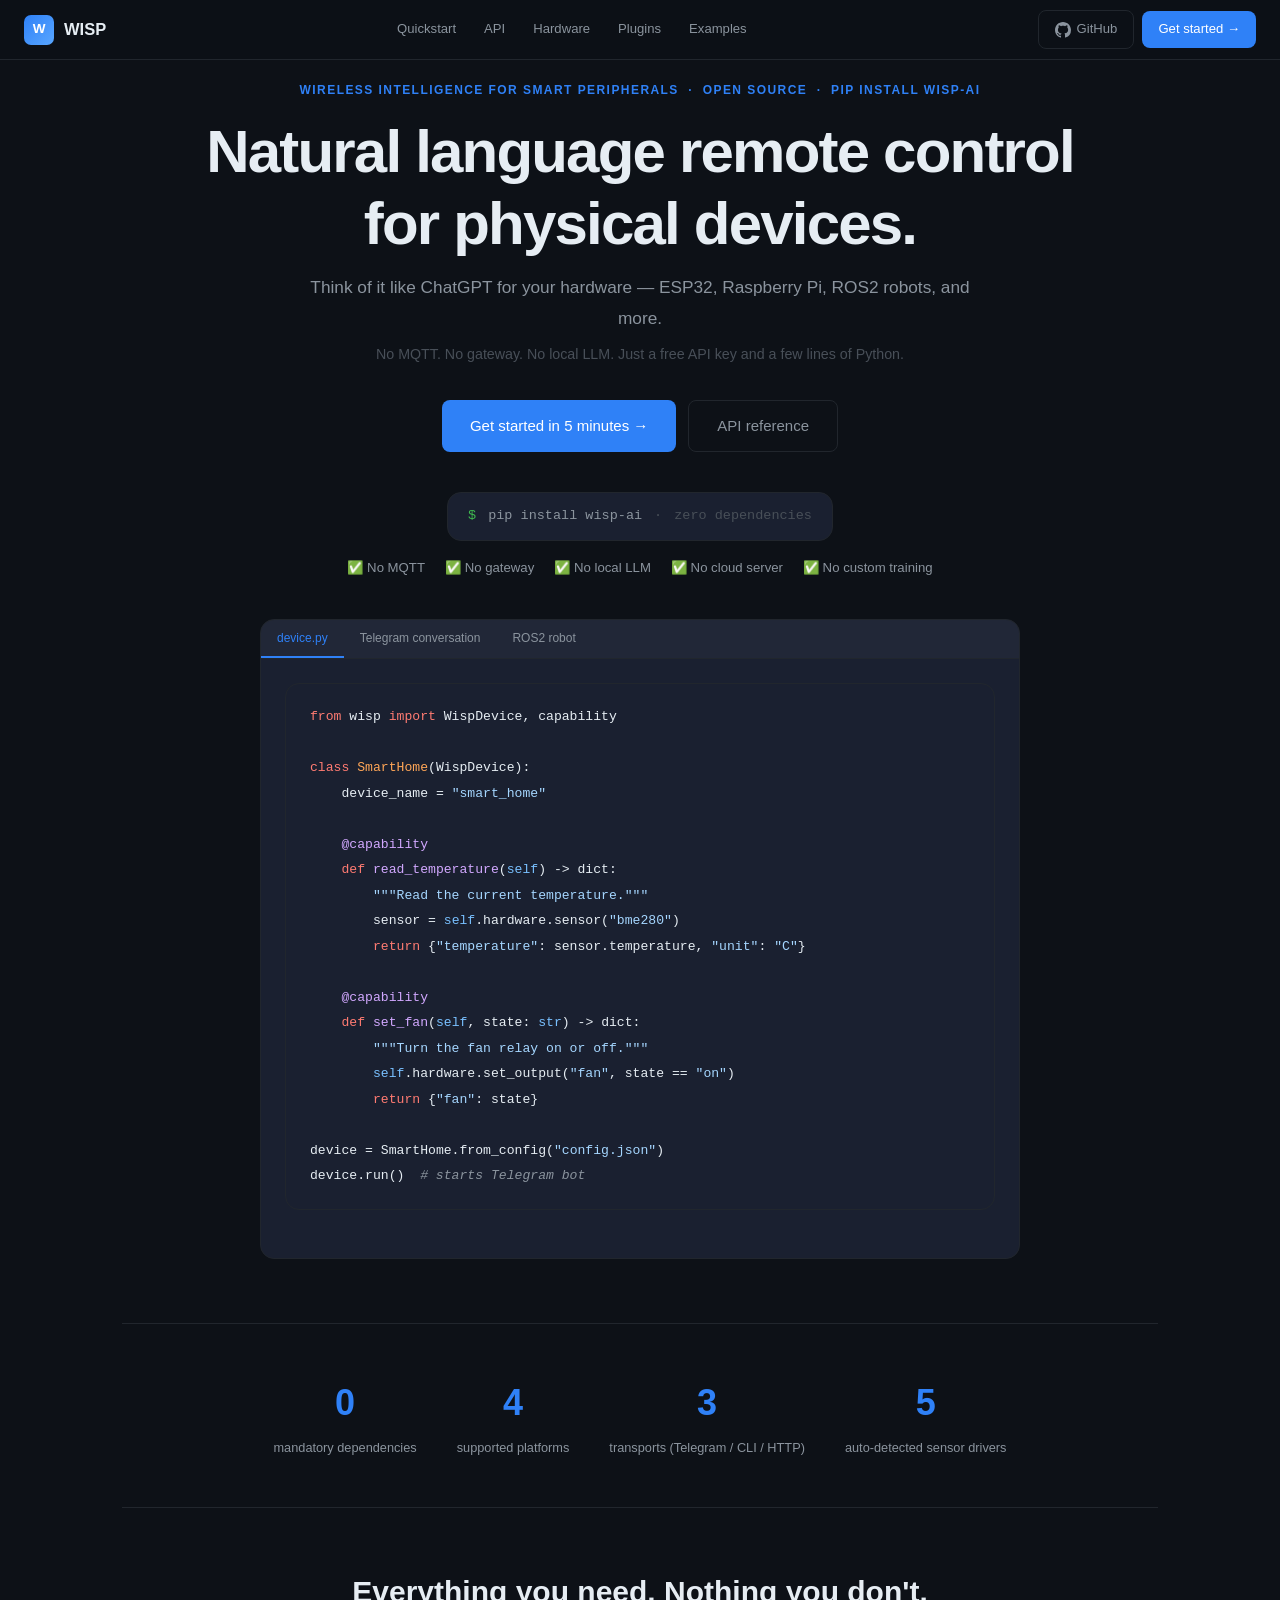
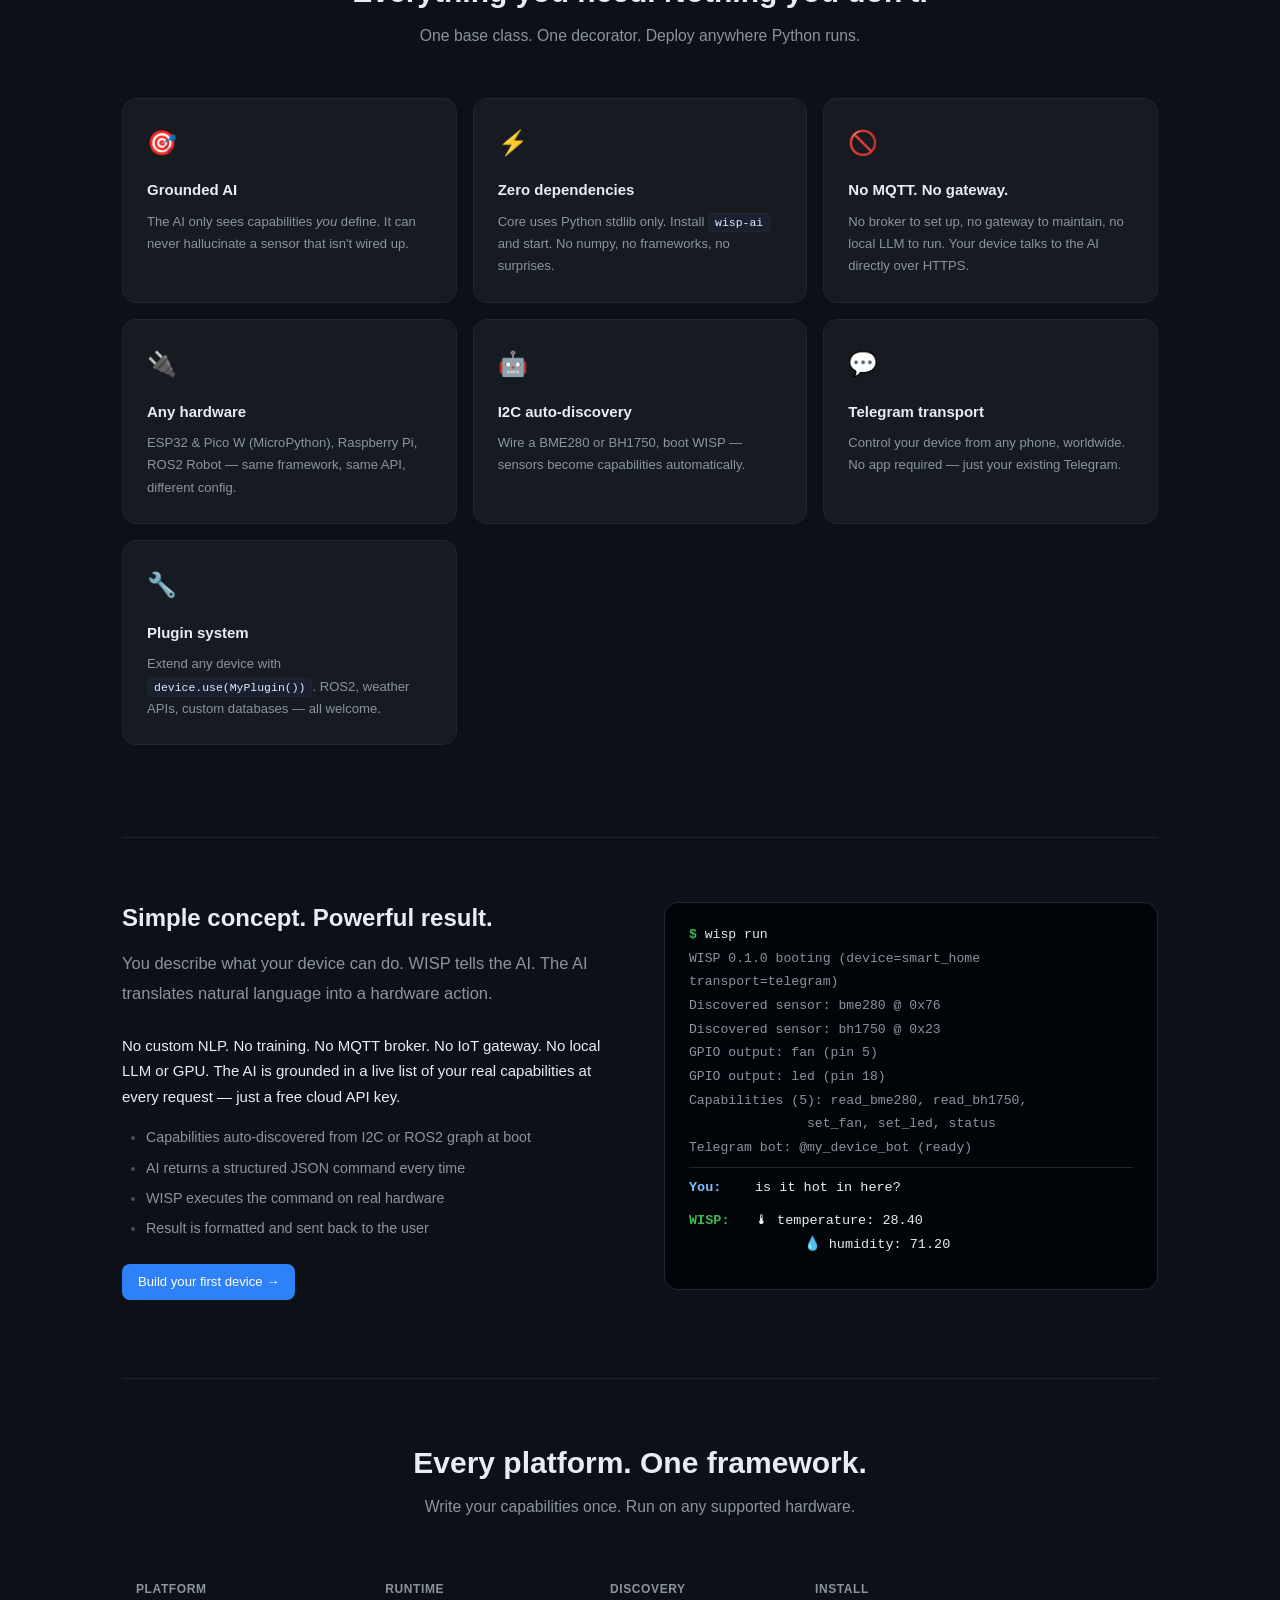
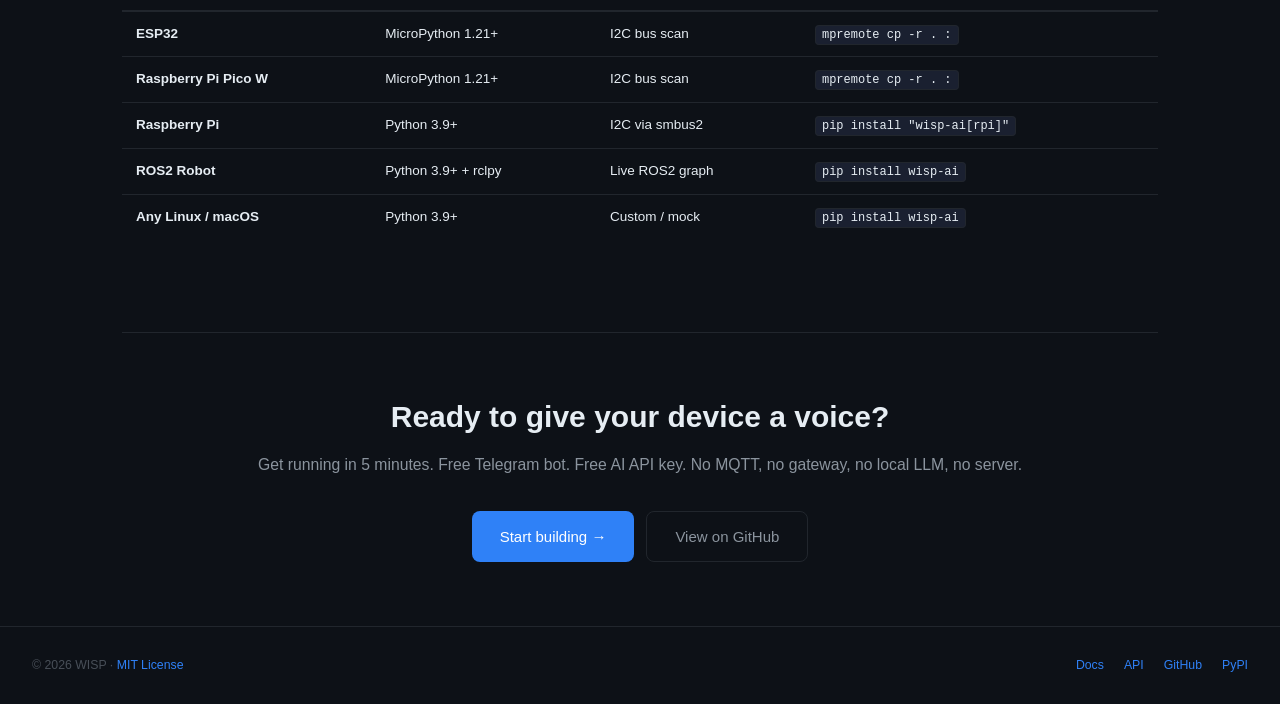
<file: docs/index.html>
<!DOCTYPE html>
<html lang="en">
<head>
  <meta charset="UTF-8"/>
  <meta name="viewport" content="width=device-width, initial-scale=1"/>
  <title>WISP — Wireless Intelligence for Smart Peripherals</title>
  <meta name="description" content="ChatGPT for your ESP32, Raspberry Pi, and robot. Control any device with natural language via Telegram — no MQTT, no gateway, no local LLM needed."/>
  <link rel="stylesheet" href="style.css"/>
  <link rel="icon" href="data:image/svg+xml,<svg xmlns='http://www.w3.org/2000/svg' viewBox='0 0 32 32'><rect width='32' height='32' rx='7' fill='%232f81f7'/><text x='9' y='24' font-size='20' font-weight='900' fill='white' font-family='Arial'>W</text></svg>"/>
  <style>
    /* Landing-page only: no sidebar layout */
    .landing { max-width: 1100px; margin: 0 auto; padding: 0 32px; }
    .full-hero { padding: 80px 0 64px; text-align: center; }
    .full-hero h1 { font-size: 4rem; }
    .section { padding: 64px 0; border-top: 1px solid var(--border); }
    .section-header { text-align: center; margin-bottom: 48px; }
    .section-header h2 { font-size: 2rem; border: none; margin: 0 0 12px; padding: 0; }
    .section-header p { color: var(--text-muted); font-size: 1.05rem; }
    .split { display: grid; grid-template-columns: 1fr 1fr; gap: 48px; align-items: start; }
    .split-text h2 { border: none; margin: 0 0 16px; padding: 0; font-size: 1.6rem; }
    .stat-row { display: flex; gap: 40px; justify-content: center; flex-wrap: wrap; padding: 48px 0; border-top: 1px solid var(--border); }
    .stat { text-align: center; }
    .stat-val { font-size: 2.4rem; font-weight: 900; color: var(--accent); }
    .stat-label { font-size: 0.85rem; color: var(--text-muted); margin-top: 4px; }
    @media (max-width: 800px) { .split { grid-template-columns: 1fr; } .full-hero h1 { font-size: 2.5rem; } }
    @media (max-width: 600px) { .landing { padding: 0 16px; } .full-hero { padding: 48px 0 40px; } .full-hero h1 { font-size: 2rem; } }
  </style>
</head>
<body>

<!-- TOP BAR -->
<header class="topbar">
  <button class="hamburger" id="hamburger" aria-label="Menu">☰</button>
  <a href="index.html" class="topbar-brand">
    <div class="brand-logo">W</div>
    WISP
  </a>
  <nav class="topbar-nav">
    <a href="quickstart.html">Quickstart</a>
    <a href="api.html">API</a>
    <a href="hardware.html">Hardware</a>
    <a href="plugins.html">Plugins</a>
    <a href="examples.html">Examples</a>
  </nav>
  <div class="topbar-actions" style="margin-left:auto;">
    <a class="btn btn-ghost" href="https://github.com/shaik-shahansha/wisp" target="_blank">
      <svg width="16" height="16" viewBox="0 0 16 16" fill="currentColor"><path d="M8 0C3.58 0 0 3.58 0 8c0 3.54 2.29 6.53 5.47 7.59.4.07.55-.17.55-.38 0-.19-.01-.82-.01-1.49-2.01.37-2.53-.49-2.69-.94-.09-.23-.48-.94-.82-1.13-.28-.15-.68-.52-.01-.53.63-.01 1.08.58 1.23.82.72 1.21 1.87.87 2.33.66.07-.52.28-.87.51-1.07-1.78-.2-3.64-.89-3.64-3.95 0-.87.31-1.59.82-2.15-.08-.2-.36-1.02.08-2.12 0 0 .67-.21 2.2.82.64-.18 1.32-.27 2-.27.68 0 1.36.09 2 .27 1.53-1.04 2.2-.82 2.2-.82.44 1.1.16 1.92.08 2.12.51.56.82 1.27.82 2.15 0 3.07-1.87 3.75-3.65 3.95.29.25.54.73.54 1.48 0 1.07-.01 1.93-.01 2.2 0 .21.15.46.55.38A8.013 8.013 0 0016 8c0-4.42-3.58-8-8-8z"/></svg>
      GitHub
    </a>
    <a class="btn btn-primary" href="quickstart.html">Get started →</a>
  </div>
</header>

<!-- Overlay for mobile sidebar -->
<div id="overlay" style="display:none;position:fixed;inset:0;background:rgba(0,0,0,0.6);z-index:89;"
     onclick="document.getElementById('sidebar')?.classList.remove('open');this.style.display='none'"></div>

<main>
<div class="landing">

  <!-- HERO -->
  <section class="full-hero">
    <div class="hero-eyebrow">Wireless Intelligence for Smart Peripherals &nbsp;·&nbsp; Open Source &nbsp;·&nbsp; pip install wisp-ai</div>
    <h1>
      Natural language remote control<br/>
      <span>for physical devices.</span>
    </h1>
    <p class="tagline" style="font-size:1.15rem;color:var(--text-muted);max-width:660px;margin:0 auto 8px;line-height:1.8;">
      Think of it like ChatGPT for your hardware &mdash; ESP32, Raspberry Pi, ROS2 robots, and more.
    </p>
    <p style="font-size:0.95rem;color:var(--text-dim);max-width:620px;margin:0 auto 32px;line-height:1.8;">
      No MQTT. No gateway. No local LLM. Just a free API key and a few lines of Python.
    </p>
    <div class="hero-actions">
      <a class="btn btn-primary" href="quickstart.html" style="padding:12px 28px;font-size:1rem;">Get started in 5 minutes →</a>
      <a class="btn btn-ghost" href="api.html" style="padding:12px 28px;font-size:1rem;">API reference</a>
    </div>

    <!-- Install strip -->
    <div style="display:inline-flex;align-items:center;gap:12px;background:var(--bg-code);border:1px solid var(--border);border-radius:var(--radius-lg);padding:12px 20px;font-family:var(--font-mono);font-size:0.9rem;color:var(--text-muted);margin-bottom:16px;">
      <span style="color:var(--accent2);">$</span>
      <span>pip install wisp-ai</span>
      <span style="color:var(--text-dim);">·</span>
      <span style="color:var(--text-dim);">zero dependencies</span>
    </div>
    <div style="display:flex;gap:20px;justify-content:center;flex-wrap:wrap;font-size:0.88rem;color:var(--text-muted);margin-bottom:40px;">
      <span>✅ No MQTT</span>
      <span>✅ No gateway</span>
      <span>✅ No local LLM</span>
      <span>✅ No cloud server</span>
      <span>✅ No custom training</span>
    </div>

    <!-- Code demo tabs -->
    <div class="hero-code" style="max-width:760px;margin:0 auto;">
      <div class="hero-code-tabs">
        <div class="hct active" data-target="#pane-device">device.py</div>
        <div class="hct" data-target="#pane-chat">Telegram conversation</div>
        <div class="hct" data-target="#pane-ros2">ROS2 robot</div>
      </div>

      <!-- Pane 1 — device.py -->
      <div id="pane-device" class="hero-pane active" style="padding:24px;">
<pre><code><span class="kw">from</span> wisp <span class="kw">import</span> WispDevice, capability

<span class="kw">class</span> <span class="cl">SmartHome</span>(WispDevice):
    device_name <span class="op">=</span> <span class="st">"smart_home"</span>

    <span class="fn">@capability</span>
    <span class="kw">def</span> <span class="fn">read_temperature</span>(<span class="bi">self</span>) <span class="op">-></span> dict:
        <span class="st">"""Read the current temperature."""</span>
        sensor <span class="op">=</span> <span class="bi">self</span>.hardware.sensor(<span class="st">"bme280"</span>)
        <span class="kw">return</span> {<span class="st">"temperature"</span>: sensor.temperature, <span class="st">"unit"</span>: <span class="st">"C"</span>}

    <span class="fn">@capability</span>
    <span class="kw">def</span> <span class="fn">set_fan</span>(<span class="bi">self</span>, state: <span class="bi">str</span>) <span class="op">-></span> dict:
        <span class="st">"""Turn the fan relay on or off."""</span>
        <span class="bi">self</span>.hardware.set_output(<span class="st">"fan"</span>, state <span class="op">==</span> <span class="st">"on"</span>)
        <span class="kw">return</span> {<span class="st">"fan"</span>: state}

device <span class="op">=</span> SmartHome.from_config(<span class="st">"config.json"</span>)
device.run()  <span class="cm"># starts Telegram bot</span></code></pre>
      </div>

      <!-- Pane 2 — Chat -->
      <div id="pane-chat" class="hero-pane" style="padding:24px;">
        <div class="console" style="margin:0;">
          <div class="chat-line chat-you"><span class="who">You:</span><span>what is the temperature?</span></div>
          <div class="chat-line chat-wisp"><span class="who">WISP:</span><span>🌡 temperature: 24.30<br>&nbsp;&nbsp;&nbsp;&nbsp;&nbsp;&nbsp;unit: C</span></div>
          <div style="margin:12px 0;"></div>
          <div class="chat-line chat-you"><span class="who">You:</span><span>turn on the fan</span></div>
          <div class="chat-line chat-wisp"><span class="who">WISP:</span><span>✅ fan: on</span></div>
          <div style="margin:12px 0;"></div>
          <div class="chat-line chat-you"><span class="who">You:</span><span>take a photo</span></div>
          <div class="chat-line chat-err"><span class="who">WISP:</span><span>❌ No camera capability. I have: read_temperature, set_fan</span></div>
        </div>
      </div>

      <!-- Pane 3 — ROS2 -->
      <div id="pane-ros2" class="hero-pane" style="padding:24px;">
<pre><code><span class="kw">from</span> wisp <span class="kw">import</span> WispDevice
<span class="kw">from</span> wisp.plugins.ros2 <span class="kw">import</span> ROS2Plugin

<span class="kw">class</span> <span class="cl">MyRobot</span>(WispDevice):
    device_name <span class="op">=</span> <span class="st">"turtlebot3"</span>

device <span class="op">=</span> MyRobot.from_config(<span class="st">"config.json"</span>)
device.use(<span class="fn">ROS2Plugin</span>())  <span class="cm"># scans live ROS2 graph</span>
device.run()            <span class="cm"># auto-discovers: movement, lidar, battery…</span></code></pre>
      </div>
    </div>
  </section>

  <!-- STATS -->
  <div class="stat-row">
    <div class="stat"><div class="stat-val">0</div><div class="stat-label">mandatory dependencies</div></div>
    <div class="stat"><div class="stat-val">4</div><div class="stat-label">supported platforms</div></div>
    <div class="stat"><div class="stat-val">3</div><div class="stat-label">transports (Telegram / CLI / HTTP)</div></div>
    <div class="stat"><div class="stat-val">5</div><div class="stat-label">auto-detected sensor drivers</div></div>
  </div>

  <!-- FEATURES -->
  <section class="section">
    <div class="section-header">
      <h2>Everything you need. Nothing you don't.</h2>
      <p>One base class. One decorator. Deploy anywhere Python runs.</p>
    </div>
    <div class="card-grid">
      <div class="feature-card">
        <div class="icon">🎯</div>
        <h3>Grounded AI</h3>
        <p>The AI only sees capabilities <em>you</em> define. It can never hallucinate a sensor that isn't wired up.</p>
      </div>
      <div class="feature-card">
        <div class="icon">⚡️</div>
        <h3>Zero dependencies</h3>
        <p>Core uses Python stdlib only. Install <code>wisp-ai</code> and start. No numpy, no frameworks, no surprises.</p>
      </div>
      <div class="feature-card">
        <div class="icon">🚫</div>
        <h3>No MQTT. No gateway.</h3>
        <p>No broker to set up, no gateway to maintain, no local LLM to run. Your device talks to the AI directly over HTTPS.</p>
      </div>
      <div class="feature-card">
        <div class="icon">🔌</div>
        <h3>Any hardware</h3>
        <p>ESP32 &amp; Pico W (MicroPython), Raspberry Pi, ROS2 Robot — same framework, same API, different config.</p>
      </div>
      <div class="feature-card">
        <div class="icon">🤖</div>
        <h3>I2C auto-discovery</h3>
        <p>Wire a BME280 or BH1750, boot WISP — sensors become capabilities automatically.</p>
      </div>
      <div class="feature-card">
        <div class="icon">💬</div>
        <h3>Telegram transport</h3>
        <p>Control your device from any phone, worldwide. No app required — just your existing Telegram.</p>
      </div>
      <div class="feature-card">
        <div class="icon">🔧</div>
        <h3>Plugin system</h3>
        <p>Extend any device with <code>device.use(MyPlugin())</code>. ROS2, weather APIs, custom databases — all welcome.</p>
      </div>
    </div>
  </section>

  <!-- HOW IT WORKS -->
  <section class="section">
    <div class="split">
      <div class="split-text">
        <h2>Simple concept. Powerful result.</h2>
        <p class="lead">You describe what your device can do. WISP tells the AI. The AI translates natural language into a hardware action.</p>
        <p>No custom NLP. No training. No MQTT broker. No IoT gateway. No local LLM or GPU. The AI is grounded in a live list of your real capabilities at every request — just a free cloud API key.</p>
        <ul style="color:var(--text-muted);font-size:0.95rem;margin-top:16px;">
          <li>Capabilities auto-discovered from I2C or ROS2 graph at boot</li>
          <li>AI returns a structured JSON command every time</li>
          <li>WISP executes the command on real hardware</li>
          <li>Result is formatted and sent back to the user</li>
        </ul>
        <div style="margin-top:24px;">
          <a href="quickstart.html" class="btn btn-primary">Build your first device →</a>
        </div>
      </div>
      <div>
        <div class="console">
          <div><span class="prompt">$</span> <span class="cmd">wisp run</span></div>
          <div class="out">WISP 0.1.0 booting  (device=smart_home  transport=telegram)</div>
          <div class="out">  Discovered sensor: bme280  @ 0x76</div>
          <div class="out">  Discovered sensor: bh1750  @ 0x23</div>
          <div class="out">  GPIO output: fan  (pin 5)</div>
          <div class="out">  GPIO output: led  (pin 18)</div>
          <div class="out">Capabilities (5): read_bme280, read_bh1750,</div>
          <div class="out">&nbsp;&nbsp;&nbsp;&nbsp;&nbsp;&nbsp;&nbsp;&nbsp;&nbsp;&nbsp;&nbsp;&nbsp;&nbsp;&nbsp;&nbsp;set_fan, set_led, status</div>
          <div class="out">Telegram bot: @my_device_bot  (ready)</div>
          <div style="margin:8px 0;border-top:1px solid var(--border);"></div>
          <div class="chat-line chat-you" style="margin-bottom:8px;"><span class="who">You:</span><span>is it hot in here?</span></div>
          <div class="chat-line chat-wisp"><span class="who">WISP:</span><span>🌡 temperature: 28.40<br>&nbsp;&nbsp;&nbsp;&nbsp;&nbsp;&nbsp;💧 humidity: 71.20</span></div>
        </div>
      </div>
    </div>
  </section>

  <!-- PLATFORMS -->
  <section class="section">
    <div class="section-header">
      <h2>Every platform. One framework.</h2>
      <p>Write your capabilities once. Run on any supported hardware.</p>
    </div>
    <table>
      <thead>
        <tr><th>Platform</th><th>Runtime</th><th>Discovery</th><th>Install</th></tr>
      </thead>
      <tbody>
        <tr>
          <td><strong>ESP32</strong></td>
          <td>MicroPython 1.21+</td>
          <td>I2C bus scan</td>
          <td><code>mpremote cp -r . :</code></td>
        </tr>
        <tr>
          <td><strong>Raspberry Pi Pico W</strong></td>
          <td>MicroPython 1.21+</td>
          <td>I2C bus scan</td>
          <td><code>mpremote cp -r . :</code></td>
        </tr>
        <tr>
          <td><strong>Raspberry Pi</strong></td>
          <td>Python 3.9+</td>
          <td>I2C via smbus2</td>
          <td><code>pip install "wisp-ai[rpi]"</code></td>
        </tr>
        <tr>
          <td><strong>ROS2 Robot</strong></td>
          <td>Python 3.9+ + rclpy</td>
          <td>Live ROS2 graph</td>
          <td><code>pip install wisp-ai</code></td>
        </tr>
        <tr>
          <td><strong>Any Linux / macOS</strong></td>
          <td>Python 3.9+</td>
          <td>Custom / mock</td>
          <td><code>pip install wisp-ai</code></td>
        </tr>
      </tbody>
    </table>
  </section>

  <!-- CTA -->
  <section class="section" style="text-align:center;border-bottom:none;">
    <h2 style="border:none;padding:0;margin:0 0 16px;font-size:2rem;">Ready to give your device a voice?</h2>
    <p style="color:var(--text-muted);font-size:1.05rem;margin-bottom:32px;">Get running in 5 minutes. Free Telegram bot. Free AI API key. No MQTT, no gateway, no local LLM, no server.</p>
    <div style="display:flex;gap:12px;justify-content:center;flex-wrap:wrap;">
      <a class="btn btn-primary" href="quickstart.html" style="padding:12px 28px;font-size:1rem;">Start building →</a>
      <a class="btn btn-ghost" href="https://github.com/shaik-shahansha/wisp" target="_blank" style="padding:12px 28px;font-size:1rem;">View on GitHub</a>
    </div>
  </section>

</div>
</main>

<!-- FOOTER -->
<footer style="border-top:1px solid var(--border);padding:28px 32px;display:flex;align-items:center;justify-content:space-between;font-size:0.82rem;color:var(--text-dim);flex-wrap:wrap;gap:12px;">
  <div>© 2026 WISP · <a href="https://github.com/shaik-shahansha/wisp/blob/main/LICENSE" target="_blank">MIT License</a></div>
  <div style="display:flex;gap:20px;">
    <a href="quickstart.html">Docs</a>
    <a href="api.html">API</a>
    <a href="https://github.com/shaik-shahansha/wisp" target="_blank">GitHub</a>
    <a href="https://pypi.org/project/wisp-ai/" target="_blank">PyPI</a>
  </div>
</footer>

<script src="nav.js"></script>
</body>
</html>
</file>
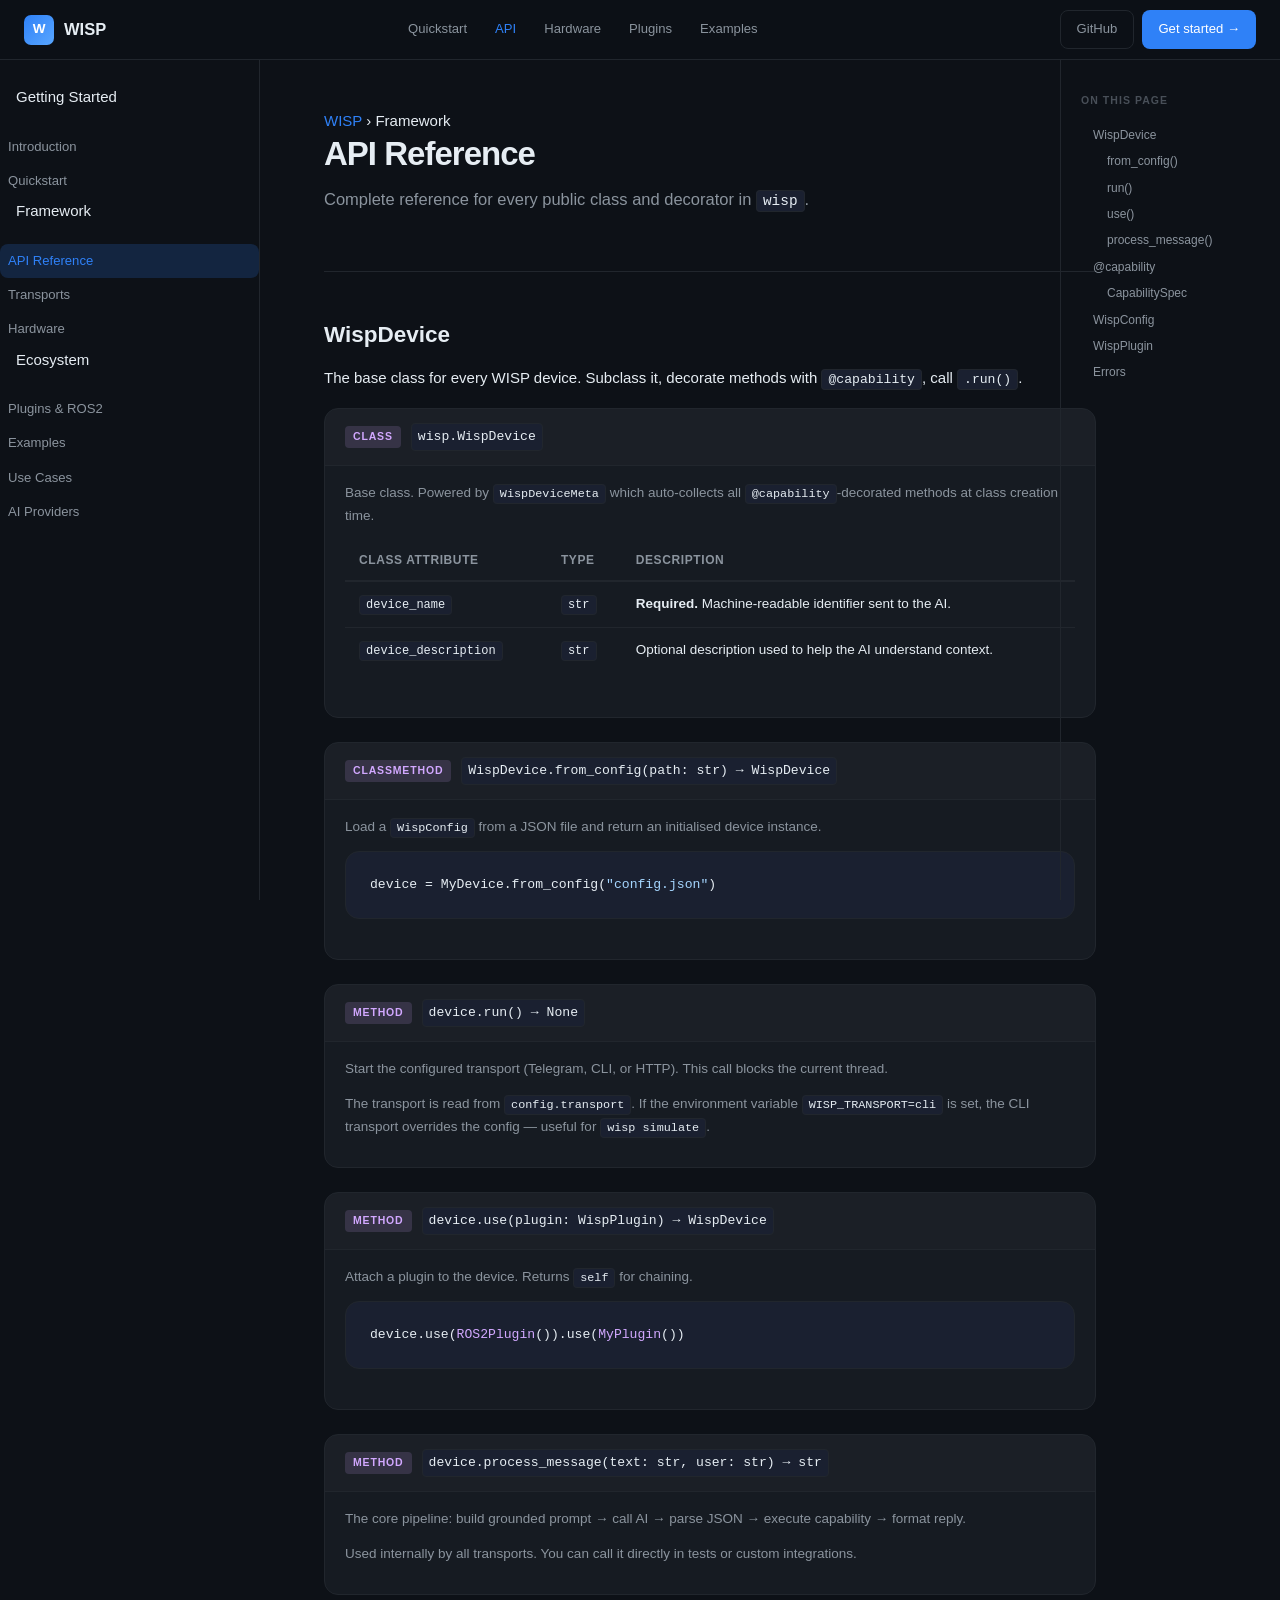
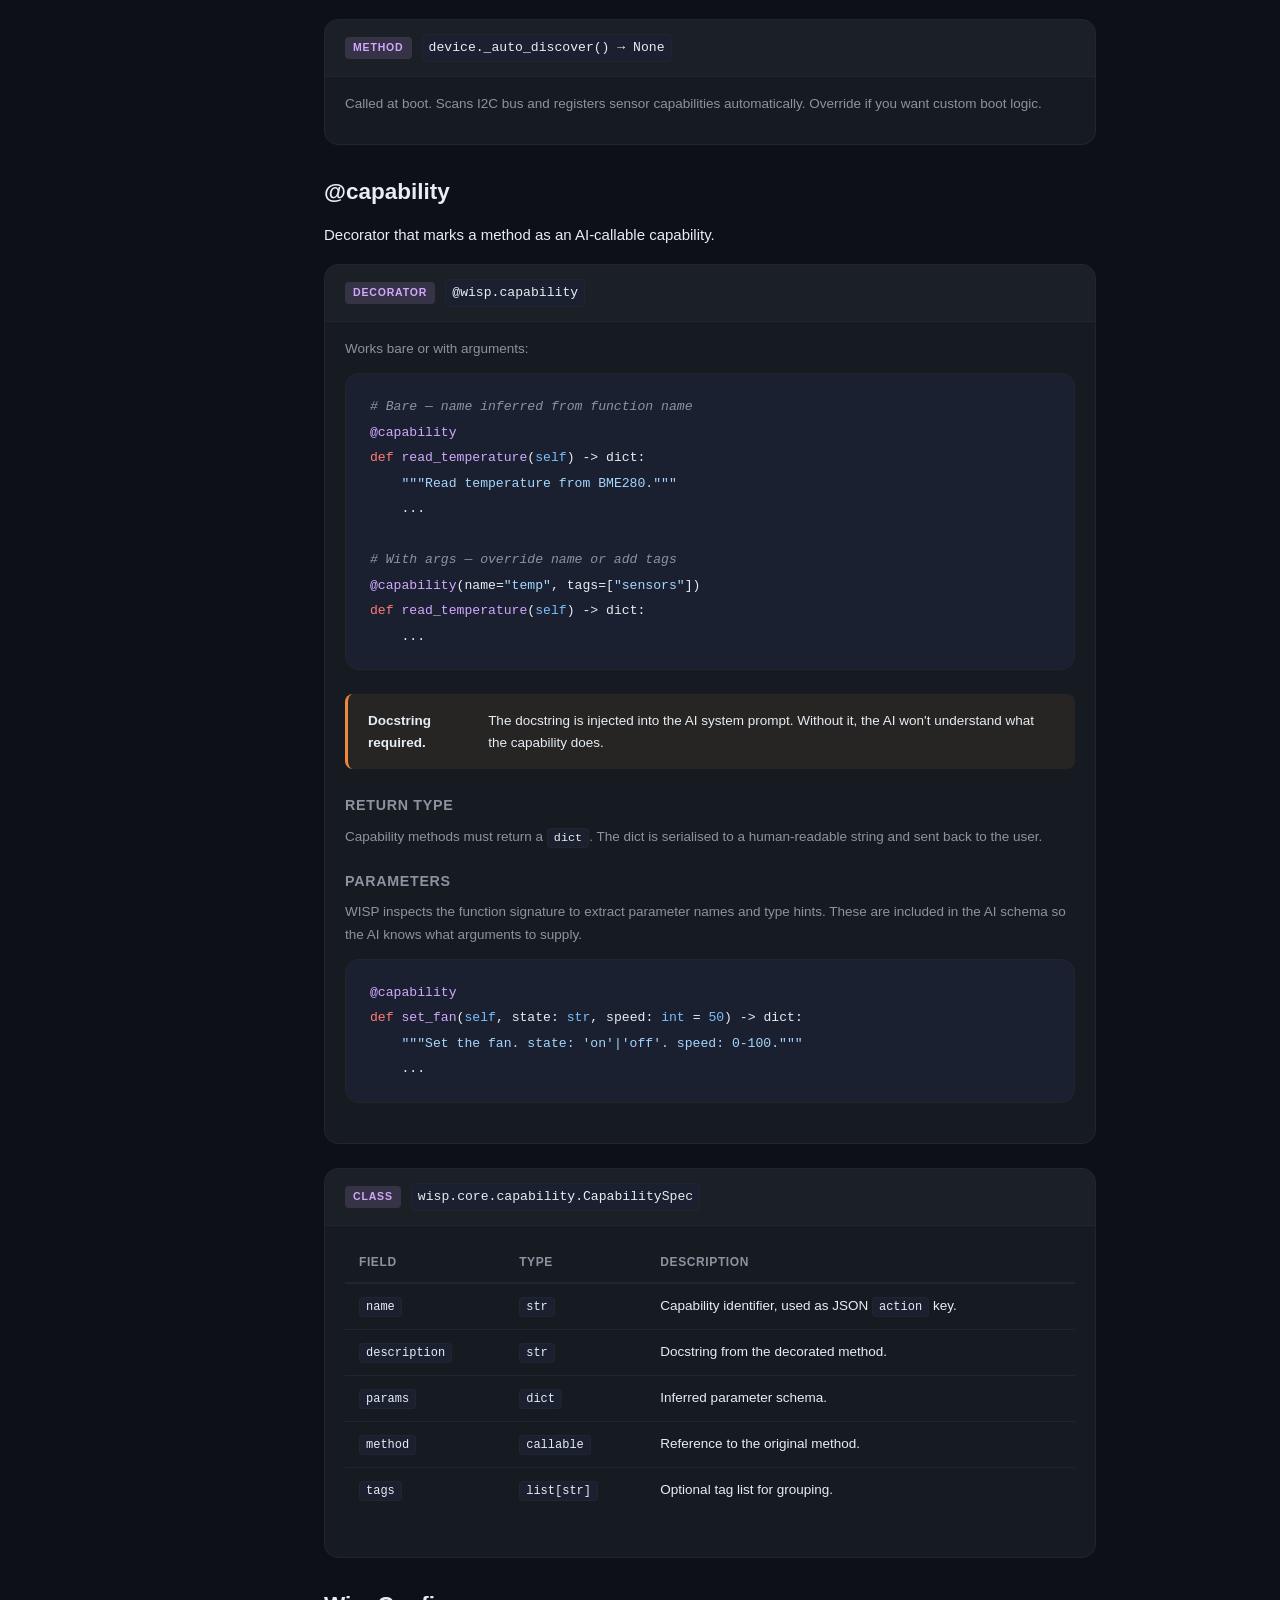
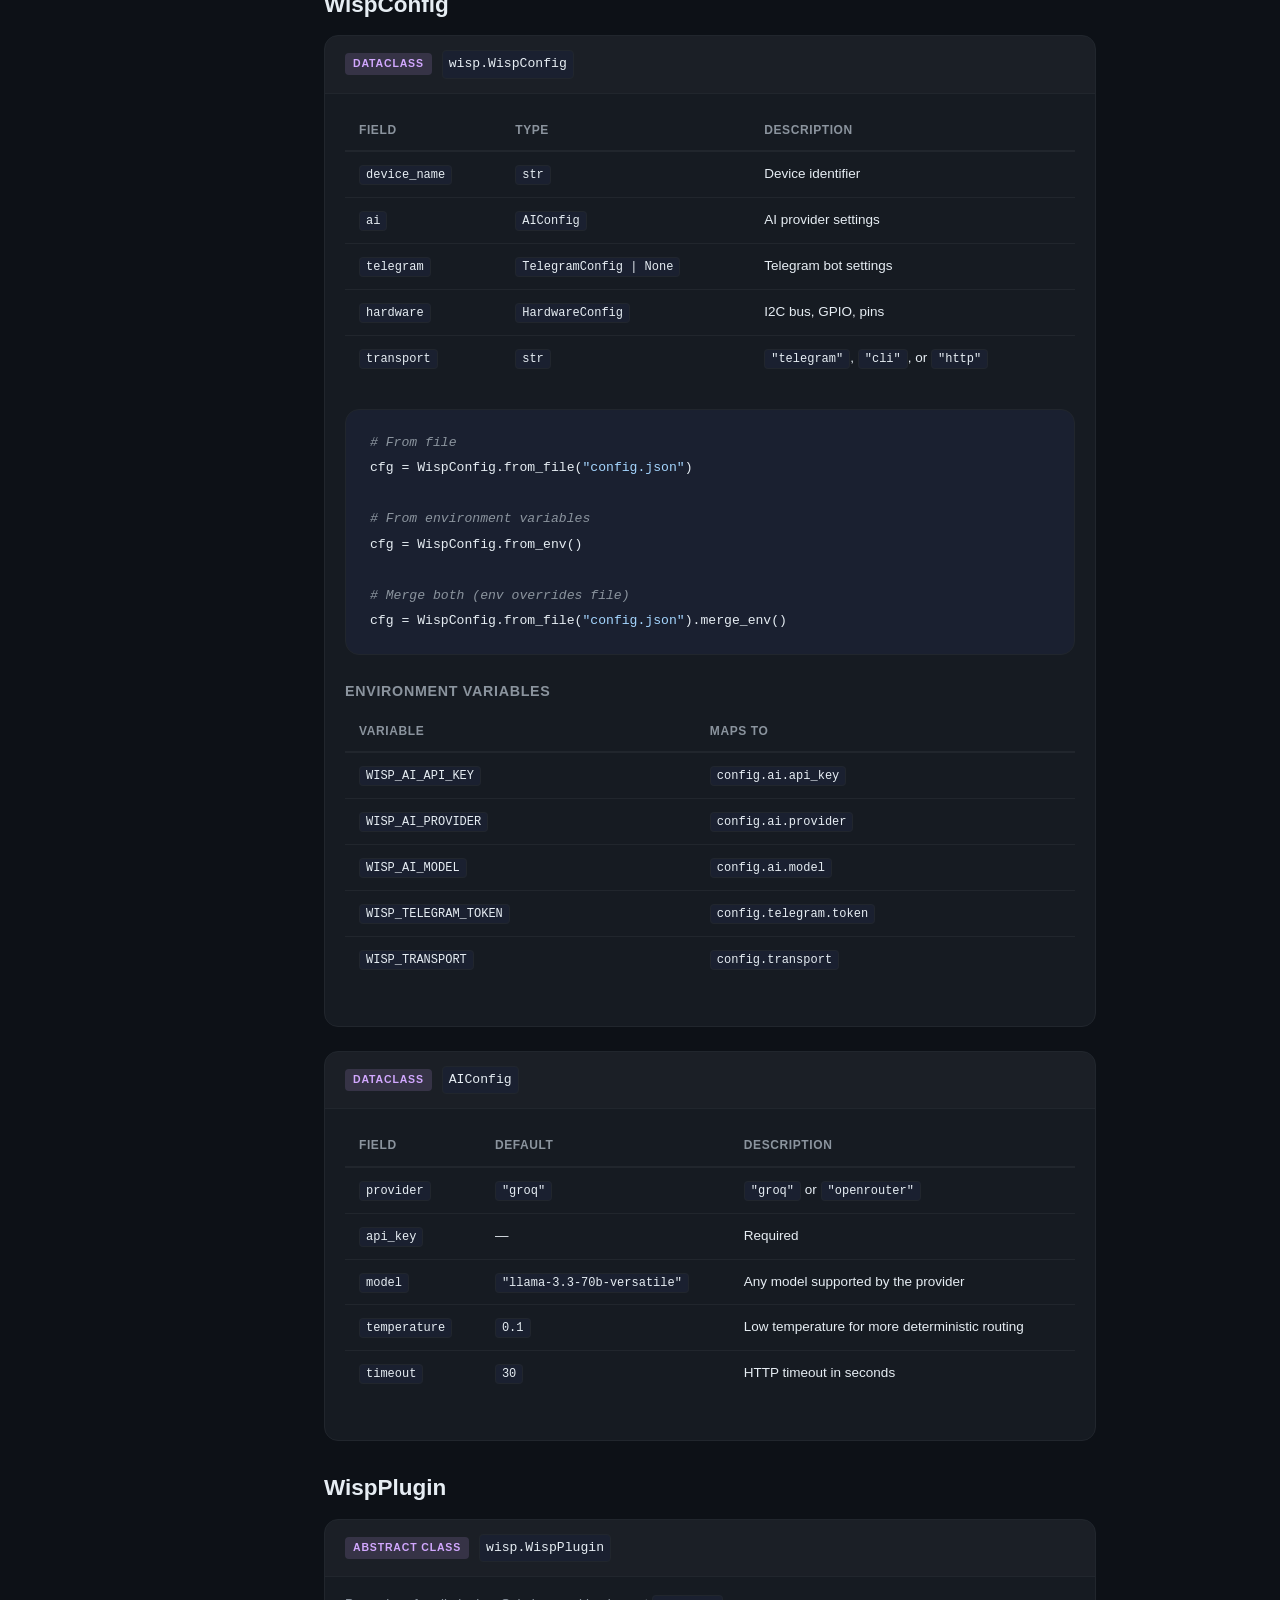
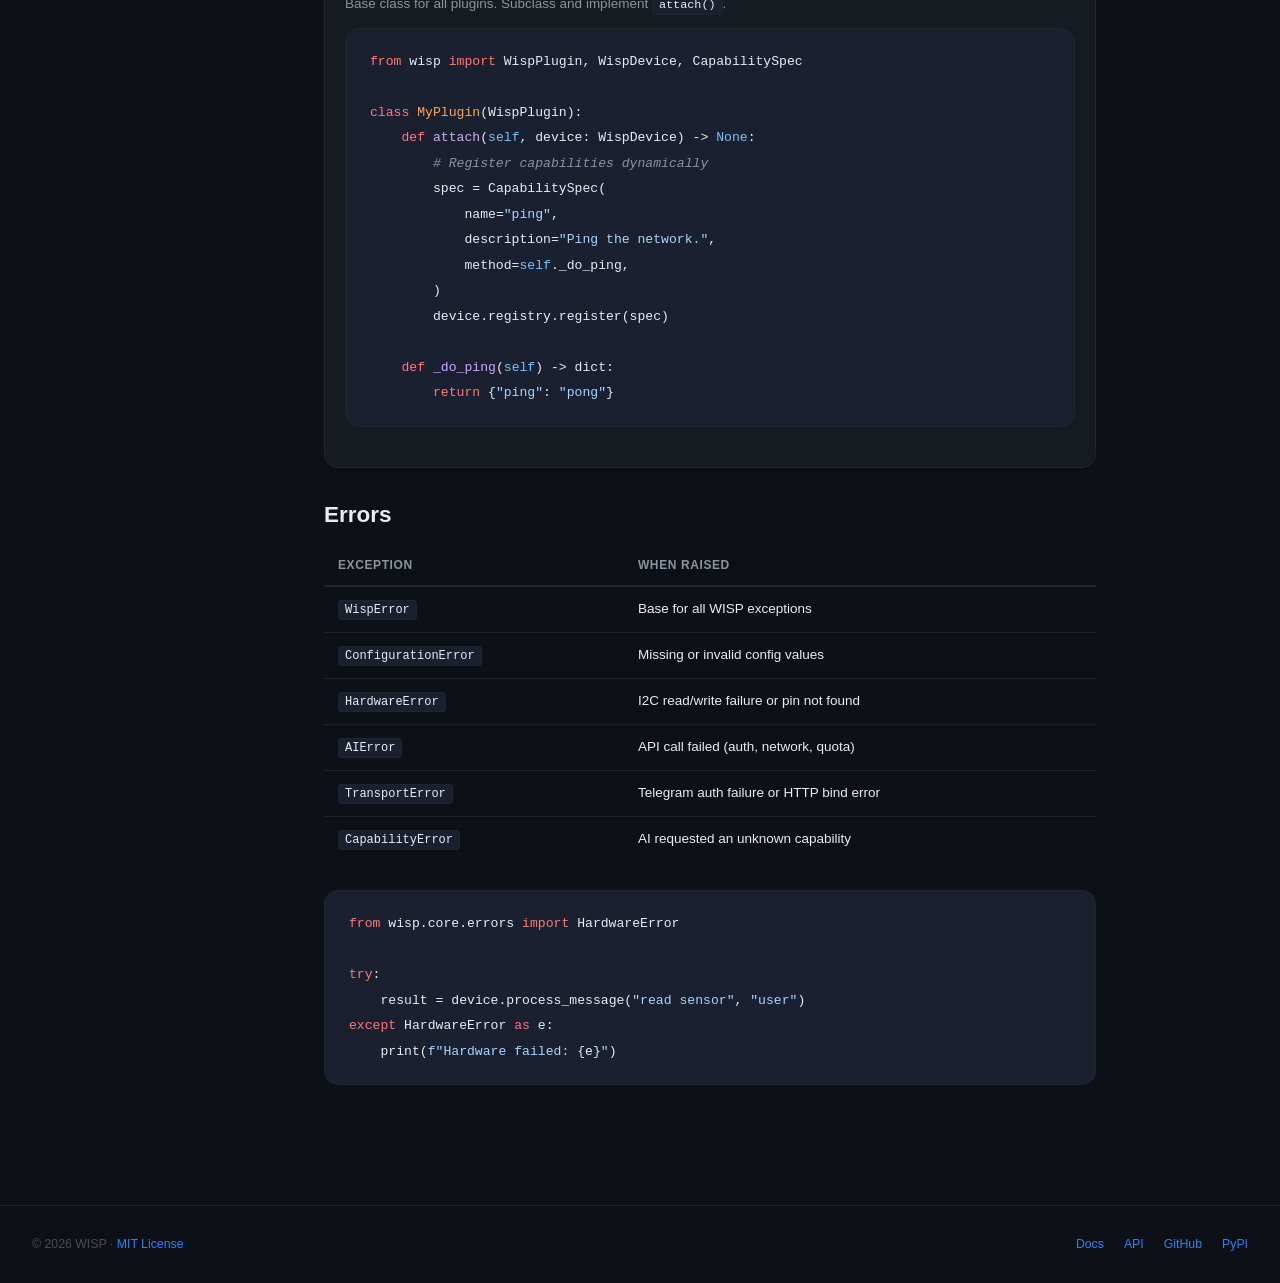
<file: docs/api.html>
<!DOCTYPE html>
<html lang="en">
<head>
  <meta charset="UTF-8"/>
  <meta name="viewport" content="width=device-width, initial-scale=1"/>
  <title>API Reference — WISP</title>
  <meta name="description" content="Full API reference for WispDevice, @capability, WispConfig, WispPlugin, transports, and hardware layers."/>
  <link rel="stylesheet" href="style.css"/>
  <link rel="icon" href="data:image/svg+xml,<svg xmlns='http://www.w3.org/2000/svg' viewBox='0 0 32 32'><rect width='32' height='32' rx='7' fill='%232f81f7'/><text x='9' y='24' font-size='20' font-weight='900' fill='white' font-family='Arial'>W</text></svg>"/>
</head>
<body>

<header class="topbar">
  <button class="hamburger" id="hamburger" aria-label="Menu">☰</button>
  <a href="index.html" class="topbar-brand"><div class="brand-logo">W</div>WISP</a>
  <nav class="topbar-nav">
    <a href="quickstart.html">Quickstart</a>
    <a href="api.html" class="active">API</a>
    <a href="hardware.html">Hardware</a>
    <a href="plugins.html">Plugins</a>
    <a href="examples.html">Examples</a>
  </nav>
  <div style="margin-left:auto;display:flex;gap:8px;">
    <a class="btn btn-ghost" href="https://github.com/shaik-shahansha/wisp" target="_blank">GitHub</a>
    <a class="btn btn-primary" href="quickstart.html">Get started →</a>
  </div>
</header>

<div id="overlay" style="display:none;position:fixed;inset:0;background:rgba(0,0,0,0.6);z-index:89;"
     onclick="document.getElementById('sidebar')?.classList.remove('open');this.style.display='none'"></div>

<div class="layout">
  <aside class="sidebar" id="sidebar">
    <div class="sidebar-section">Getting Started</div>
    <a href="index.html" class="sidebar-link">Introduction</a>
    <a href="quickstart.html" class="sidebar-link">Quickstart</a>
    <div class="sidebar-section">Framework</div>
    <a href="api.html" class="sidebar-link active">API Reference</a>
    <a href="transports.html" class="sidebar-link">Transports</a>
    <a href="hardware.html" class="sidebar-link">Hardware</a>
    <div class="sidebar-section">Ecosystem</div>
    <a href="plugins.html" class="sidebar-link">Plugins &amp; ROS2</a>
    <a href="examples.html" class="sidebar-link">Examples</a>
    <a href="usecases.html" class="sidebar-link">Use Cases</a>
    <a href="providers.html" class="sidebar-link">AI Providers</a>
  </aside>

  <article class="content">
    <header class="page-header">
      <div class="breadcrumb"><a href="index.html">WISP</a> › Framework</div>
      <h1>API Reference</h1>
      <p class="lead">Complete reference for every public class and decorator in <code>wisp</code>.</p>
    </header>

    <!-- WispDevice -->
    <section id="wispdevice">
      <h2>WispDevice</h2>
      <p>The base class for every WISP device. Subclass it, decorate methods with <code>@capability</code>, call <code>.run()</code>.</p>

      <div class="api-entry" id="wispdevice-classattrs">
        <div class="api-header">
          <span class="api-kind">class</span>
          <code>wisp.WispDevice</code>
        </div>
        <div class="api-body">
          <p>Base class. Powered by <code>WispDeviceMeta</code> which auto-collects all <code>@capability</code>-decorated methods at class creation time.</p>
          <table>
            <thead><tr><th>Class attribute</th><th>Type</th><th>Description</th></tr></thead>
            <tbody>
              <tr><td><code>device_name</code></td><td><code>str</code></td><td><strong>Required.</strong> Machine-readable identifier sent to the AI.</td></tr>
              <tr><td><code>device_description</code></td><td><code>str</code></td><td>Optional description used to help the AI understand context.</td></tr>
            </tbody>
          </table>
        </div>
      </div>

      <div class="api-entry" id="from-config">
        <div class="api-header">
          <span class="api-kind">classmethod</span>
          <code>WispDevice.from_config(path: str) → WispDevice</code>
        </div>
        <div class="api-body">
          <p>Load a <code>WispConfig</code> from a JSON file and return an initialised device instance.</p>
<pre><code>device <span class="op">=</span> MyDevice.from_config(<span class="st">"config.json"</span>)</code></pre>
        </div>
      </div>

      <div class="api-entry" id="run">
        <div class="api-header">
          <span class="api-kind">method</span>
          <code>device.run() → None</code>
        </div>
        <div class="api-body">
          <p>Start the configured transport (Telegram, CLI, or HTTP). This call blocks the current thread.</p>
          <p>The transport is read from <code>config.transport</code>. If the environment variable <code>WISP_TRANSPORT=cli</code> is set, the CLI transport overrides the config — useful for <code>wisp simulate</code>.</p>
        </div>
      </div>

      <div class="api-entry" id="use">
        <div class="api-header">
          <span class="api-kind">method</span>
          <code>device.use(plugin: WispPlugin) → WispDevice</code>
        </div>
        <div class="api-body">
          <p>Attach a plugin to the device. Returns <code>self</code> for chaining.</p>
<pre><code>device.use(<span class="fn">ROS2Plugin</span>()).use(<span class="fn">MyPlugin</span>())</code></pre>
        </div>
      </div>

      <div class="api-entry" id="process-message">
        <div class="api-header">
          <span class="api-kind">method</span>
          <code>device.process_message(text: str, user: str) → str</code>
        </div>
        <div class="api-body">
          <p>The core pipeline: build grounded prompt → call AI → parse JSON → execute capability → format reply.</p>
          <p>Used internally by all transports. You can call it directly in tests or custom integrations.</p>
        </div>
      </div>

      <div class="api-entry" id="auto-discover">
        <div class="api-header">
          <span class="api-kind">method</span>
          <code>device._auto_discover() → None</code>
        </div>
        <div class="api-body">
          <p>Called at boot. Scans I2C bus and registers sensor capabilities automatically. Override if you want custom boot logic.</p>
        </div>
      </div>
    </section>

    <!-- capability -->
    <section id="capability">
      <h2>@capability</h2>
      <p>Decorator that marks a method as an AI-callable capability.</p>

      <div class="api-entry">
        <div class="api-header">
          <span class="api-kind">decorator</span>
          <code>@wisp.capability</code>
        </div>
        <div class="api-body">
          <p>Works bare or with arguments:</p>
<pre><code><span class="cm"># Bare — name inferred from function name</span>
<span class="fn">@capability</span>
<span class="kw">def</span> <span class="fn">read_temperature</span>(<span class="bi">self</span>) <span class="op">-></span> dict:
    <span class="st">"""Read temperature from BME280."""</span>
    ...

<span class="cm"># With args — override name or add tags</span>
<span class="fn">@capability</span>(name=<span class="st">"temp"</span>, tags=[<span class="st">"sensors"</span>])
<span class="kw">def</span> <span class="fn">read_temperature</span>(<span class="bi">self</span>) <span class="op">-></span> dict:
    ...</code></pre>
          <div class="callout callout-warn">
            <strong>Docstring required.</strong> The docstring is injected into the AI system prompt. Without it, the AI won't understand what the capability does.
          </div>
          <h4>Return type</h4>
          <p>Capability methods must return a <code>dict</code>. The dict is serialised to a human-readable string and sent back to the user.</p>
          <h4>Parameters</h4>
          <p>WISP inspects the function signature to extract parameter names and type hints. These are included in the AI schema so the AI knows what arguments to supply.</p>
<pre><code><span class="fn">@capability</span>
<span class="kw">def</span> <span class="fn">set_fan</span>(<span class="bi">self</span>, state: <span class="bi">str</span>, speed: <span class="bi">int</span> <span class="op">=</span> <span class="num">50</span>) <span class="op">-></span> dict:
    <span class="st">"""Set the fan. state: 'on'|'off'. speed: 0-100."""</span>
    ...</code></pre>
        </div>
      </div>

      <div class="api-entry" id="capabilityspec">
        <div class="api-header">
          <span class="api-kind">class</span>
          <code>wisp.core.capability.CapabilitySpec</code>
        </div>
        <div class="api-body">
          <table>
            <thead><tr><th>Field</th><th>Type</th><th>Description</th></tr></thead>
            <tbody>
              <tr><td><code>name</code></td><td><code>str</code></td><td>Capability identifier, used as JSON <code>action</code> key.</td></tr>
              <tr><td><code>description</code></td><td><code>str</code></td><td>Docstring from the decorated method.</td></tr>
              <tr><td><code>params</code></td><td><code>dict</code></td><td>Inferred parameter schema.</td></tr>
              <tr><td><code>method</code></td><td><code>callable</code></td><td>Reference to the original method.</td></tr>
              <tr><td><code>tags</code></td><td><code>list[str]</code></td><td>Optional tag list for grouping.</td></tr>
            </tbody>
          </table>
        </div>
      </div>
    </section>

    <!-- WispConfig -->
    <section id="wispconfig">
      <h2>WispConfig</h2>

      <div class="api-entry">
        <div class="api-header">
          <span class="api-kind">dataclass</span>
          <code>wisp.WispConfig</code>
        </div>
        <div class="api-body">
          <table>
            <thead><tr><th>Field</th><th>Type</th><th>Description</th></tr></thead>
            <tbody>
              <tr><td><code>device_name</code></td><td><code>str</code></td><td>Device identifier</td></tr>
              <tr><td><code>ai</code></td><td><code>AIConfig</code></td><td>AI provider settings</td></tr>
              <tr><td><code>telegram</code></td><td><code>TelegramConfig | None</code></td><td>Telegram bot settings</td></tr>
              <tr><td><code>hardware</code></td><td><code>HardwareConfig</code></td><td>I2C bus, GPIO, pins</td></tr>
              <tr><td><code>transport</code></td><td><code>str</code></td><td><code>"telegram"</code>, <code>"cli"</code>, or <code>"http"</code></td></tr>
            </tbody>
          </table>
<pre><code><span class="cm"># From file</span>
cfg <span class="op">=</span> WispConfig.from_file(<span class="st">"config.json"</span>)

<span class="cm"># From environment variables</span>
cfg <span class="op">=</span> WispConfig.from_env()

<span class="cm"># Merge both (env overrides file)</span>
cfg <span class="op">=</span> WispConfig.from_file(<span class="st">"config.json"</span>).merge_env()</code></pre>
          <h4>Environment variables</h4>
          <table>
            <thead><tr><th>Variable</th><th>Maps to</th></tr></thead>
            <tbody>
              <tr><td><code>WISP_AI_API_KEY</code></td><td><code>config.ai.api_key</code></td></tr>
              <tr><td><code>WISP_AI_PROVIDER</code></td><td><code>config.ai.provider</code></td></tr>
              <tr><td><code>WISP_AI_MODEL</code></td><td><code>config.ai.model</code></td></tr>
              <tr><td><code>WISP_TELEGRAM_TOKEN</code></td><td><code>config.telegram.token</code></td></tr>
              <tr><td><code>WISP_TRANSPORT</code></td><td><code>config.transport</code></td></tr>
            </tbody>
          </table>
        </div>
      </div>

      <div class="api-entry">
        <div class="api-header">
          <span class="api-kind">dataclass</span>
          <code>AIConfig</code>
        </div>
        <div class="api-body">
          <table>
            <thead><tr><th>Field</th><th>Default</th><th>Description</th></tr></thead>
            <tbody>
              <tr><td><code>provider</code></td><td><code>"groq"</code></td><td><code>"groq"</code> or <code>"openrouter"</code></td></tr>
              <tr><td><code>api_key</code></td><td>—</td><td>Required</td></tr>
              <tr><td><code>model</code></td><td><code>"llama-3.3-70b-versatile"</code></td><td>Any model supported by the provider</td></tr>
              <tr><td><code>temperature</code></td><td><code>0.1</code></td><td>Low temperature for more deterministic routing</td></tr>
              <tr><td><code>timeout</code></td><td><code>30</code></td><td>HTTP timeout in seconds</td></tr>
            </tbody>
          </table>
        </div>
      </div>
    </section>

    <!-- WispPlugin -->
    <section id="wispplugin">
      <h2>WispPlugin</h2>

      <div class="api-entry">
        <div class="api-header">
          <span class="api-kind">abstract class</span>
          <code>wisp.WispPlugin</code>
        </div>
        <div class="api-body">
          <p>Base class for all plugins. Subclass and implement <code>attach()</code>.</p>
<pre><code><span class="kw">from</span> wisp <span class="kw">import</span> WispPlugin, WispDevice, CapabilitySpec

<span class="kw">class</span> <span class="cl">MyPlugin</span>(WispPlugin):
    <span class="kw">def</span> <span class="fn">attach</span>(<span class="bi">self</span>, device: WispDevice) <span class="op">-></span> <span class="bi">None</span>:
        <span class="cm"># Register capabilities dynamically</span>
        spec <span class="op">=</span> CapabilitySpec(
            name<span class="op">=</span><span class="st">"ping"</span>,
            description<span class="op">=</span><span class="st">"Ping the network."</span>,
            method<span class="op">=</span><span class="bi">self</span>._do_ping,
        )
        device.registry.register(spec)

    <span class="kw">def</span> <span class="fn">_do_ping</span>(<span class="bi">self</span>) <span class="op">-></span> dict:
        <span class="kw">return</span> {<span class="st">"ping"</span>: <span class="st">"pong"</span>}</code></pre>
        </div>
      </div>
    </section>

    <!-- Errors -->
    <section id="errors">
      <h2>Errors</h2>
      <table>
        <thead><tr><th>Exception</th><th>When raised</th></tr></thead>
        <tbody>
          <tr><td><code>WispError</code></td><td>Base for all WISP exceptions</td></tr>
          <tr><td><code>ConfigurationError</code></td><td>Missing or invalid config values</td></tr>
          <tr><td><code>HardwareError</code></td><td>I2C read/write failure or pin not found</td></tr>
          <tr><td><code>AIError</code></td><td>API call failed (auth, network, quota)</td></tr>
          <tr><td><code>TransportError</code></td><td>Telegram auth failure or HTTP bind error</td></tr>
          <tr><td><code>CapabilityError</code></td><td>AI requested an unknown capability</td></tr>
        </tbody>
      </table>
<pre><code><span class="kw">from</span> wisp.core.errors <span class="kw">import</span> HardwareError

<span class="kw">try</span>:
    result <span class="op">=</span> device.process_message(<span class="st">"read sensor"</span>, <span class="st">"user"</span>)
<span class="kw">except</span> HardwareError <span class="kw">as</span> e:
    print(<span class="st">f"Hardware failed: </span>{e}<span class="st">"</span>)</code></pre>
    </section>

  </article>

  <aside class="toc">
    <div class="toc-title">On this page</div>
    <nav>
      <a href="#wispdevice" class="toc-link">WispDevice</a>
      <a href="#from-config" class="toc-link" style="padding-left:24px;">from_config()</a>
      <a href="#run" class="toc-link" style="padding-left:24px;">run()</a>
      <a href="#use" class="toc-link" style="padding-left:24px;">use()</a>
      <a href="#process-message" class="toc-link" style="padding-left:24px;">process_message()</a>
      <a href="#capability" class="toc-link">@capability</a>
      <a href="#capabilityspec" class="toc-link" style="padding-left:24px;">CapabilitySpec</a>
      <a href="#wispconfig" class="toc-link">WispConfig</a>
      <a href="#wispplugin" class="toc-link">WispPlugin</a>
      <a href="#errors" class="toc-link">Errors</a>
    </nav>
  </aside>
</div>

<footer style="border-top:1px solid var(--border);padding:28px 32px;display:flex;align-items:center;justify-content:space-between;font-size:0.82rem;color:var(--text-dim);flex-wrap:wrap;gap:12px;">
  <div>© 2026 WISP · <a href="https://github.com/shaik-shahansha/wisp/blob/main/LICENSE" target="_blank">MIT License</a></div>
  <div style="display:flex;gap:20px;"><a href="quickstart.html">Docs</a><a href="api.html">API</a><a href="https://github.com/shaik-shahansha/wisp" target="_blank">GitHub</a><a href="https://pypi.org/project/wisp-ai/" target="_blank">PyPI</a></div>
</footer>
<script src="nav.js"></script>
</body>
</html>
</file>
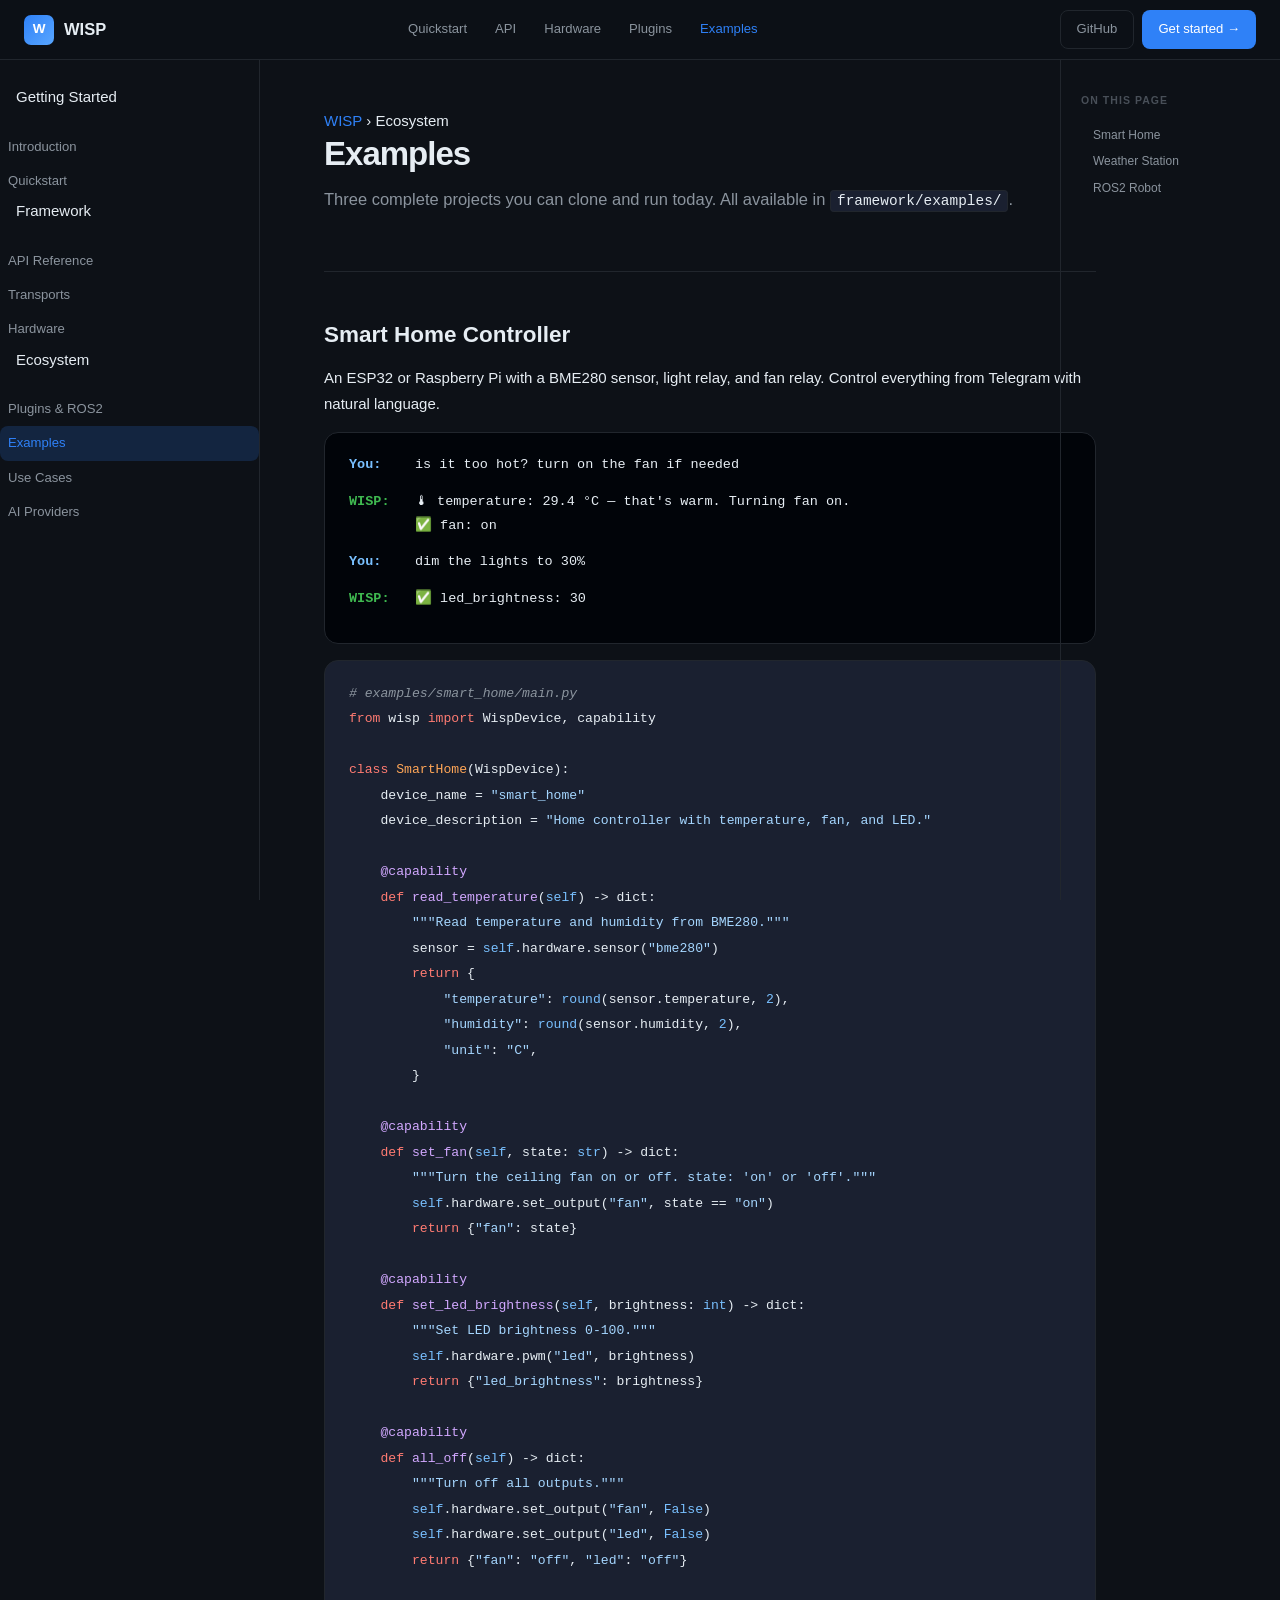
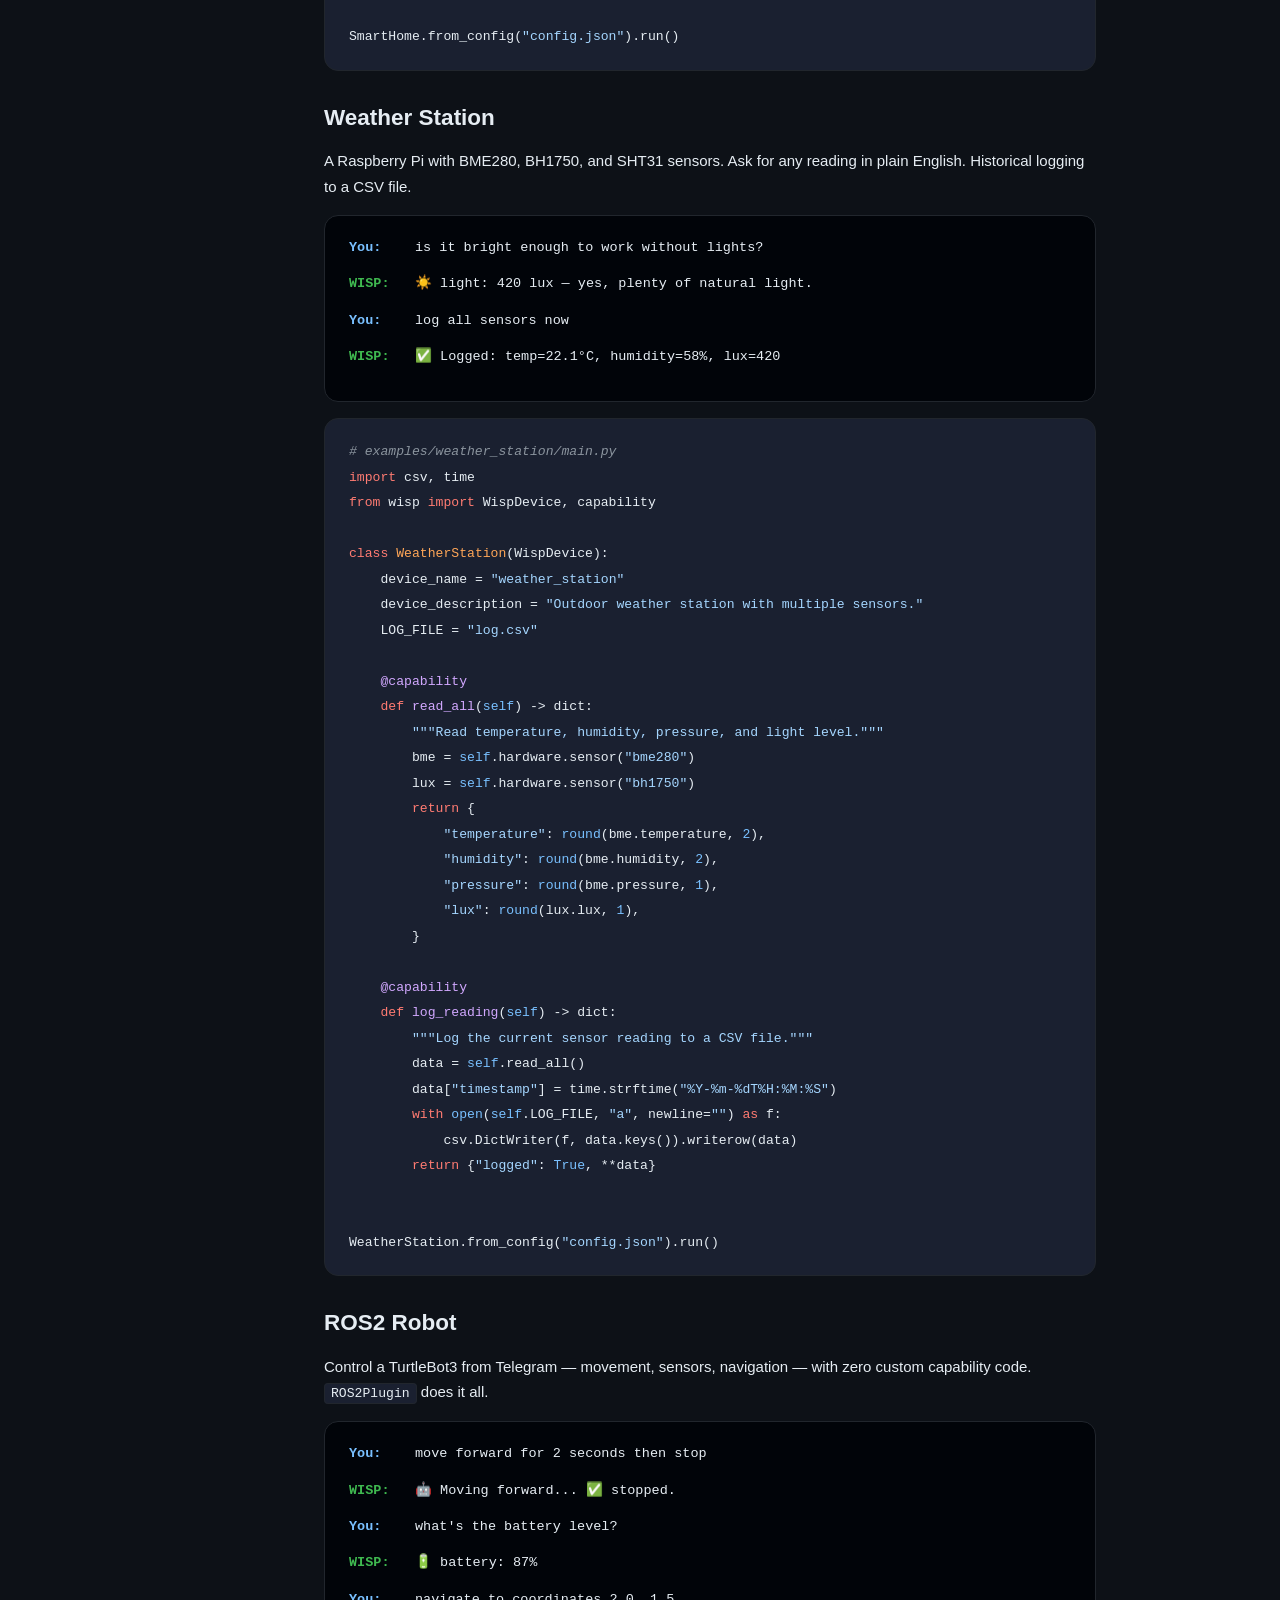
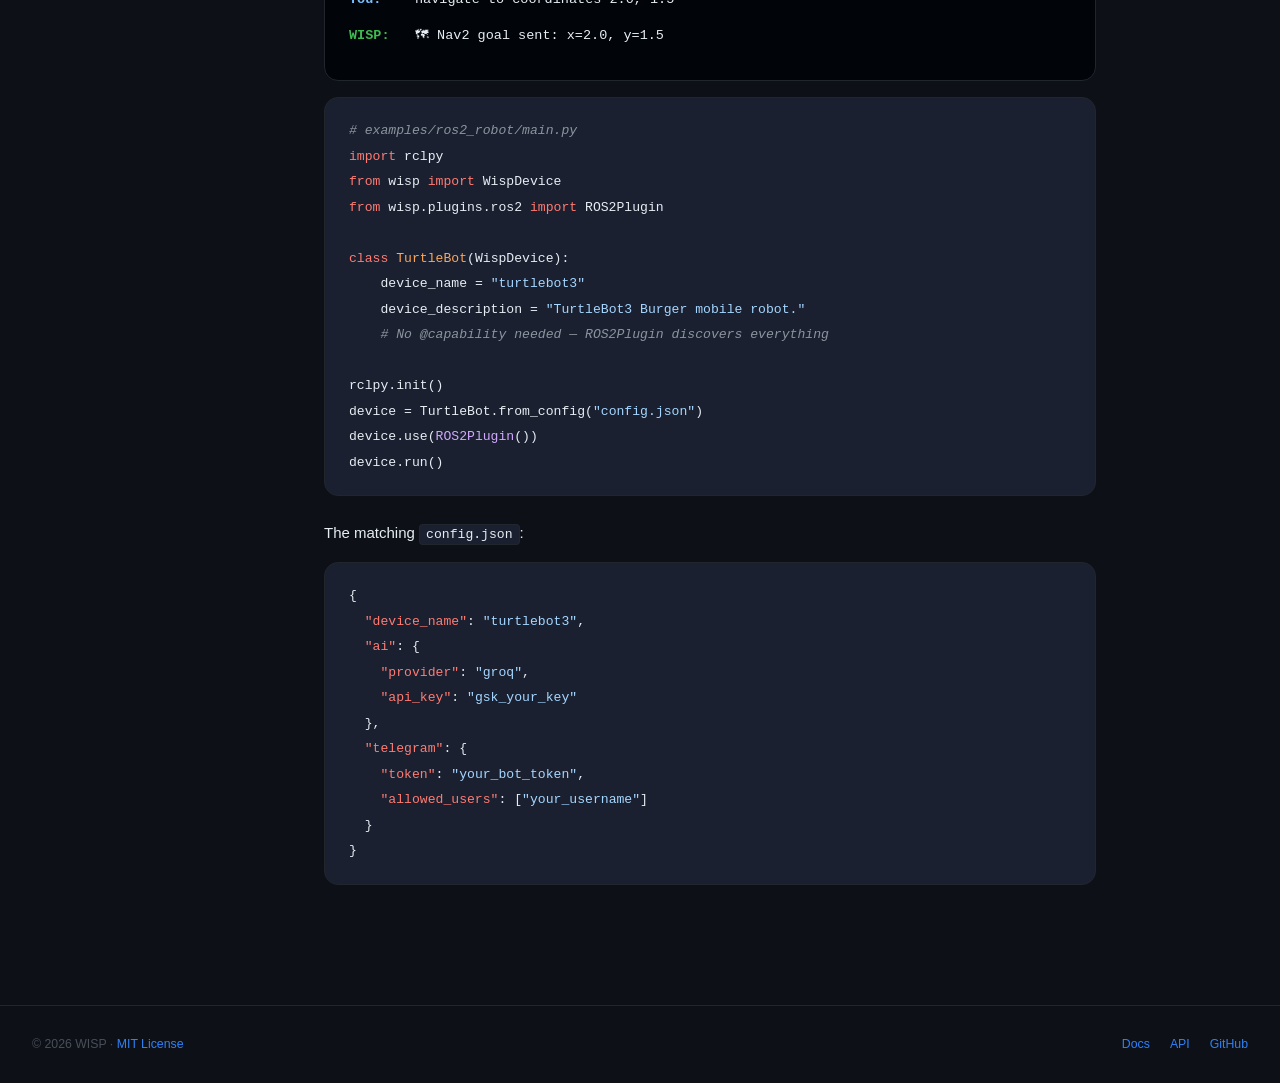
<file: docs/examples.html>
<!DOCTYPE html>
<html lang="en">
<head>
  <meta charset="UTF-8"/>
  <meta name="viewport" content="width=device-width, initial-scale=1"/>
  <title>Examples — WISP</title>
  <meta name="description" content="Full WISP project examples: smart home, weather station, ROS2 robot."/>
  <link rel="stylesheet" href="style.css"/>
  <link rel="icon" href="data:image/svg+xml,<svg xmlns='http://www.w3.org/2000/svg' viewBox='0 0 32 32'><rect width='32' height='32' rx='7' fill='%232f81f7'/><text x='9' y='24' font-size='20' font-weight='900' fill='white' font-family='Arial'>W</text></svg>"/>
</head>
<body>
<header class="topbar">
  <button class="hamburger" id="hamburger" aria-label="Menu">☰</button>
  <a href="index.html" class="topbar-brand"><div class="brand-logo">W</div>WISP</a>
  <nav class="topbar-nav">
    <a href="quickstart.html">Quickstart</a>
    <a href="api.html">API</a>
    <a href="hardware.html">Hardware</a>
    <a href="plugins.html">Plugins</a>
    <a href="examples.html" class="active">Examples</a>
  </nav>
  <div style="margin-left:auto;display:flex;gap:8px;">
    <a class="btn btn-ghost" href="https://github.com/shaik-shahansha/wisp" target="_blank">GitHub</a>
    <a class="btn btn-primary" href="quickstart.html">Get started →</a>
  </div>
</header>
<div id="overlay" style="display:none;position:fixed;inset:0;background:rgba(0,0,0,0.6);z-index:89;"
     onclick="document.getElementById('sidebar')?.classList.remove('open');this.style.display='none'"></div>
<div class="layout">
  <aside class="sidebar" id="sidebar">
    <div class="sidebar-section">Getting Started</div>
    <a href="index.html" class="sidebar-link">Introduction</a>
    <a href="quickstart.html" class="sidebar-link">Quickstart</a>
    <div class="sidebar-section">Framework</div>
    <a href="api.html" class="sidebar-link">API Reference</a>
    <a href="transports.html" class="sidebar-link">Transports</a>
    <a href="hardware.html" class="sidebar-link">Hardware</a>
    <div class="sidebar-section">Ecosystem</div>
    <a href="plugins.html" class="sidebar-link">Plugins &amp; ROS2</a>
    <a href="examples.html" class="sidebar-link active">Examples</a>
    <a href="usecases.html" class="sidebar-link">Use Cases</a>
    <a href="providers.html" class="sidebar-link">AI Providers</a>
  </aside>

  <article class="content">
    <header class="page-header">
      <div class="breadcrumb"><a href="index.html">WISP</a> › Ecosystem</div>
      <h1>Examples</h1>
      <p class="lead">Three complete projects you can clone and run today. All available in <code>framework/examples/</code>.</p>
    </header>

    <!-- Example 1 -->
    <section id="smart-home">
      <h2>Smart Home Controller</h2>
      <p>An ESP32 or Raspberry Pi with a BME280 sensor, light relay, and fan relay. Control everything from Telegram with natural language.</p>
      <div class="console" style="margin-bottom:16px;">
        <div class="chat-line chat-you"><span class="who">You:</span><span>is it too hot? turn on the fan if needed</span></div>
        <div class="chat-line chat-wisp"><span class="who">WISP:</span><span>🌡 temperature: 29.4 °C — that's warm. Turning fan on.<br>✅ fan: on</span></div>
        <div class="chat-line chat-you"><span class="who">You:</span><span>dim the lights to 30%</span></div>
        <div class="chat-line chat-wisp"><span class="who">WISP:</span><span>✅ led_brightness: 30</span></div>
      </div>

<pre><code><span class="cm"># examples/smart_home/main.py</span>
<span class="kw">from</span> wisp <span class="kw">import</span> WispDevice, capability

<span class="kw">class</span> <span class="cl">SmartHome</span>(WispDevice):
    device_name <span class="op">=</span> <span class="st">"smart_home"</span>
    device_description <span class="op">=</span> <span class="st">"Home controller with temperature, fan, and LED."</span>

    <span class="fn">@capability</span>
    <span class="kw">def</span> <span class="fn">read_temperature</span>(<span class="bi">self</span>) <span class="op">-></span> dict:
        <span class="st">"""Read temperature and humidity from BME280."""</span>
        sensor <span class="op">=</span> <span class="bi">self</span>.hardware.sensor(<span class="st">"bme280"</span>)
        <span class="kw">return</span> {
            <span class="st">"temperature"</span>: <span class="bi">round</span>(sensor.temperature, <span class="num">2</span>),
            <span class="st">"humidity"</span>: <span class="bi">round</span>(sensor.humidity, <span class="num">2</span>),
            <span class="st">"unit"</span>: <span class="st">"C"</span>,
        }

    <span class="fn">@capability</span>
    <span class="kw">def</span> <span class="fn">set_fan</span>(<span class="bi">self</span>, state: <span class="bi">str</span>) <span class="op">-></span> dict:
        <span class="st">"""Turn the ceiling fan on or off. state: 'on' or 'off'."""</span>
        <span class="bi">self</span>.hardware.set_output(<span class="st">"fan"</span>, state <span class="op">==</span> <span class="st">"on"</span>)
        <span class="kw">return</span> {<span class="st">"fan"</span>: state}

    <span class="fn">@capability</span>
    <span class="kw">def</span> <span class="fn">set_led_brightness</span>(<span class="bi">self</span>, brightness: <span class="bi">int</span>) <span class="op">-></span> dict:
        <span class="st">"""Set LED brightness 0-100."""</span>
        <span class="bi">self</span>.hardware.pwm(<span class="st">"led"</span>, brightness)
        <span class="kw">return</span> {<span class="st">"led_brightness"</span>: brightness}

    <span class="fn">@capability</span>
    <span class="kw">def</span> <span class="fn">all_off</span>(<span class="bi">self</span>) <span class="op">-></span> dict:
        <span class="st">"""Turn off all outputs."""</span>
        <span class="bi">self</span>.hardware.set_output(<span class="st">"fan"</span>, <span class="bi">False</span>)
        <span class="bi">self</span>.hardware.set_output(<span class="st">"led"</span>, <span class="bi">False</span>)
        <span class="kw">return</span> {<span class="st">"fan"</span>: <span class="st">"off"</span>, <span class="st">"led"</span>: <span class="st">"off"</span>}


SmartHome.from_config(<span class="st">"config.json"</span>).run()</code></pre>
    </section>

    <!-- Example 2 -->
    <section id="weather-station">
      <h2>Weather Station</h2>
      <p>A Raspberry Pi with BME280, BH1750, and SHT31 sensors. Ask for any reading in plain English. Historical logging to a CSV file.</p>
      <div class="console" style="margin-bottom:16px;">
        <div class="chat-line chat-you"><span class="who">You:</span><span>is it bright enough to work without lights?</span></div>
        <div class="chat-line chat-wisp"><span class="who">WISP:</span><span>☀️ light: 420 lux — yes, plenty of natural light.</span></div>
        <div class="chat-line chat-you"><span class="who">You:</span><span>log all sensors now</span></div>
        <div class="chat-line chat-wisp"><span class="who">WISP:</span><span>✅ Logged: temp=22.1°C, humidity=58%, lux=420</span></div>
      </div>

<pre><code><span class="cm"># examples/weather_station/main.py</span>
<span class="kw">import</span> csv, time
<span class="kw">from</span> wisp <span class="kw">import</span> WispDevice, capability

<span class="kw">class</span> <span class="cl">WeatherStation</span>(WispDevice):
    device_name <span class="op">=</span> <span class="st">"weather_station"</span>
    device_description <span class="op">=</span> <span class="st">"Outdoor weather station with multiple sensors."</span>
    LOG_FILE <span class="op">=</span> <span class="st">"log.csv"</span>

    <span class="fn">@capability</span>
    <span class="kw">def</span> <span class="fn">read_all</span>(<span class="bi">self</span>) <span class="op">-></span> dict:
        <span class="st">"""Read temperature, humidity, pressure, and light level."""</span>
        bme <span class="op">=</span> <span class="bi">self</span>.hardware.sensor(<span class="st">"bme280"</span>)
        lux <span class="op">=</span> <span class="bi">self</span>.hardware.sensor(<span class="st">"bh1750"</span>)
        <span class="kw">return</span> {
            <span class="st">"temperature"</span>: <span class="bi">round</span>(bme.temperature, <span class="num">2</span>),
            <span class="st">"humidity"</span>: <span class="bi">round</span>(bme.humidity, <span class="num">2</span>),
            <span class="st">"pressure"</span>: <span class="bi">round</span>(bme.pressure, <span class="num">1</span>),
            <span class="st">"lux"</span>: <span class="bi">round</span>(lux.lux, <span class="num">1</span>),
        }

    <span class="fn">@capability</span>
    <span class="kw">def</span> <span class="fn">log_reading</span>(<span class="bi">self</span>) <span class="op">-></span> dict:
        <span class="st">"""Log the current sensor reading to a CSV file."""</span>
        data <span class="op">=</span> <span class="bi">self</span>.read_all()
        data[<span class="st">"timestamp"</span>] <span class="op">=</span> time.strftime(<span class="st">"%Y-%m-%dT%H:%M:%S"</span>)
        <span class="kw">with</span> <span class="bi">open</span>(<span class="bi">self</span>.LOG_FILE, <span class="st">"a"</span>, newline<span class="op">=</span><span class="st">""</span>) <span class="kw">as</span> f:
            csv.DictWriter(f, data.keys()).writerow(data)
        <span class="kw">return</span> {<span class="st">"logged"</span>: <span class="bi">True</span>, <span class="op">**</span>data}


WeatherStation.from_config(<span class="st">"config.json"</span>).run()</code></pre>
    </section>

    <!-- Example 3 -->
    <section id="ros2-robot">
      <h2>ROS2 Robot</h2>
      <p>Control a TurtleBot3 from Telegram — movement, sensors, navigation — with zero custom capability code. <code>ROS2Plugin</code> does it all.</p>
      <div class="console" style="margin-bottom:16px;">
        <div class="chat-line chat-you"><span class="who">You:</span><span>move forward for 2 seconds then stop</span></div>
        <div class="chat-line chat-wisp"><span class="who">WISP:</span><span>🤖 Moving forward... ✅ stopped.</span></div>
        <div class="chat-line chat-you"><span class="who">You:</span><span>what's the battery level?</span></div>
        <div class="chat-line chat-wisp"><span class="who">WISP:</span><span>🔋 battery: 87%</span></div>
        <div class="chat-line chat-you"><span class="who">You:</span><span>navigate to coordinates 2.0, 1.5</span></div>
        <div class="chat-line chat-wisp"><span class="who">WISP:</span><span>🗺 Nav2 goal sent: x=2.0, y=1.5</span></div>
      </div>

<pre><code><span class="cm"># examples/ros2_robot/main.py</span>
<span class="kw">import</span> rclpy
<span class="kw">from</span> wisp <span class="kw">import</span> WispDevice
<span class="kw">from</span> wisp.plugins.ros2 <span class="kw">import</span> ROS2Plugin

<span class="kw">class</span> <span class="cl">TurtleBot</span>(WispDevice):
    device_name <span class="op">=</span> <span class="st">"turtlebot3"</span>
    device_description <span class="op">=</span> <span class="st">"TurtleBot3 Burger mobile robot."</span>
    <span class="cm"># No @capability needed — ROS2Plugin discovers everything</span>

rclpy.init()
device <span class="op">=</span> TurtleBot.from_config(<span class="st">"config.json"</span>)
device.use(<span class="fn">ROS2Plugin</span>())
device.run()</code></pre>
      <p>The matching <code>config.json</code>:</p>
<pre><code>{
  <span class="kw">"device_name"</span>: <span class="st">"turtlebot3"</span>,
  <span class="kw">"ai"</span>: {
    <span class="kw">"provider"</span>: <span class="st">"groq"</span>,
    <span class="kw">"api_key"</span>: <span class="st">"gsk_your_key"</span>
  },
  <span class="kw">"telegram"</span>: {
    <span class="kw">"token"</span>: <span class="st">"your_bot_token"</span>,
    <span class="kw">"allowed_users"</span>: [<span class="st">"your_username"</span>]
  }
}</code></pre>
    </section>

  </article>

  <aside class="toc">
    <div class="toc-title">On this page</div>
    <nav>
      <a href="#smart-home" class="toc-link">Smart Home</a>
      <a href="#weather-station" class="toc-link">Weather Station</a>
      <a href="#ros2-robot" class="toc-link">ROS2 Robot</a>
    </nav>
  </aside>
</div>

<footer style="border-top:1px solid var(--border);padding:28px 32px;display:flex;align-items:center;justify-content:space-between;font-size:0.82rem;color:var(--text-dim);flex-wrap:wrap;gap:12px;">
  <div>© 2026 WISP · <a href="https://github.com/shaik-shahansha/wisp/blob/main/LICENSE" target="_blank">MIT License</a></div>
  <div style="display:flex;gap:20px;"><a href="quickstart.html">Docs</a><a href="api.html">API</a><a href="https://github.com/shaik-shahansha/wisp" target="_blank">GitHub</a></div>
</footer>
<script src="nav.js"></script>
</body>
</html>
</file>
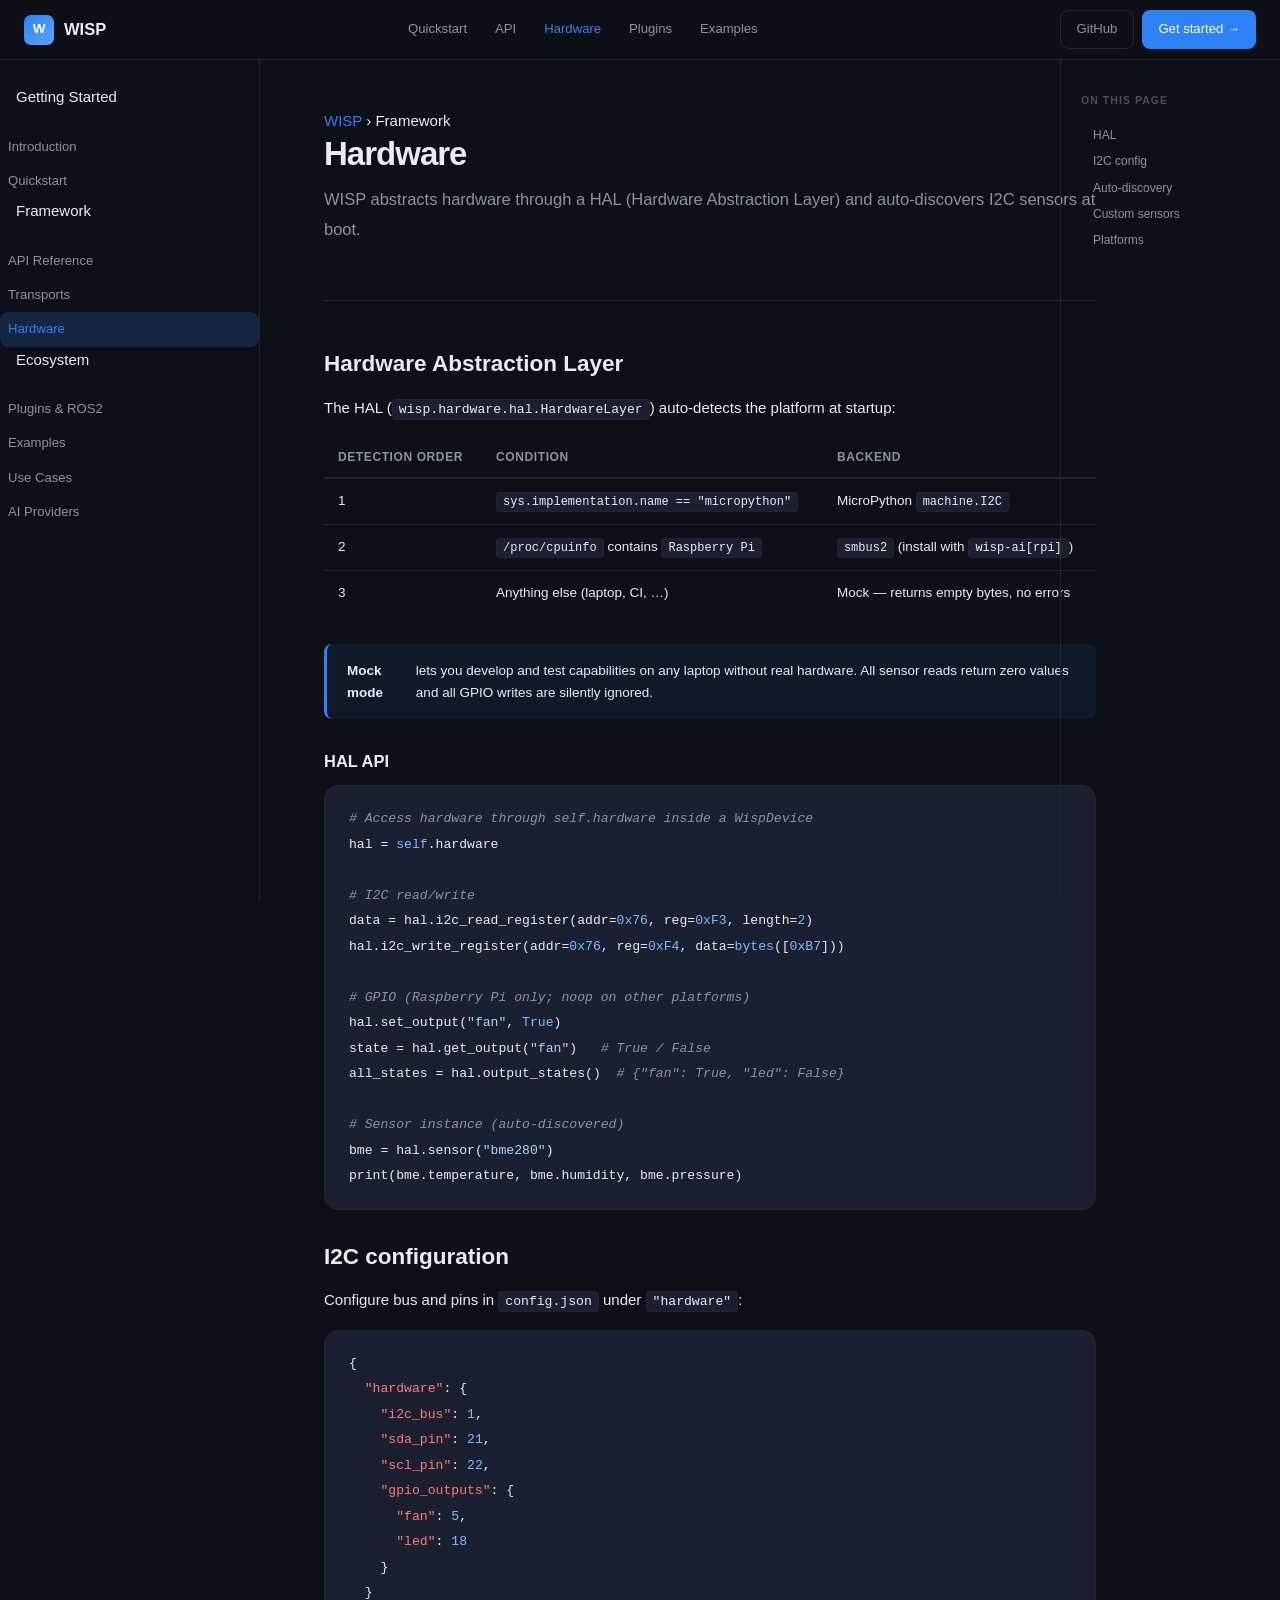
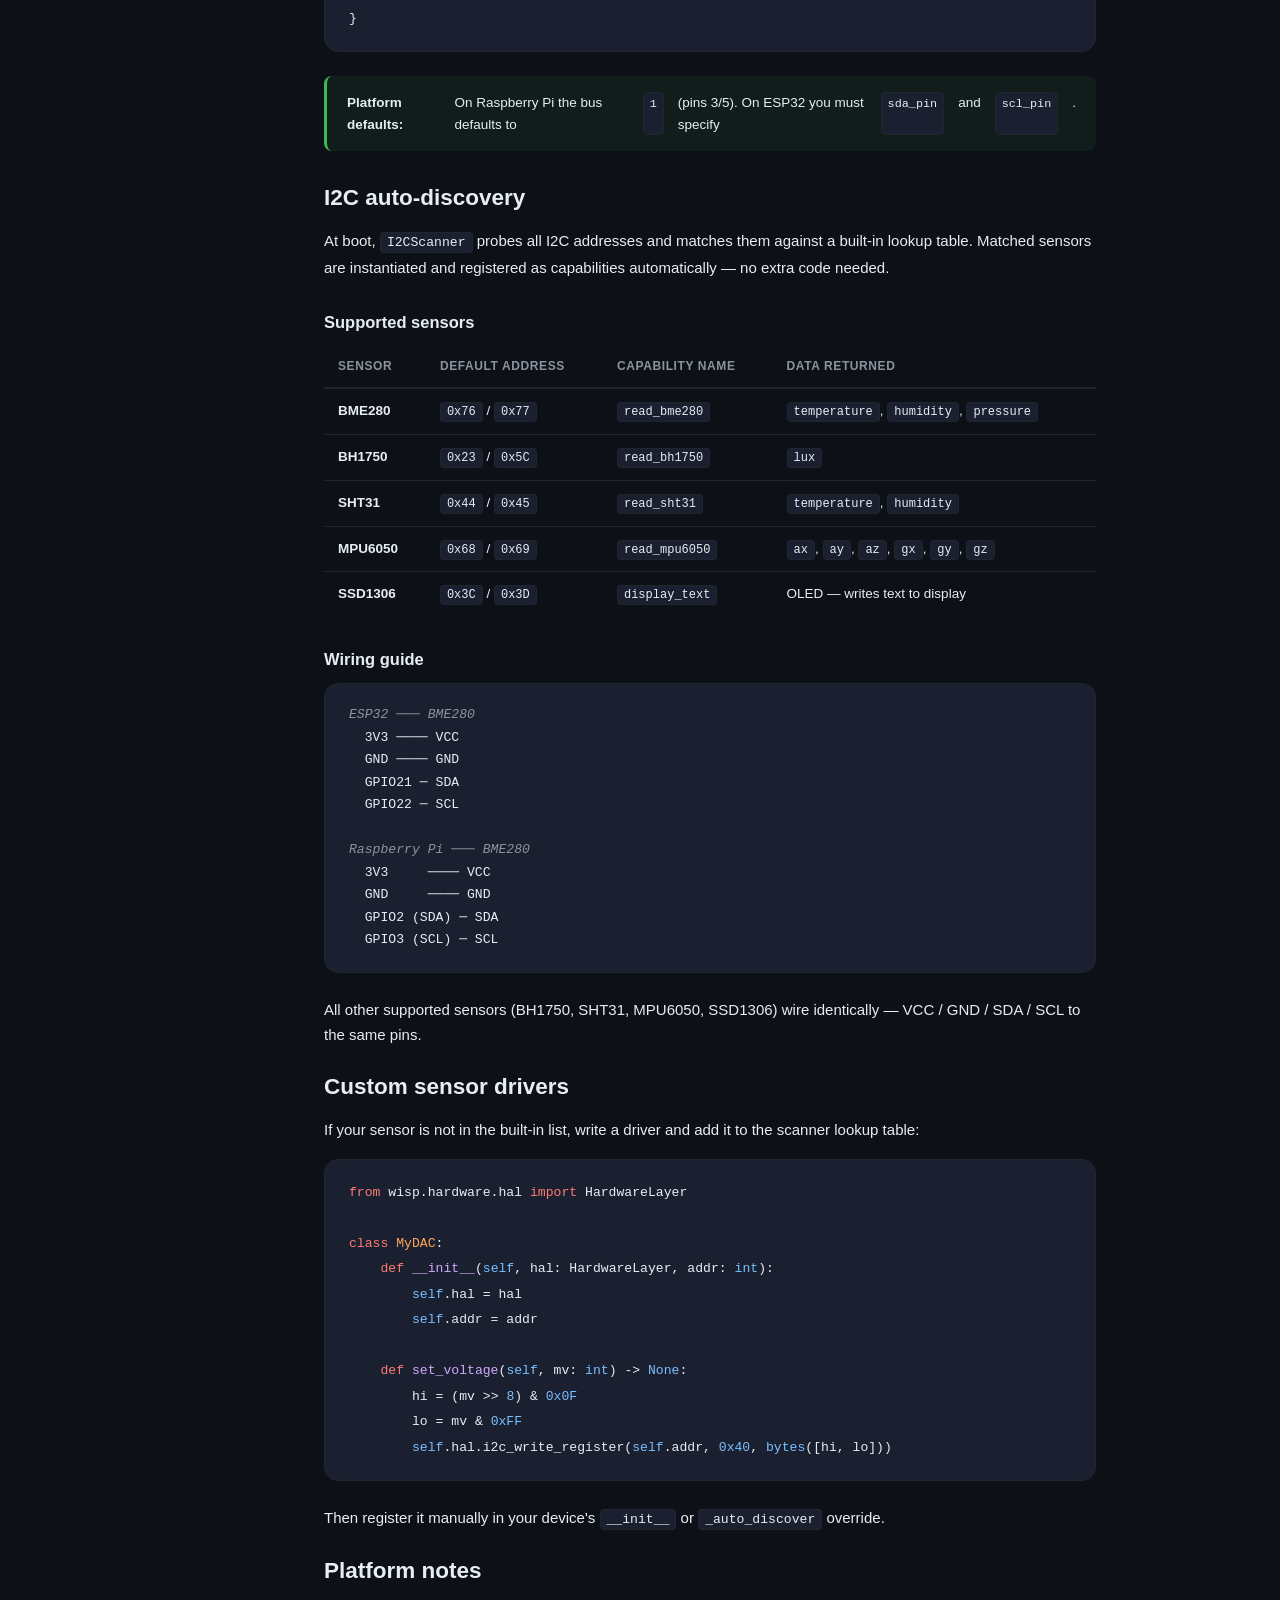
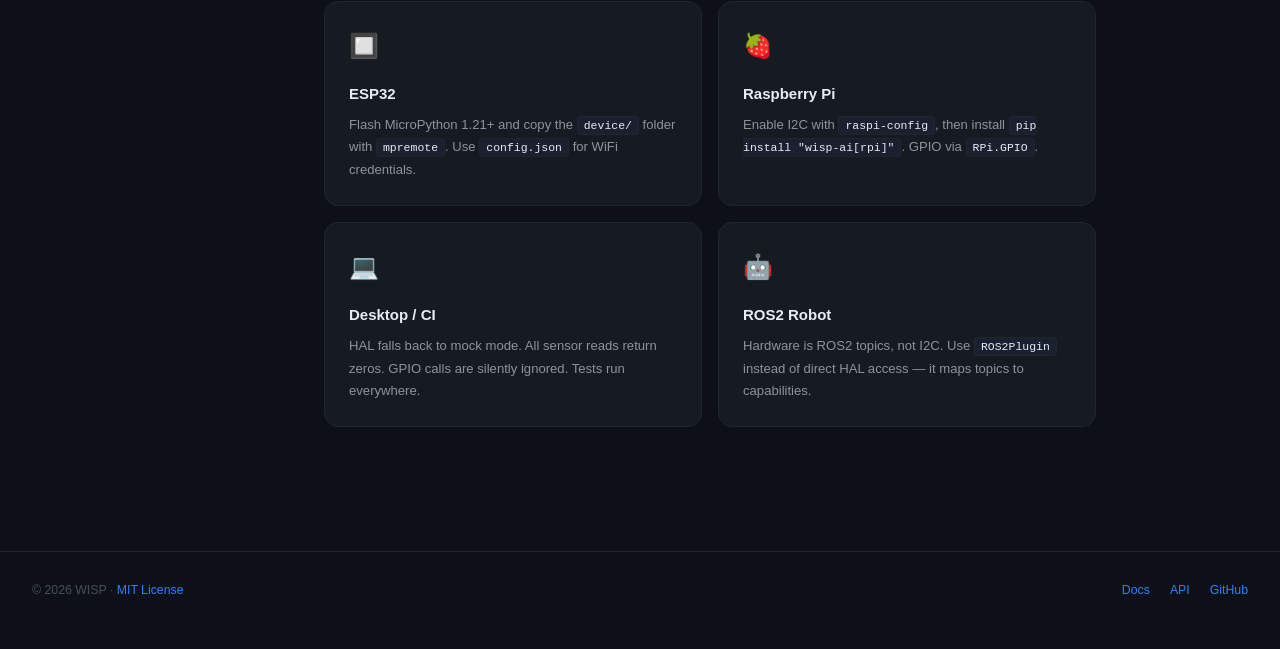
<file: docs/hardware.html>
<!DOCTYPE html>
<html lang="en">
<head>
  <meta charset="UTF-8"/>
  <meta name="viewport" content="width=device-width, initial-scale=1"/>
  <title>Hardware — WISP</title>
  <meta name="description" content="I2C auto-discovery, sensor drivers, HAL platform detection, and GPIO in WISP."/>
  <link rel="stylesheet" href="style.css"/>
  <link rel="icon" href="data:image/svg+xml,<svg xmlns='http://www.w3.org/2000/svg' viewBox='0 0 32 32'><rect width='32' height='32' rx='7' fill='%232f81f7'/><text x='9' y='24' font-size='20' font-weight='900' fill='white' font-family='Arial'>W</text></svg>"/>
</head>
<body>
<header class="topbar">
  <button class="hamburger" id="hamburger" aria-label="Menu">☰</button>
  <a href="index.html" class="topbar-brand"><div class="brand-logo">W</div>WISP</a>
  <nav class="topbar-nav">
    <a href="quickstart.html">Quickstart</a>
    <a href="api.html">API</a>
    <a href="hardware.html" class="active">Hardware</a>
    <a href="plugins.html">Plugins</a>
    <a href="examples.html">Examples</a>
  </nav>
  <div style="margin-left:auto;display:flex;gap:8px;">
    <a class="btn btn-ghost" href="https://github.com/shaik-shahansha/wisp" target="_blank">GitHub</a>
    <a class="btn btn-primary" href="quickstart.html">Get started →</a>
  </div>
</header>
<div id="overlay" style="display:none;position:fixed;inset:0;background:rgba(0,0,0,0.6);z-index:89;"
     onclick="document.getElementById('sidebar')?.classList.remove('open');this.style.display='none'"></div>
<div class="layout">
  <aside class="sidebar" id="sidebar">
    <div class="sidebar-section">Getting Started</div>
    <a href="index.html" class="sidebar-link">Introduction</a>
    <a href="quickstart.html" class="sidebar-link">Quickstart</a>
    <div class="sidebar-section">Framework</div>
    <a href="api.html" class="sidebar-link">API Reference</a>
    <a href="transports.html" class="sidebar-link">Transports</a>
    <a href="hardware.html" class="sidebar-link active">Hardware</a>
    <div class="sidebar-section">Ecosystem</div>
    <a href="plugins.html" class="sidebar-link">Plugins &amp; ROS2</a>
    <a href="examples.html" class="sidebar-link">Examples</a>
    <a href="usecases.html" class="sidebar-link">Use Cases</a>
    <a href="providers.html" class="sidebar-link">AI Providers</a>
  </aside>

  <article class="content">
    <header class="page-header">
      <div class="breadcrumb"><a href="index.html">WISP</a> › Framework</div>
      <h1>Hardware</h1>
      <p class="lead">WISP abstracts hardware through a HAL (Hardware Abstraction Layer) and auto-discovers I2C sensors at boot.</p>
    </header>

    <section id="hal">
      <h2>Hardware Abstraction Layer</h2>
      <p>The HAL (<code>wisp.hardware.hal.HardwareLayer</code>) auto-detects the platform at startup:</p>
      <table>
        <thead><tr><th>Detection order</th><th>Condition</th><th>Backend</th></tr></thead>
        <tbody>
          <tr><td>1</td><td><code>sys.implementation.name == "micropython"</code></td><td>MicroPython <code>machine.I2C</code></td></tr>
          <tr><td>2</td><td><code>/proc/cpuinfo</code> contains <code>Raspberry Pi</code></td><td><code>smbus2</code> (install with <code>wisp-ai[rpi]</code>)</td></tr>
          <tr><td>3</td><td>Anything else (laptop, CI, …)</td><td>Mock — returns empty bytes, no errors</td></tr>
        </tbody>
      </table>
      <div class="callout callout-info">
        <strong>Mock mode</strong> lets you develop and test capabilities on any laptop without real hardware. All sensor reads return zero values and all GPIO writes are silently ignored.
      </div>

      <h3>HAL API</h3>
<pre><code><span class="cm"># Access hardware through self.hardware inside a WispDevice</span>
hal <span class="op">=</span> <span class="bi">self</span>.hardware

<span class="cm"># I2C read/write</span>
data <span class="op">=</span> hal.i2c_read_register(addr<span class="op">=</span><span class="num">0x76</span>, reg<span class="op">=</span><span class="num">0xF3</span>, length<span class="op">=</span><span class="num">2</span>)
hal.i2c_write_register(addr<span class="op">=</span><span class="num">0x76</span>, reg<span class="op">=</span><span class="num">0xF4</span>, data<span class="op">=</span><span class="bi">bytes</span>([<span class="num">0xB7</span>]))

<span class="cm"># GPIO (Raspberry Pi only; noop on other platforms)</span>
hal.set_output(<span class="st">"fan"</span>, <span class="bi">True</span>)
state <span class="op">=</span> hal.get_output(<span class="st">"fan"</span>)   <span class="cm"># True / False</span>
all_states <span class="op">=</span> hal.output_states()  <span class="cm"># {"fan": True, "led": False}</span>

<span class="cm"># Sensor instance (auto-discovered)</span>
bme <span class="op">=</span> hal.sensor(<span class="st">"bme280"</span>)
print(bme.temperature, bme.humidity, bme.pressure)</code></pre>
    </section>

    <section id="i2c-config">
      <h2>I2C configuration</h2>
      <p>Configure bus and pins in <code>config.json</code> under <code>"hardware"</code>:</p>
<pre><code>{
  <span class="kw">"hardware"</span>: {
    <span class="kw">"i2c_bus"</span>: <span class="num">1</span>,
    <span class="kw">"sda_pin"</span>: <span class="num">21</span>,
    <span class="kw">"scl_pin"</span>: <span class="num">22</span>,
    <span class="kw">"gpio_outputs"</span>: {
      <span class="kw">"fan"</span>: <span class="num">5</span>,
      <span class="kw">"led"</span>: <span class="num">18</span>
    }
  }
}</code></pre>
      <div class="callout callout-tip">
        <strong>Platform defaults:</strong> On Raspberry Pi the bus defaults to <code>1</code> (pins 3/5). On ESP32 you must specify <code>sda_pin</code> and <code>scl_pin</code>.
      </div>
    </section>

    <section id="auto-discovery">
      <h2>I2C auto-discovery</h2>
      <p>At boot, <code>I2CScanner</code> probes all I2C addresses and matches them against a built-in lookup table. Matched sensors are instantiated and registered as capabilities automatically — no extra code needed.</p>

      <h3>Supported sensors</h3>
      <table>
        <thead><tr><th>Sensor</th><th>Default address</th><th>Capability name</th><th>Data returned</th></tr></thead>
        <tbody>
          <tr>
            <td><strong>BME280</strong></td><td><code>0x76</code> / <code>0x77</code></td>
            <td><code>read_bme280</code></td>
            <td><code>temperature</code>, <code>humidity</code>, <code>pressure</code></td>
          </tr>
          <tr>
            <td><strong>BH1750</strong></td><td><code>0x23</code> / <code>0x5C</code></td>
            <td><code>read_bh1750</code></td>
            <td><code>lux</code></td>
          </tr>
          <tr>
            <td><strong>SHT31</strong></td><td><code>0x44</code> / <code>0x45</code></td>
            <td><code>read_sht31</code></td>
            <td><code>temperature</code>, <code>humidity</code></td>
          </tr>
          <tr>
            <td><strong>MPU6050</strong></td><td><code>0x68</code> / <code>0x69</code></td>
            <td><code>read_mpu6050</code></td>
            <td><code>ax</code>, <code>ay</code>, <code>az</code>, <code>gx</code>, <code>gy</code>, <code>gz</code></td>
          </tr>
          <tr>
            <td><strong>SSD1306</strong></td><td><code>0x3C</code> / <code>0x3D</code></td>
            <td><code>display_text</code></td>
            <td>OLED — writes text to display</td>
          </tr>
        </tbody>
      </table>

      <h3>Wiring guide</h3>
<pre style="line-height:1.5;"><code><span class="cm">ESP32 ─── BME280</span>
  3V3 ──── VCC
  GND ──── GND
  GPIO21 ─ SDA
  GPIO22 ─ SCL

<span class="cm">Raspberry Pi ─── BME280</span>
  3V3     ──── VCC
  GND     ──── GND
  GPIO2 (SDA) ─ SDA
  GPIO3 (SCL) ─ SCL</code></pre>
      <p>All other supported sensors (BH1750, SHT31, MPU6050, SSD1306) wire identically — VCC / GND / SDA / SCL to the same pins.</p>
    </section>

    <section id="custom-sensors">
      <h2>Custom sensor drivers</h2>
      <p>If your sensor is not in the built-in list, write a driver and add it to the scanner lookup table:</p>
<pre><code><span class="kw">from</span> wisp.hardware.hal <span class="kw">import</span> HardwareLayer

<span class="kw">class</span> <span class="cl">MyDAC</span>:
    <span class="kw">def</span> <span class="fn">__init__</span>(<span class="bi">self</span>, hal: HardwareLayer, addr: <span class="bi">int</span>):
        <span class="bi">self</span>.hal <span class="op">=</span> hal
        <span class="bi">self</span>.addr <span class="op">=</span> addr

    <span class="kw">def</span> <span class="fn">set_voltage</span>(<span class="bi">self</span>, mv: <span class="bi">int</span>) <span class="op">-></span> <span class="bi">None</span>:
        hi <span class="op">=</span> (mv <span class="op">&gt;&gt;</span> <span class="num">8</span>) <span class="op">&amp;</span> <span class="num">0x0F</span>
        lo <span class="op">=</span> mv <span class="op">&amp;</span> <span class="num">0xFF</span>
        <span class="bi">self</span>.hal.i2c_write_register(<span class="bi">self</span>.addr, <span class="num">0x40</span>, <span class="bi">bytes</span>([hi, lo]))</code></pre>
      <p>Then register it manually in your device's <code>__init__</code> or <code>_auto_discover</code> override.</p>
    </section>

    <section id="platforms">
      <h2>Platform notes</h2>
      <div class="card-grid">
        <div class="feature-card">
          <div class="icon">🔲</div>
          <h3>ESP32</h3>
          <p>Flash MicroPython 1.21+ and copy the <code>device/</code> folder with <code>mpremote</code>. Use <code>config.json</code> for WiFi credentials.</p>
        </div>
        <div class="feature-card">
          <div class="icon">🍓</div>
          <h3>Raspberry Pi</h3>
          <p>Enable I2C with <code>raspi-config</code>, then install <code>pip install "wisp-ai[rpi]"</code>. GPIO via <code>RPi.GPIO</code>.</p>
        </div>
        <div class="feature-card">
          <div class="icon">💻</div>
          <h3>Desktop / CI</h3>
          <p>HAL falls back to mock mode. All sensor reads return zeros. GPIO calls are silently ignored. Tests run everywhere.</p>
        </div>
        <div class="feature-card">
          <div class="icon">🤖</div>
          <h3>ROS2 Robot</h3>
          <p>Hardware is ROS2 topics, not I2C. Use <code>ROS2Plugin</code> instead of direct HAL access — it maps topics to capabilities.</p>
        </div>
      </div>
    </section>

  </article>

  <aside class="toc">
    <div class="toc-title">On this page</div>
    <nav>
      <a href="#hal" class="toc-link">HAL</a>
      <a href="#i2c-config" class="toc-link">I2C config</a>
      <a href="#auto-discovery" class="toc-link">Auto-discovery</a>
      <a href="#custom-sensors" class="toc-link">Custom sensors</a>
      <a href="#platforms" class="toc-link">Platforms</a>
    </nav>
  </aside>
</div>

<footer style="border-top:1px solid var(--border);padding:28px 32px;display:flex;align-items:center;justify-content:space-between;font-size:0.82rem;color:var(--text-dim);flex-wrap:wrap;gap:12px;">
  <div>© 2026 WISP · <a href="https://github.com/shaik-shahansha/wisp/blob/main/LICENSE" target="_blank">MIT License</a></div>
  <div style="display:flex;gap:20px;"><a href="quickstart.html">Docs</a><a href="api.html">API</a><a href="https://github.com/shaik-shahansha/wisp" target="_blank">GitHub</a></div>
</footer>
<script src="nav.js"></script>
</body>
</html>
</file>
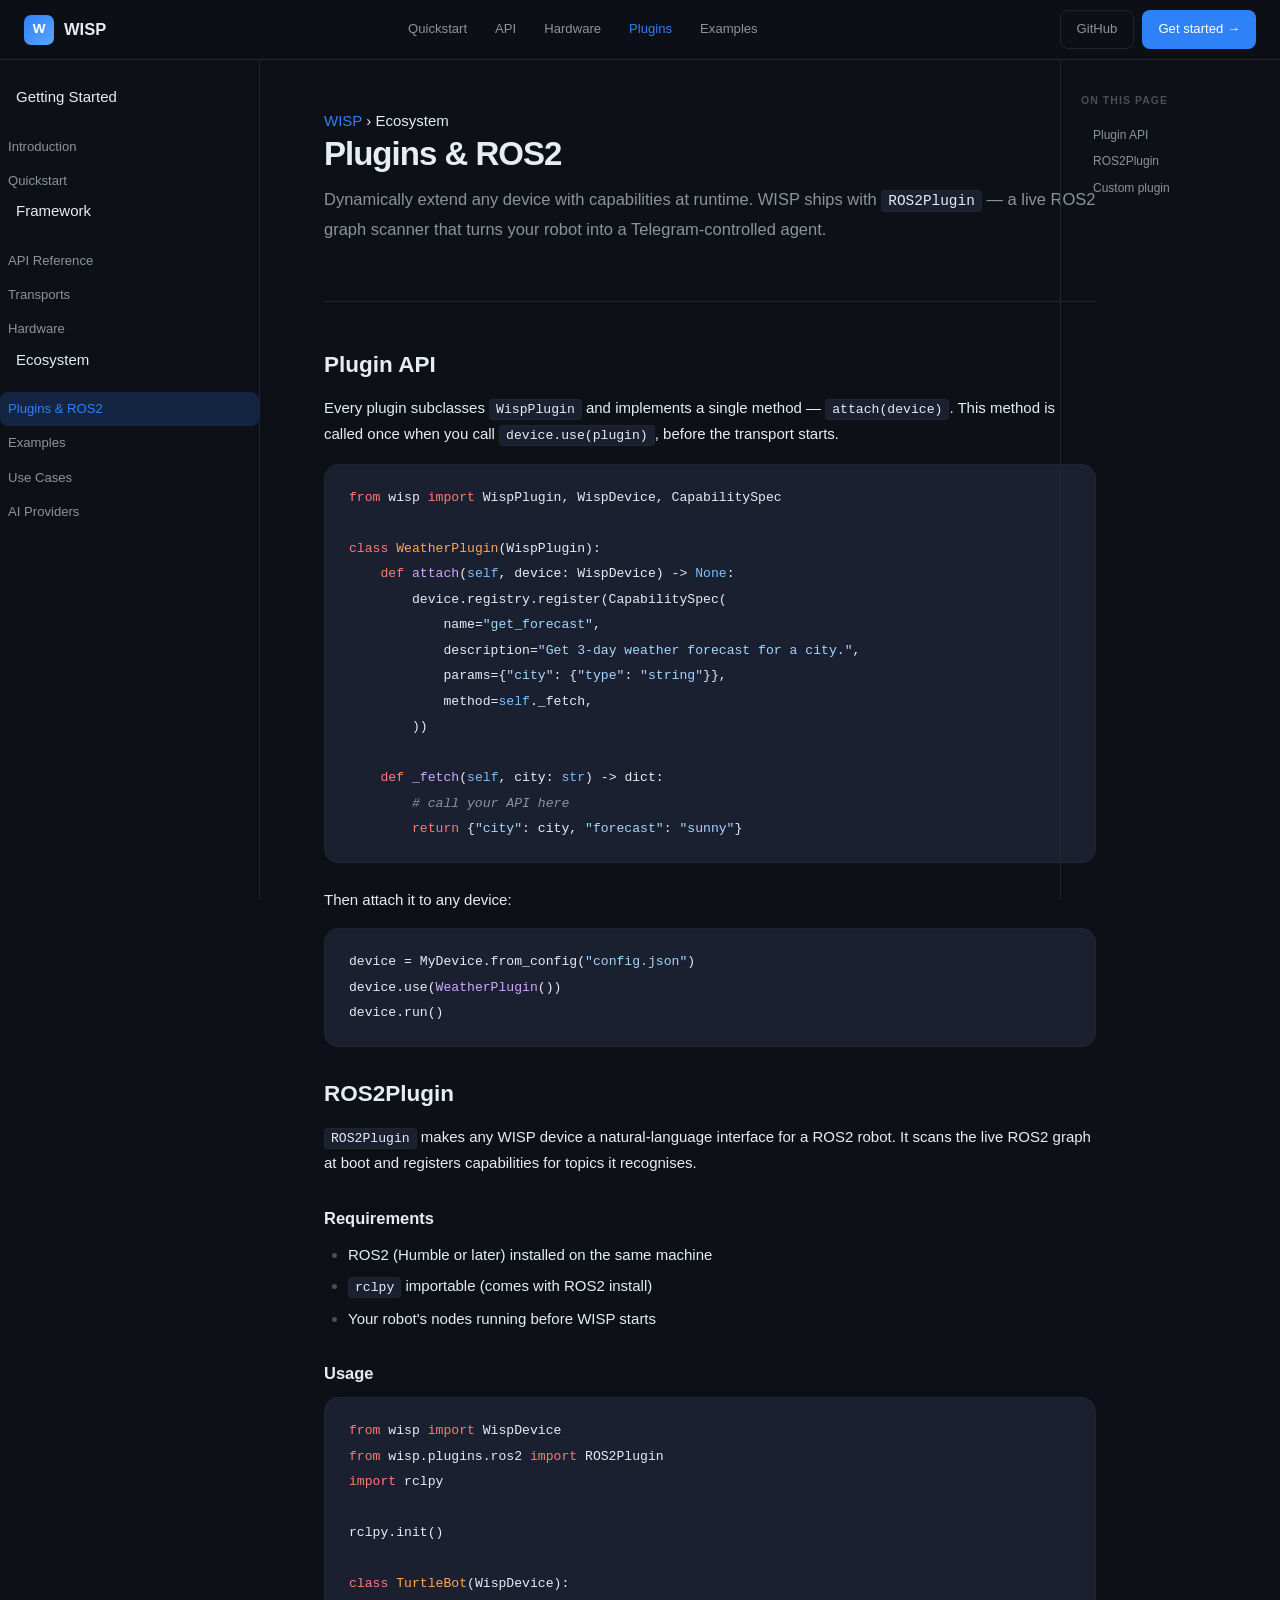
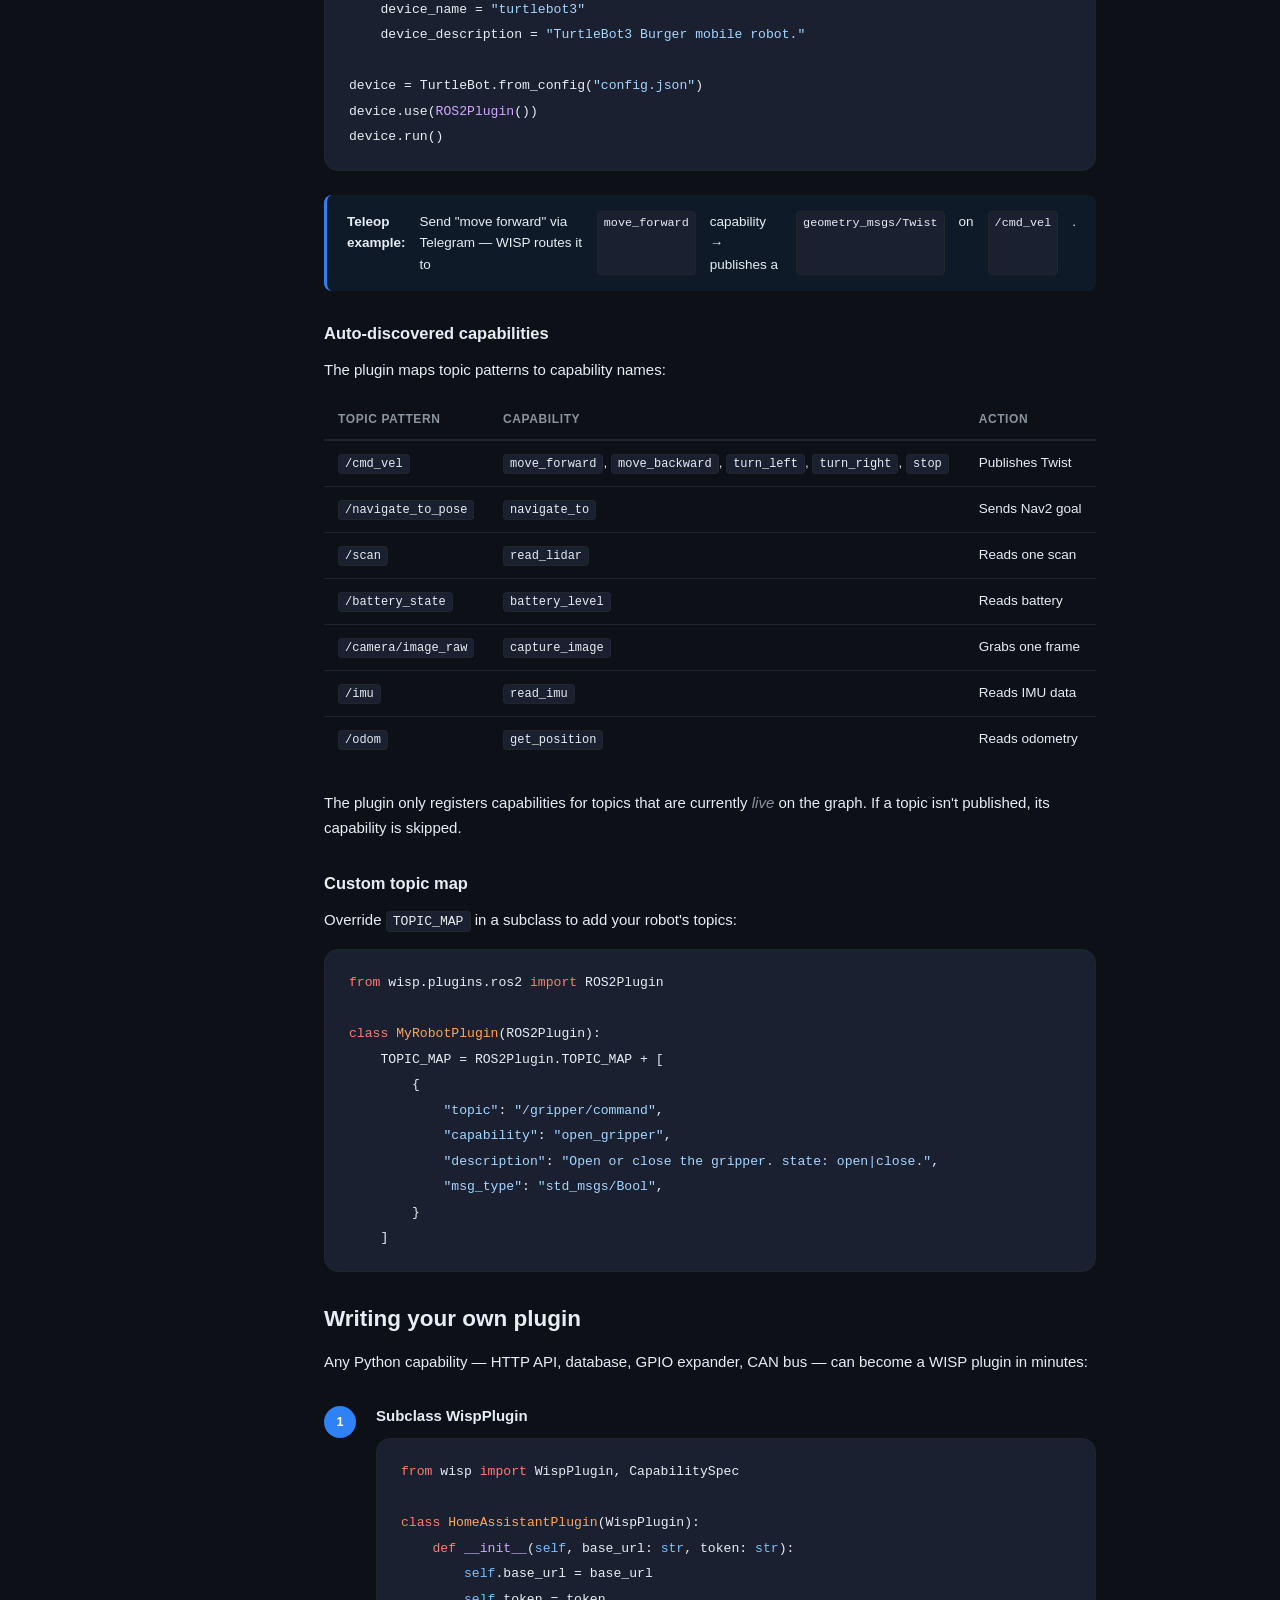
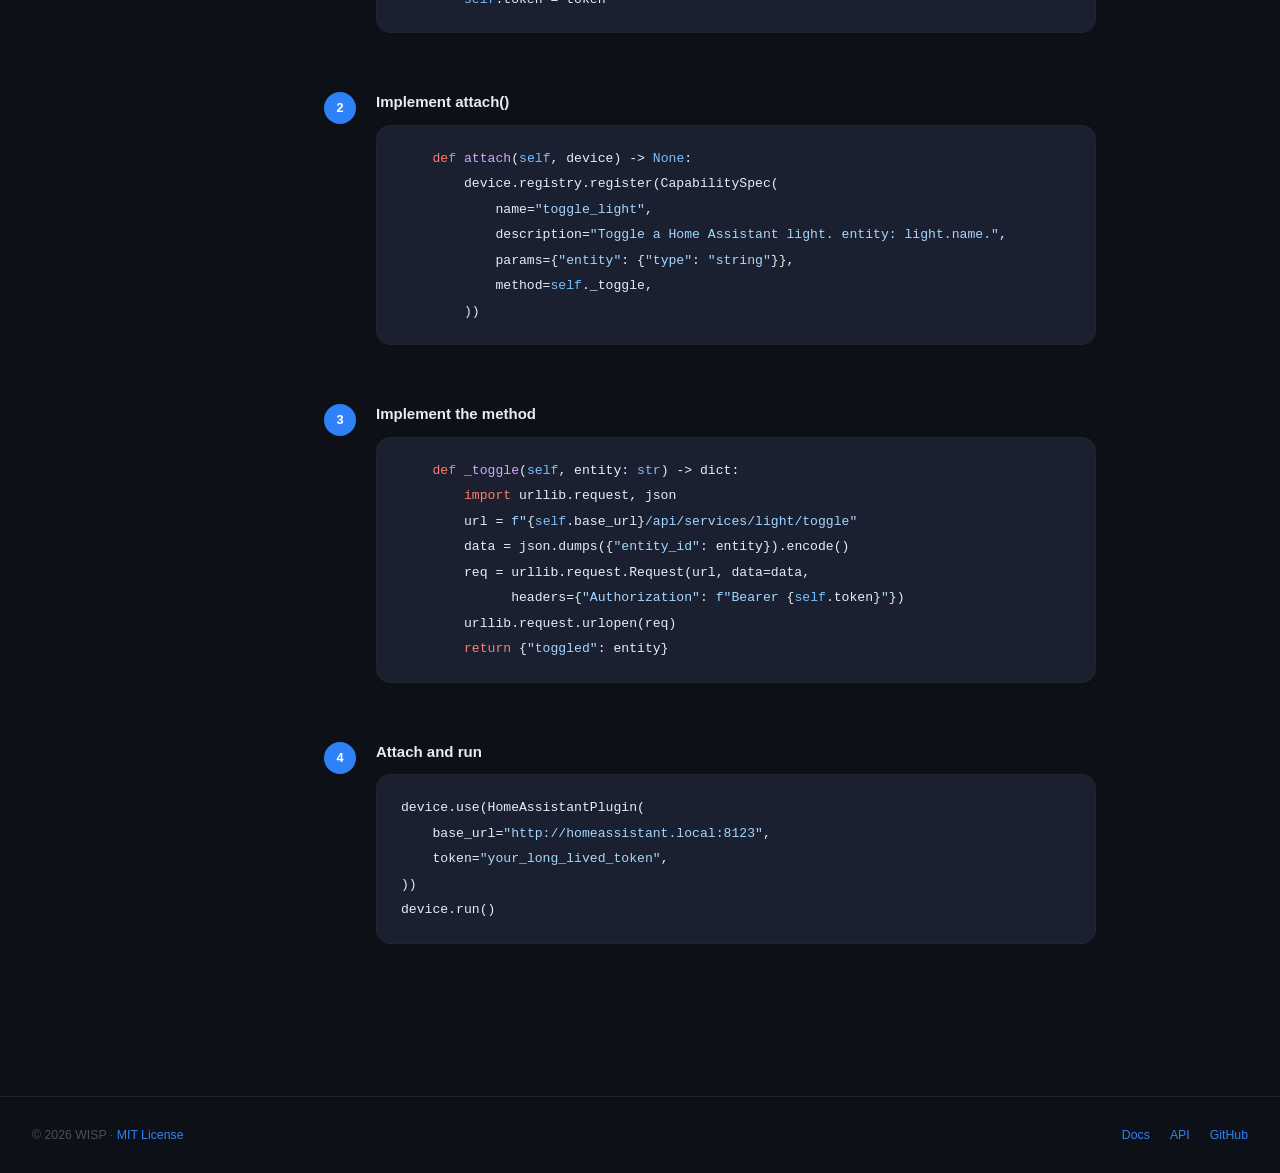
<file: docs/plugins.html>
<!DOCTYPE html>
<html lang="en">
<head>
  <meta charset="UTF-8"/>
  <meta name="viewport" content="width=device-width, initial-scale=1"/>
  <title>Plugins &amp; ROS2 — WISP</title>
  <meta name="description" content="Extend WISP with plugins. Control ROS2 robots from Telegram with ROS2Plugin."/>
  <link rel="stylesheet" href="style.css"/>
  <link rel="icon" href="data:image/svg+xml,<svg xmlns='http://www.w3.org/2000/svg' viewBox='0 0 32 32'><rect width='32' height='32' rx='7' fill='%232f81f7'/><text x='9' y='24' font-size='20' font-weight='900' fill='white' font-family='Arial'>W</text></svg>"/>
</head>
<body>
<header class="topbar">
  <button class="hamburger" id="hamburger" aria-label="Menu">☰</button>
  <a href="index.html" class="topbar-brand"><div class="brand-logo">W</div>WISP</a>
  <nav class="topbar-nav">
    <a href="quickstart.html">Quickstart</a>
    <a href="api.html">API</a>
    <a href="hardware.html">Hardware</a>
    <a href="plugins.html" class="active">Plugins</a>
    <a href="examples.html">Examples</a>
  </nav>
  <div style="margin-left:auto;display:flex;gap:8px;">
    <a class="btn btn-ghost" href="https://github.com/shaik-shahansha/wisp" target="_blank">GitHub</a>
    <a class="btn btn-primary" href="quickstart.html">Get started →</a>
  </div>
</header>
<div id="overlay" style="display:none;position:fixed;inset:0;background:rgba(0,0,0,0.6);z-index:89;"
     onclick="document.getElementById('sidebar')?.classList.remove('open');this.style.display='none'"></div>
<div class="layout">
  <aside class="sidebar" id="sidebar">
    <div class="sidebar-section">Getting Started</div>
    <a href="index.html" class="sidebar-link">Introduction</a>
    <a href="quickstart.html" class="sidebar-link">Quickstart</a>
    <div class="sidebar-section">Framework</div>
    <a href="api.html" class="sidebar-link">API Reference</a>
    <a href="transports.html" class="sidebar-link">Transports</a>
    <a href="hardware.html" class="sidebar-link">Hardware</a>
    <div class="sidebar-section">Ecosystem</div>
    <a href="plugins.html" class="sidebar-link active">Plugins &amp; ROS2</a>
    <a href="examples.html" class="sidebar-link">Examples</a>
    <a href="usecases.html" class="sidebar-link">Use Cases</a>
    <a href="providers.html" class="sidebar-link">AI Providers</a>
  </aside>

  <article class="content">
    <header class="page-header">
      <div class="breadcrumb"><a href="index.html">WISP</a> › Ecosystem</div>
      <h1>Plugins &amp; ROS2</h1>
      <p class="lead">Dynamically extend any device with capabilities at runtime. WISP ships with <code>ROS2Plugin</code> — a live ROS2 graph scanner that turns your robot into a Telegram-controlled agent.</p>
    </header>

    <section id="plugin-api">
      <h2>Plugin API</h2>
      <p>Every plugin subclasses <code>WispPlugin</code> and implements a single method — <code>attach(device)</code>. This method is called once when you call <code>device.use(plugin)</code>, before the transport starts.</p>
<pre><code><span class="kw">from</span> wisp <span class="kw">import</span> WispPlugin, WispDevice, CapabilitySpec

<span class="kw">class</span> <span class="cl">WeatherPlugin</span>(WispPlugin):
    <span class="kw">def</span> <span class="fn">attach</span>(<span class="bi">self</span>, device: WispDevice) <span class="op">-></span> <span class="bi">None</span>:
        device.registry.register(CapabilitySpec(
            name<span class="op">=</span><span class="st">"get_forecast"</span>,
            description<span class="op">=</span><span class="st">"Get 3-day weather forecast for a city."</span>,
            params<span class="op">=</span>{<span class="st">"city"</span>: {<span class="st">"type"</span>: <span class="st">"string"</span>}},
            method<span class="op">=</span><span class="bi">self</span>._fetch,
        ))

    <span class="kw">def</span> <span class="fn">_fetch</span>(<span class="bi">self</span>, city: <span class="bi">str</span>) <span class="op">-></span> dict:
        <span class="cm"># call your API here</span>
        <span class="kw">return</span> {<span class="st">"city"</span>: city, <span class="st">"forecast"</span>: <span class="st">"sunny"</span>}</code></pre>
      <p>Then attach it to any device:</p>
<pre><code>device <span class="op">=</span> MyDevice.from_config(<span class="st">"config.json"</span>)
device.use(<span class="fn">WeatherPlugin</span>())
device.run()</code></pre>
    </section>

    <section id="ros2-plugin">
      <h2>ROS2Plugin</h2>
      <p><code>ROS2Plugin</code> makes any WISP device a natural-language interface for a ROS2 robot. It scans the live ROS2 graph at boot and registers capabilities for topics it recognises.</p>

      <h3>Requirements</h3>
      <ul>
        <li>ROS2 (Humble or later) installed on the same machine</li>
        <li><code>rclpy</code> importable (comes with ROS2 install)</li>
        <li>Your robot's nodes running before WISP starts</li>
      </ul>

      <h3>Usage</h3>
<pre><code><span class="kw">from</span> wisp <span class="kw">import</span> WispDevice
<span class="kw">from</span> wisp.plugins.ros2 <span class="kw">import</span> ROS2Plugin
<span class="kw">import</span> rclpy

rclpy.init()

<span class="kw">class</span> <span class="cl">TurtleBot</span>(WispDevice):
    device_name <span class="op">=</span> <span class="st">"turtlebot3"</span>
    device_description <span class="op">=</span> <span class="st">"TurtleBot3 Burger mobile robot."</span>

device <span class="op">=</span> TurtleBot.from_config(<span class="st">"config.json"</span>)
device.use(<span class="fn">ROS2Plugin</span>())
device.run()</code></pre>
      <div class="callout callout-info">
        <strong>Teleop example:</strong> Send "move forward" via Telegram — WISP routes it to <code>move_forward</code> capability → publishes a <code>geometry_msgs/Twist</code> on <code>/cmd_vel</code>.
      </div>

      <h3>Auto-discovered capabilities</h3>
      <p>The plugin maps topic patterns to capability names:</p>
      <table>
        <thead><tr><th>Topic pattern</th><th>Capability</th><th>Action</th></tr></thead>
        <tbody>
          <tr><td><code>/cmd_vel</code></td><td><code>move_forward</code>, <code>move_backward</code>, <code>turn_left</code>, <code>turn_right</code>, <code>stop</code></td><td>Publishes Twist</td></tr>
          <tr><td><code>/navigate_to_pose</code></td><td><code>navigate_to</code></td><td>Sends Nav2 goal</td></tr>
          <tr><td><code>/scan</code></td><td><code>read_lidar</code></td><td>Reads one scan</td></tr>
          <tr><td><code>/battery_state</code></td><td><code>battery_level</code></td><td>Reads battery</td></tr>
          <tr><td><code>/camera/image_raw</code></td><td><code>capture_image</code></td><td>Grabs one frame</td></tr>
          <tr><td><code>/imu</code></td><td><code>read_imu</code></td><td>Reads IMU data</td></tr>
          <tr><td><code>/odom</code></td><td><code>get_position</code></td><td>Reads odometry</td></tr>
        </tbody>
      </table>
      <p>The plugin only registers capabilities for topics that are currently <em>live</em> on the graph. If a topic isn't published, its capability is skipped.</p>

      <h3>Custom topic map</h3>
      <p>Override <code>TOPIC_MAP</code> in a subclass to add your robot's topics:</p>
<pre><code><span class="kw">from</span> wisp.plugins.ros2 <span class="kw">import</span> ROS2Plugin

<span class="kw">class</span> <span class="cl">MyRobotPlugin</span>(ROS2Plugin):
    TOPIC_MAP <span class="op">=</span> ROS2Plugin.TOPIC_MAP <span class="op">+</span> [
        {
            <span class="st">"topic"</span>: <span class="st">"/gripper/command"</span>,
            <span class="st">"capability"</span>: <span class="st">"open_gripper"</span>,
            <span class="st">"description"</span>: <span class="st">"Open or close the gripper. state: open|close."</span>,
            <span class="st">"msg_type"</span>: <span class="st">"std_msgs/Bool"</span>,
        }
    ]</code></pre>
    </section>

    <section id="custom-plugin">
      <h2>Writing your own plugin</h2>
      <p>Any Python capability — HTTP API, database, GPIO expander, CAN bus — can become a WISP plugin in minutes:</p>

      <div class="steps">
        <div class="step">
          <div class="step-number">1</div>
          <div class="step-body">
            <div class="step-title">Subclass WispPlugin</div>
<pre><code><span class="kw">from</span> wisp <span class="kw">import</span> WispPlugin, CapabilitySpec

<span class="kw">class</span> <span class="cl">HomeAssistantPlugin</span>(WispPlugin):
    <span class="kw">def</span> <span class="fn">__init__</span>(<span class="bi">self</span>, base_url: <span class="bi">str</span>, token: <span class="bi">str</span>):
        <span class="bi">self</span>.base_url <span class="op">=</span> base_url
        <span class="bi">self</span>.token <span class="op">=</span> token</code></pre>
          </div>
        </div>
        <div class="step">
          <div class="step-number">2</div>
          <div class="step-body">
            <div class="step-title">Implement attach()</div>
<pre><code>    <span class="kw">def</span> <span class="fn">attach</span>(<span class="bi">self</span>, device) <span class="op">-></span> <span class="bi">None</span>:
        device.registry.register(CapabilitySpec(
            name<span class="op">=</span><span class="st">"toggle_light"</span>,
            description<span class="op">=</span><span class="st">"Toggle a Home Assistant light. entity: light.name."</span>,
            params<span class="op">=</span>{<span class="st">"entity"</span>: {<span class="st">"type"</span>: <span class="st">"string"</span>}},
            method<span class="op">=</span><span class="bi">self</span>._toggle,
        ))</code></pre>
          </div>
        </div>
        <div class="step">
          <div class="step-number">3</div>
          <div class="step-body">
            <div class="step-title">Implement the method</div>
<pre><code>    <span class="kw">def</span> <span class="fn">_toggle</span>(<span class="bi">self</span>, entity: <span class="bi">str</span>) <span class="op">-></span> dict:
        <span class="kw">import</span> urllib.request, json
        url <span class="op">=</span> <span class="st">f"</span>{<span class="bi">self</span>.base_url}<span class="st">/api/services/light/toggle"</span>
        data <span class="op">=</span> json.dumps({<span class="st">"entity_id"</span>: entity}).encode()
        req <span class="op">=</span> urllib.request.Request(url, data<span class="op">=</span>data,
              headers<span class="op">=</span>{<span class="st">"Authorization"</span>: <span class="st">f"Bearer </span>{<span class="bi">self</span>.token}<span class="st">"</span>})
        urllib.request.urlopen(req)
        <span class="kw">return</span> {<span class="st">"toggled"</span>: entity}</code></pre>
          </div>
        </div>
        <div class="step">
          <div class="step-number">4</div>
          <div class="step-body">
            <div class="step-title">Attach and run</div>
<pre><code>device.use(HomeAssistantPlugin(
    base_url<span class="op">=</span><span class="st">"http://homeassistant.local:8123"</span>,
    token<span class="op">=</span><span class="st">"your_long_lived_token"</span>,
))
device.run()</code></pre>
          </div>
        </div>
      </div>
    </section>

  </article>

  <aside class="toc">
    <div class="toc-title">On this page</div>
    <nav>
      <a href="#plugin-api" class="toc-link">Plugin API</a>
      <a href="#ros2-plugin" class="toc-link">ROS2Plugin</a>
      <a href="#custom-plugin" class="toc-link">Custom plugin</a>
    </nav>
  </aside>
</div>

<footer style="border-top:1px solid var(--border);padding:28px 32px;display:flex;align-items:center;justify-content:space-between;font-size:0.82rem;color:var(--text-dim);flex-wrap:wrap;gap:12px;">
  <div>© 2026 WISP · <a href="https://github.com/shaik-shahansha/wisp/blob/main/LICENSE" target="_blank">MIT License</a></div>
  <div style="display:flex;gap:20px;"><a href="quickstart.html">Docs</a><a href="api.html">API</a><a href="https://github.com/shaik-shahansha/wisp" target="_blank">GitHub</a></div>
</footer>
<script src="nav.js"></script>
</body>
</html>
</file>
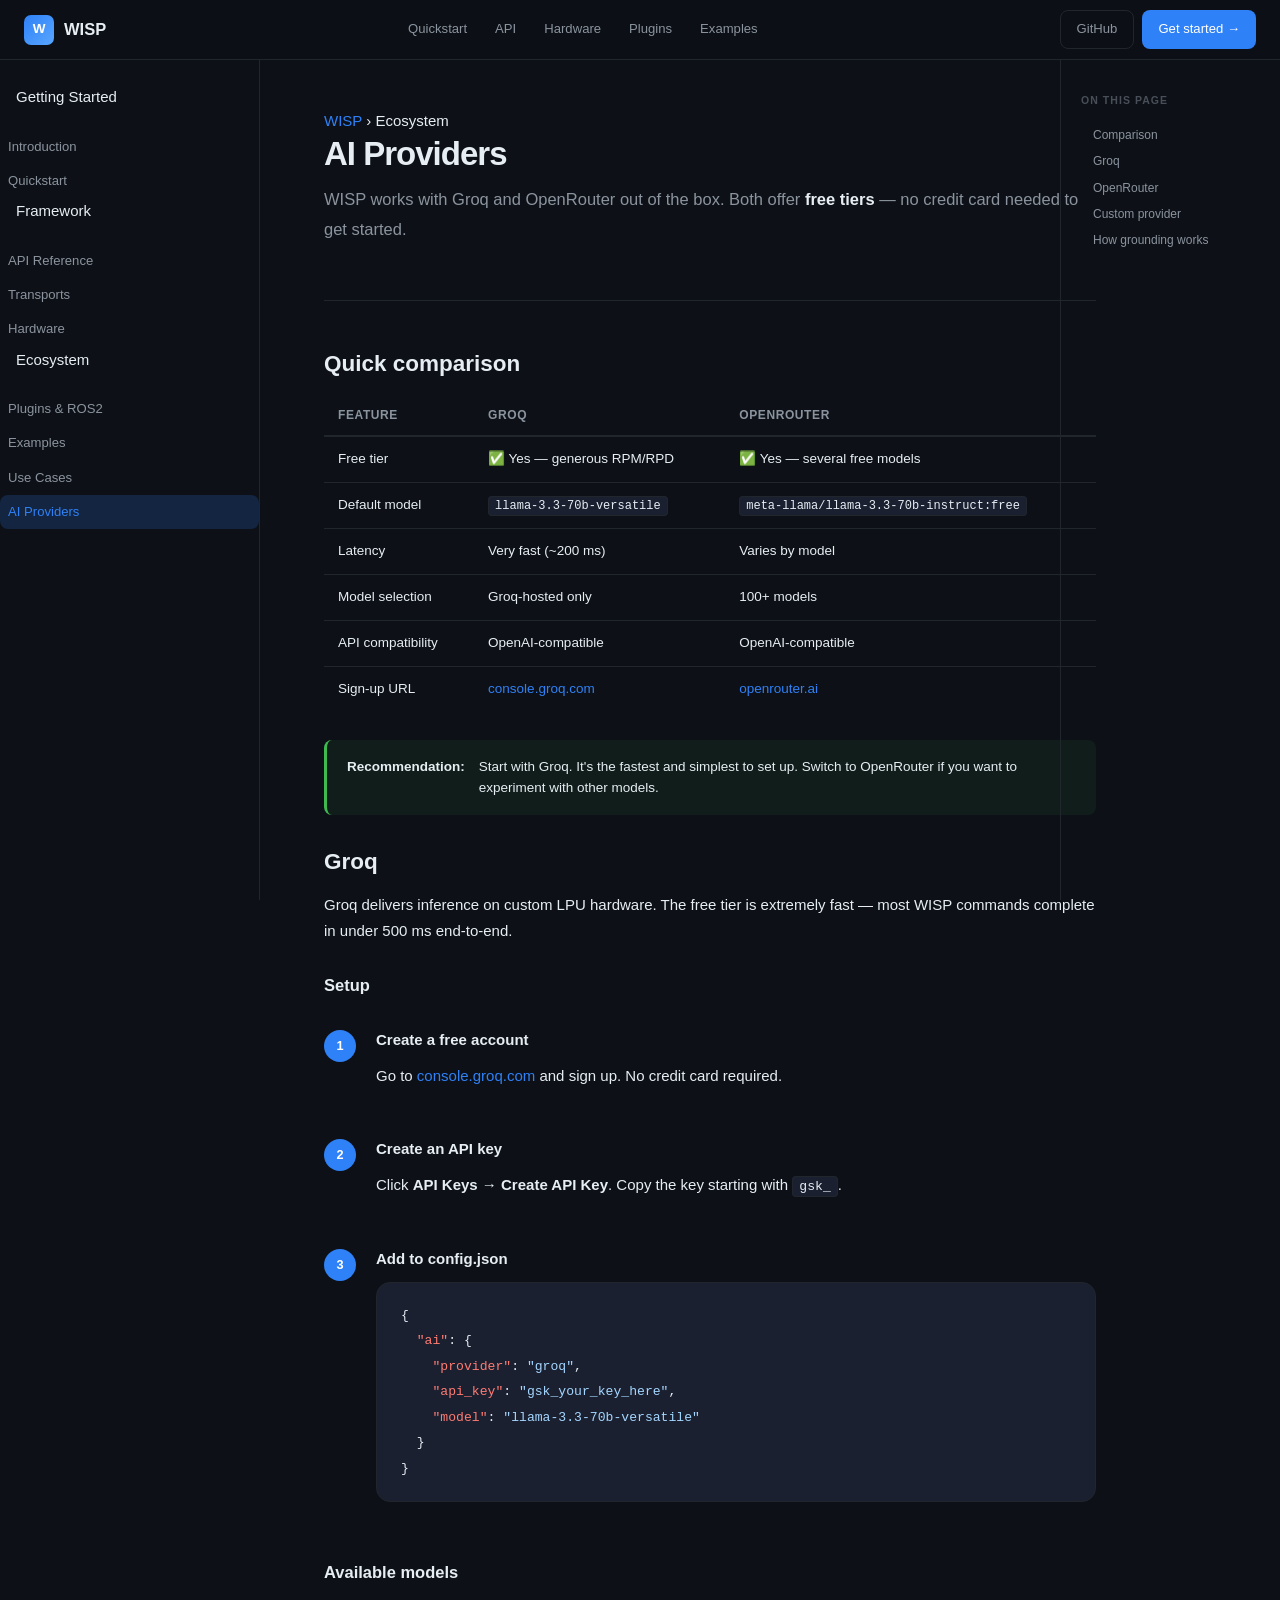
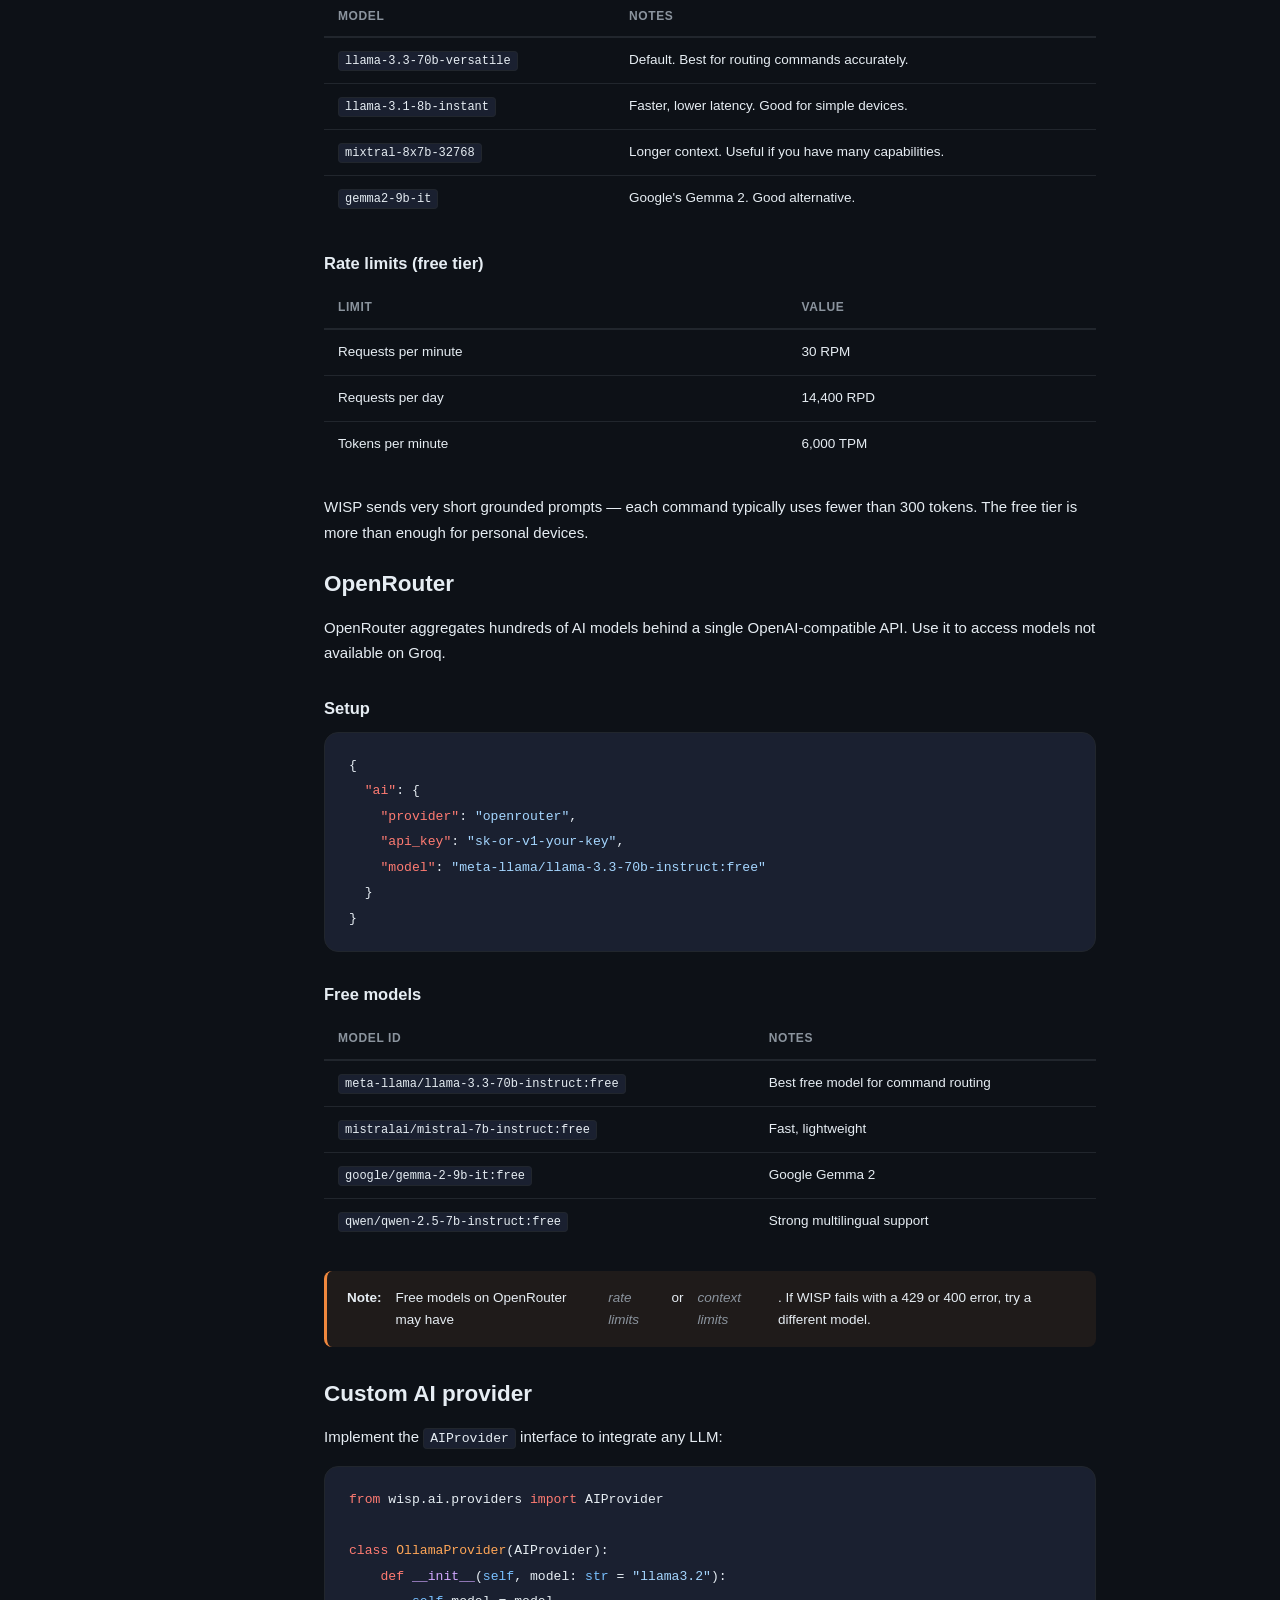
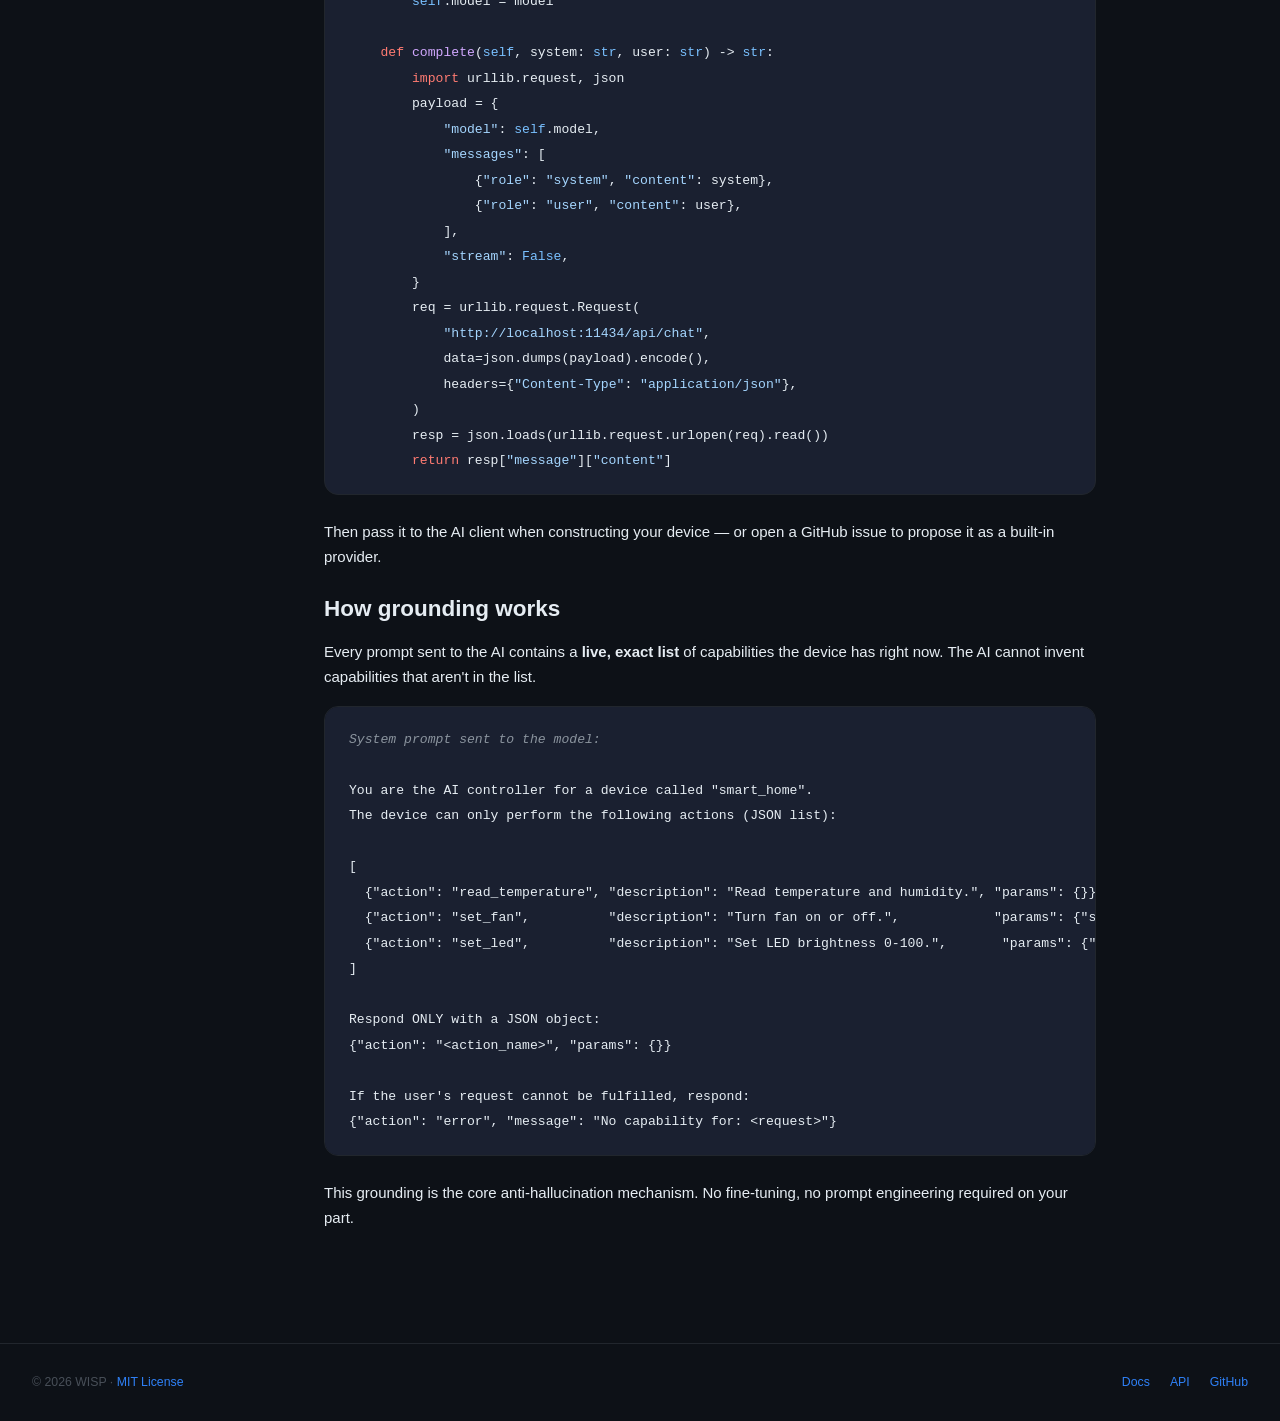
<file: docs/providers.html>
<!DOCTYPE html>
<html lang="en">
<head>
  <meta charset="UTF-8"/>
  <meta name="viewport" content="width=device-width, initial-scale=1"/>
  <title>AI Providers — WISP</title>
  <meta name="description" content="Compare Groq and OpenRouter for WISP. API keys, models, rate limits, config examples."/>
  <link rel="stylesheet" href="style.css"/>
  <link rel="icon" href="data:image/svg+xml,<svg xmlns='http://www.w3.org/2000/svg' viewBox='0 0 32 32'><rect width='32' height='32' rx='7' fill='%232f81f7'/><text x='9' y='24' font-size='20' font-weight='900' fill='white' font-family='Arial'>W</text></svg>"/>
</head>
<body>
<header class="topbar">
  <button class="hamburger" id="hamburger" aria-label="Menu">☰</button>
  <a href="index.html" class="topbar-brand"><div class="brand-logo">W</div>WISP</a>
  <nav class="topbar-nav">
    <a href="quickstart.html">Quickstart</a>
    <a href="api.html">API</a>
    <a href="hardware.html">Hardware</a>
    <a href="plugins.html">Plugins</a>
    <a href="examples.html">Examples</a>
  </nav>
  <div style="margin-left:auto;display:flex;gap:8px;">
    <a class="btn btn-ghost" href="https://github.com/shaik-shahansha/wisp" target="_blank">GitHub</a>
    <a class="btn btn-primary" href="quickstart.html">Get started →</a>
  </div>
</header>
<div id="overlay" style="display:none;position:fixed;inset:0;background:rgba(0,0,0,0.6);z-index:89;"
     onclick="document.getElementById('sidebar')?.classList.remove('open');this.style.display='none'"></div>
<div class="layout">
  <aside class="sidebar" id="sidebar">
    <div class="sidebar-section">Getting Started</div>
    <a href="index.html" class="sidebar-link">Introduction</a>
    <a href="quickstart.html" class="sidebar-link">Quickstart</a>
    <div class="sidebar-section">Framework</div>
    <a href="api.html" class="sidebar-link">API Reference</a>
    <a href="transports.html" class="sidebar-link">Transports</a>
    <a href="hardware.html" class="sidebar-link">Hardware</a>
    <div class="sidebar-section">Ecosystem</div>
    <a href="plugins.html" class="sidebar-link">Plugins &amp; ROS2</a>
    <a href="examples.html" class="sidebar-link">Examples</a>
    <a href="usecases.html" class="sidebar-link">Use Cases</a>
    <a href="providers.html" class="sidebar-link active">AI Providers</a>
  </aside>

  <article class="content">
    <header class="page-header">
      <div class="breadcrumb"><a href="index.html">WISP</a> › Ecosystem</div>
      <h1>AI Providers</h1>
      <p class="lead">WISP works with Groq and OpenRouter out of the box. Both offer <strong>free tiers</strong> — no credit card needed to get started.</p>
    </header>

    <section id="comparison">
      <h2>Quick comparison</h2>
      <table>
        <thead><tr><th>Feature</th><th>Groq</th><th>OpenRouter</th></tr></thead>
        <tbody>
          <tr><td>Free tier</td><td>✅ Yes — generous RPM/RPD</td><td>✅ Yes — several free models</td></tr>
          <tr><td>Default model</td><td><code>llama-3.3-70b-versatile</code></td><td><code>meta-llama/llama-3.3-70b-instruct:free</code></td></tr>
          <tr><td>Latency</td><td>Very fast (~200 ms)</td><td>Varies by model</td></tr>
          <tr><td>Model selection</td><td>Groq-hosted only</td><td>100+ models</td></tr>
          <tr><td>API compatibility</td><td>OpenAI-compatible</td><td>OpenAI-compatible</td></tr>
          <tr><td>Sign-up URL</td><td><a href="https://console.groq.com" target="_blank">console.groq.com</a></td><td><a href="https://openrouter.ai" target="_blank">openrouter.ai</a></td></tr>
        </tbody>
      </table>
      <div class="callout callout-tip">
        <strong>Recommendation:</strong> Start with Groq. It's the fastest and simplest to set up. Switch to OpenRouter if you want to experiment with other models.
      </div>
    </section>

    <section id="groq">
      <h2>Groq</h2>
      <p>Groq delivers inference on custom LPU hardware. The free tier is extremely fast — most WISP commands complete in under 500 ms end-to-end.</p>

      <h3>Setup</h3>
      <div class="steps">
        <div class="step">
          <div class="step-number">1</div>
          <div class="step-body">
            <div class="step-title">Create a free account</div>
            <p>Go to <a href="https://console.groq.com" target="_blank">console.groq.com</a> and sign up. No credit card required.</p>
          </div>
        </div>
        <div class="step">
          <div class="step-number">2</div>
          <div class="step-body">
            <div class="step-title">Create an API key</div>
            <p>Click <strong>API Keys → Create API Key</strong>. Copy the key starting with <code>gsk_</code>.</p>
          </div>
        </div>
        <div class="step">
          <div class="step-number">3</div>
          <div class="step-body">
            <div class="step-title">Add to config.json</div>
<pre><code>{
  <span class="kw">"ai"</span>: {
    <span class="kw">"provider"</span>: <span class="st">"groq"</span>,
    <span class="kw">"api_key"</span>: <span class="st">"gsk_your_key_here"</span>,
    <span class="kw">"model"</span>: <span class="st">"llama-3.3-70b-versatile"</span>
  }
}</code></pre>
          </div>
        </div>
      </div>

      <h3>Available models</h3>
      <table>
        <thead><tr><th>Model</th><th>Notes</th></tr></thead>
        <tbody>
          <tr><td><code>llama-3.3-70b-versatile</code></td><td>Default. Best for routing commands accurately.</td></tr>
          <tr><td><code>llama-3.1-8b-instant</code></td><td>Faster, lower latency. Good for simple devices.</td></tr>
          <tr><td><code>mixtral-8x7b-32768</code></td><td>Longer context. Useful if you have many capabilities.</td></tr>
          <tr><td><code>gemma2-9b-it</code></td><td>Google's Gemma 2. Good alternative.</td></tr>
        </tbody>
      </table>

      <h3>Rate limits (free tier)</h3>
      <table>
        <thead><tr><th>Limit</th><th>Value</th></tr></thead>
        <tbody>
          <tr><td>Requests per minute</td><td>30 RPM</td></tr>
          <tr><td>Requests per day</td><td>14,400 RPD</td></tr>
          <tr><td>Tokens per minute</td><td>6,000 TPM</td></tr>
        </tbody>
      </table>
      <p>WISP sends very short grounded prompts — each command typically uses fewer than 300 tokens. The free tier is more than enough for personal devices.</p>
    </section>

    <section id="openrouter">
      <h2>OpenRouter</h2>
      <p>OpenRouter aggregates hundreds of AI models behind a single OpenAI-compatible API. Use it to access models not available on Groq.</p>

      <h3>Setup</h3>
<pre><code>{
  <span class="kw">"ai"</span>: {
    <span class="kw">"provider"</span>: <span class="st">"openrouter"</span>,
    <span class="kw">"api_key"</span>: <span class="st">"sk-or-v1-your-key"</span>,
    <span class="kw">"model"</span>: <span class="st">"meta-llama/llama-3.3-70b-instruct:free"</span>
  }
}</code></pre>

      <h3>Free models</h3>
      <table>
        <thead><tr><th>Model ID</th><th>Notes</th></tr></thead>
        <tbody>
          <tr><td><code>meta-llama/llama-3.3-70b-instruct:free</code></td><td>Best free model for command routing</td></tr>
          <tr><td><code>mistralai/mistral-7b-instruct:free</code></td><td>Fast, lightweight</td></tr>
          <tr><td><code>google/gemma-2-9b-it:free</code></td><td>Google Gemma 2</td></tr>
          <tr><td><code>qwen/qwen-2.5-7b-instruct:free</code></td><td>Strong multilingual support</td></tr>
        </tbody>
      </table>
      <div class="callout callout-warn">
        <strong>Note:</strong> Free models on OpenRouter may have <em>rate limits</em> or <em>context limits</em>. If WISP fails with a 429 or 400 error, try a different model.
      </div>
    </section>

    <section id="custom-provider">
      <h2>Custom AI provider</h2>
      <p>Implement the <code>AIProvider</code> interface to integrate any LLM:</p>
<pre><code><span class="kw">from</span> wisp.ai.providers <span class="kw">import</span> AIProvider

<span class="kw">class</span> <span class="cl">OllamaProvider</span>(AIProvider):
    <span class="kw">def</span> <span class="fn">__init__</span>(<span class="bi">self</span>, model: <span class="bi">str</span> <span class="op">=</span> <span class="st">"llama3.2"</span>):
        <span class="bi">self</span>.model <span class="op">=</span> model

    <span class="kw">def</span> <span class="fn">complete</span>(<span class="bi">self</span>, system: <span class="bi">str</span>, user: <span class="bi">str</span>) <span class="op">-></span> <span class="bi">str</span>:
        <span class="kw">import</span> urllib.request, json
        payload <span class="op">=</span> {
            <span class="st">"model"</span>: <span class="bi">self</span>.model,
            <span class="st">"messages"</span>: [
                {<span class="st">"role"</span>: <span class="st">"system"</span>, <span class="st">"content"</span>: system},
                {<span class="st">"role"</span>: <span class="st">"user"</span>, <span class="st">"content"</span>: user},
            ],
            <span class="st">"stream"</span>: <span class="bi">False</span>,
        }
        req <span class="op">=</span> urllib.request.Request(
            <span class="st">"http://localhost:11434/api/chat"</span>,
            data<span class="op">=</span>json.dumps(payload).encode(),
            headers<span class="op">=</span>{<span class="st">"Content-Type"</span>: <span class="st">"application/json"</span>},
        )
        resp <span class="op">=</span> json.loads(urllib.request.urlopen(req).read())
        <span class="kw">return</span> resp[<span class="st">"message"</span>][<span class="st">"content"</span>]</code></pre>
      <p>Then pass it to the AI client when constructing your device — or open a GitHub issue to propose it as a built-in provider.</p>
    </section>

    <section id="grounding">
      <h2>How grounding works</h2>
      <p>Every prompt sent to the AI contains a <strong>live, exact list</strong> of capabilities the device has right now. The AI cannot invent capabilities that aren't in the list.</p>
<pre><code><span class="cm">System prompt sent to the model:</span>

You are the AI controller for a device called "smart_home".
The device can only perform the following actions (JSON list):

[
  {"action": "read_temperature", "description": "Read temperature and humidity.", "params": {}},
  {"action": "set_fan",          "description": "Turn fan on or off.",            "params": {"state": "string"}},
  {"action": "set_led",          "description": "Set LED brightness 0-100.",       "params": {"brightness": "int"}}
]

Respond ONLY with a JSON object:
{"action": "&lt;action_name&gt;", "params": {}}

If the user's request cannot be fulfilled, respond:
{"action": "error", "message": "No capability for: &lt;request&gt;"}</code></pre>
      <p>This grounding is the core anti-hallucination mechanism. No fine-tuning, no prompt engineering required on your part.</p>
    </section>

  </article>

  <aside class="toc">
    <div class="toc-title">On this page</div>
    <nav>
      <a href="#comparison" class="toc-link">Comparison</a>
      <a href="#groq" class="toc-link">Groq</a>
      <a href="#openrouter" class="toc-link">OpenRouter</a>
      <a href="#custom-provider" class="toc-link">Custom provider</a>
      <a href="#grounding" class="toc-link">How grounding works</a>
    </nav>
  </aside>
</div>

<footer style="border-top:1px solid var(--border);padding:28px 32px;display:flex;align-items:center;justify-content:space-between;font-size:0.82rem;color:var(--text-dim);flex-wrap:wrap;gap:12px;">
  <div>© 2026 WISP · <a href="https://github.com/shaik-shahansha/wisp/blob/main/LICENSE" target="_blank">MIT License</a></div>
  <div style="display:flex;gap:20px;"><a href="quickstart.html">Docs</a><a href="api.html">API</a><a href="https://github.com/shaik-shahansha/wisp" target="_blank">GitHub</a></div>
</footer>
<script src="nav.js"></script>
</body>
</html>
</file>
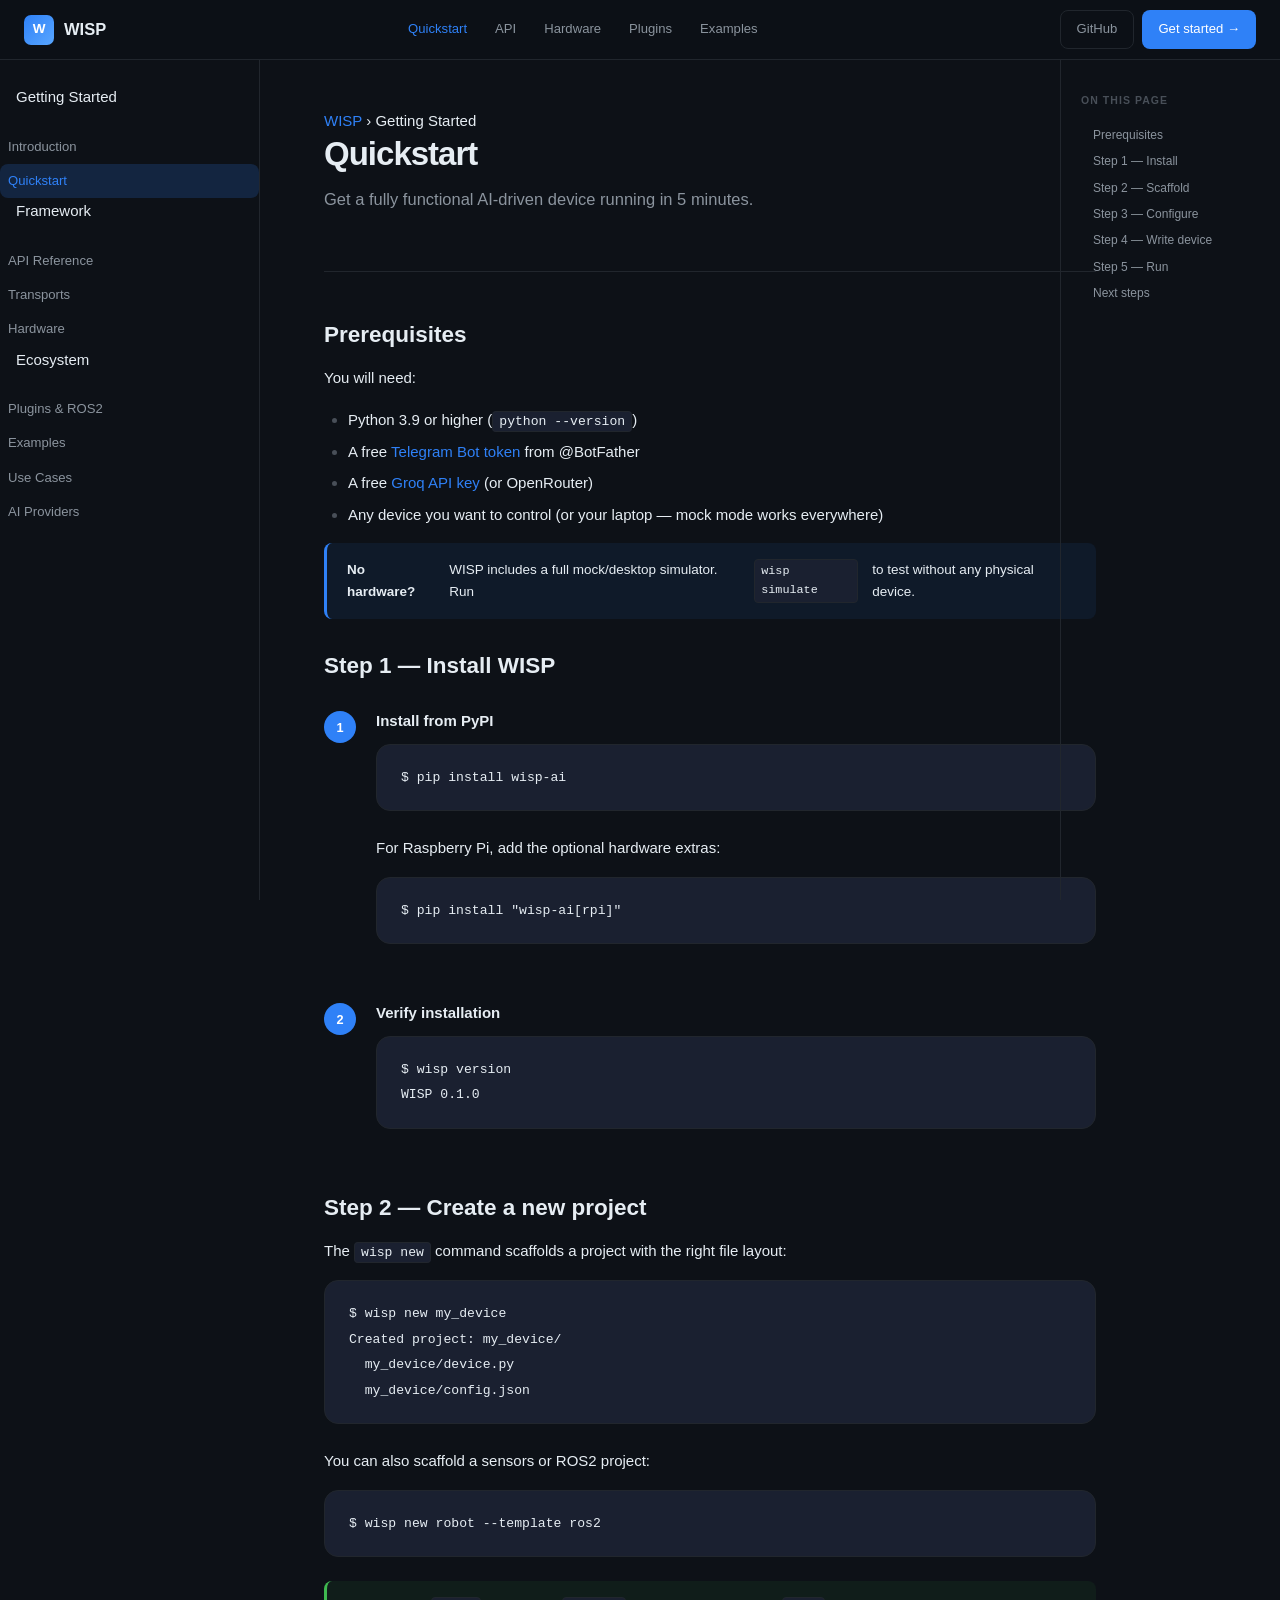
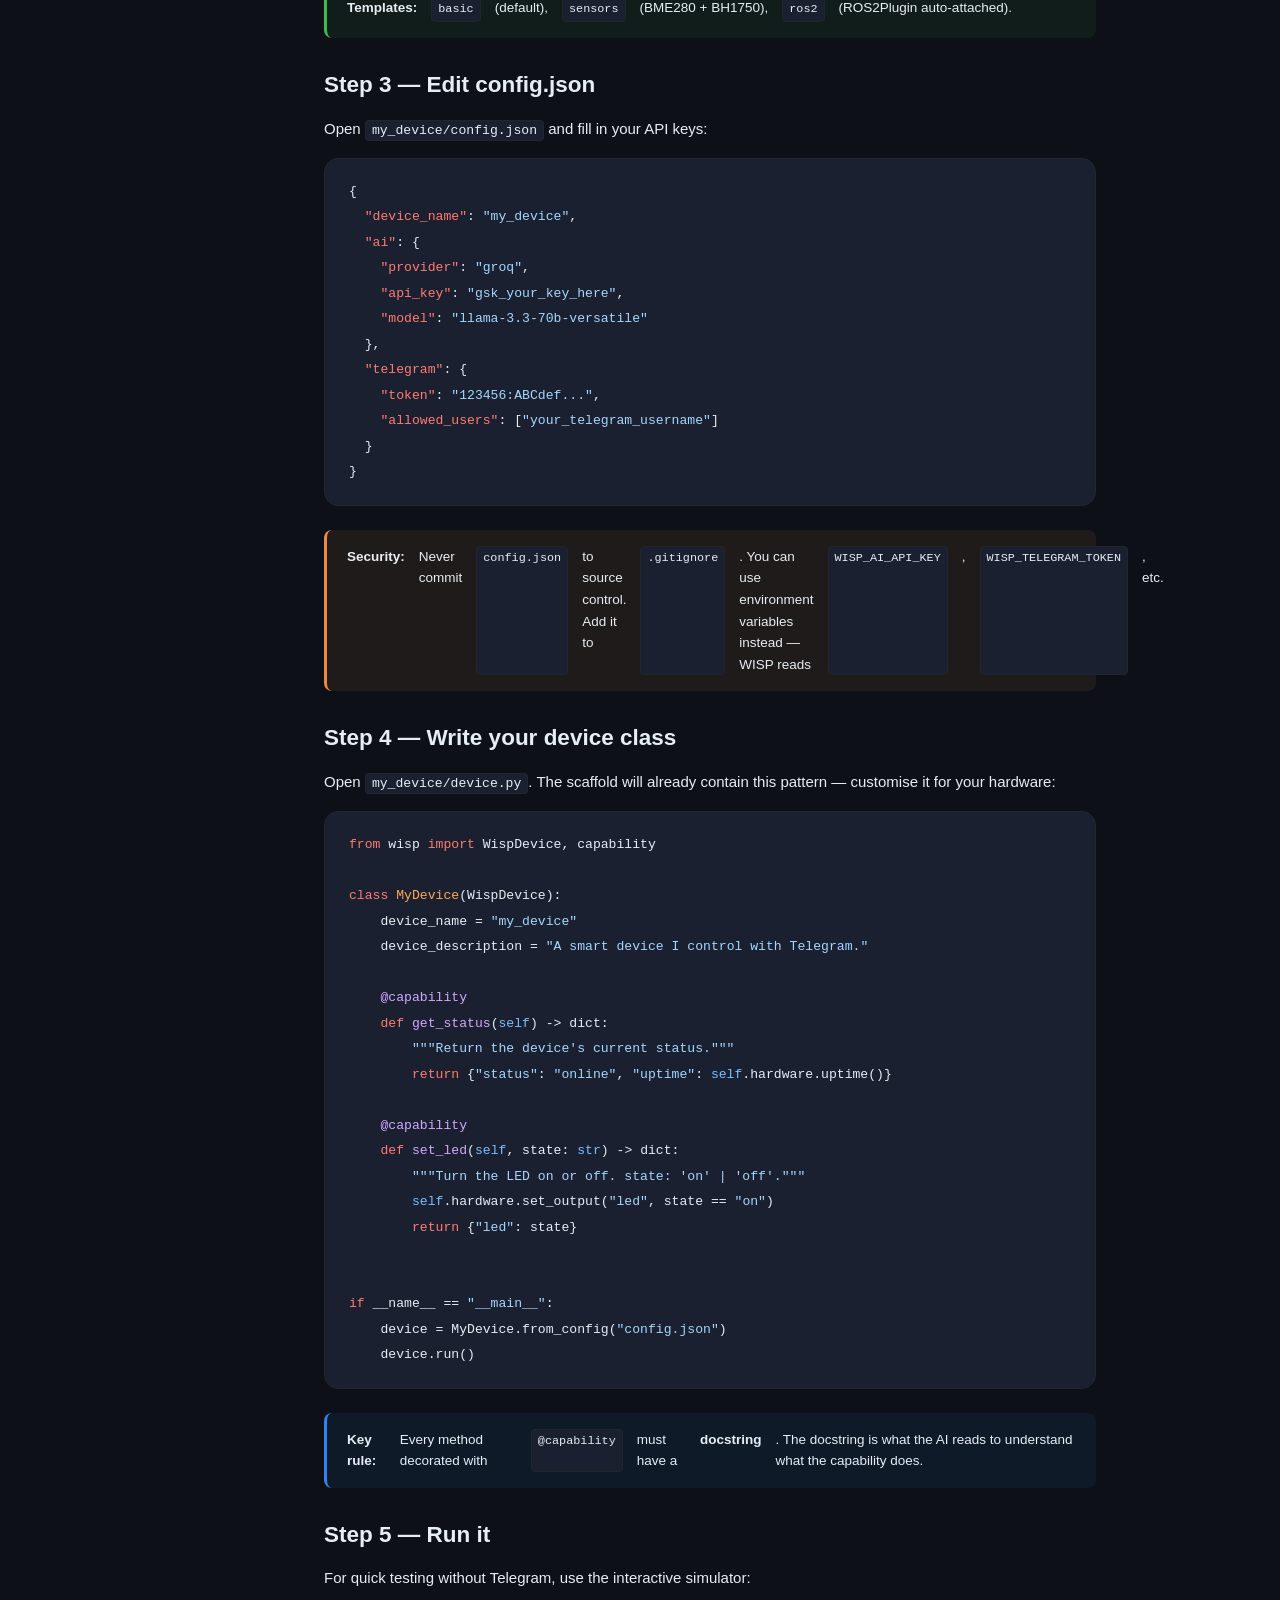
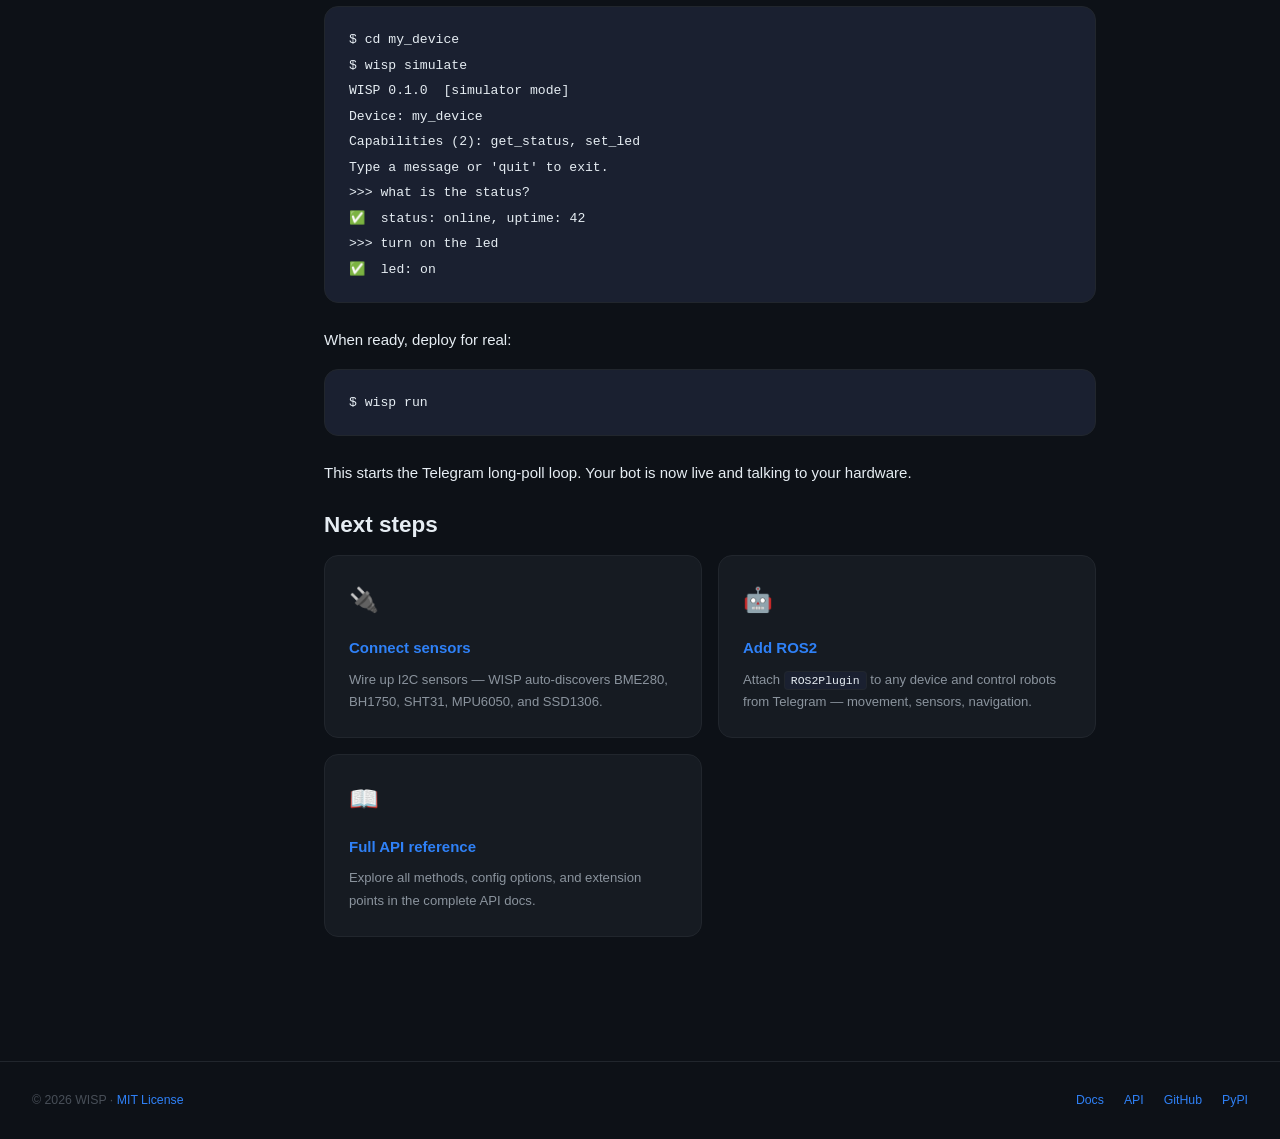
<file: docs/quickstart.html>
<!DOCTYPE html>
<html lang="en">
<head>
  <meta charset="UTF-8"/>
  <meta name="viewport" content="width=device-width, initial-scale=1"/>
  <title>Quickstart — WISP</title>
  <meta name="description" content="Get a WISP device running in 5 minutes. Install, configure, and talk to your hardware."/>
  <link rel="stylesheet" href="style.css"/>
  <link rel="icon" href="data:image/svg+xml,<svg xmlns='http://www.w3.org/2000/svg' viewBox='0 0 32 32'><rect width='32' height='32' rx='7' fill='%232f81f7'/><text x='9' y='24' font-size='20' font-weight='900' fill='white' font-family='Arial'>W</text></svg>"/>
</head>
<body>

<!-- TOP BAR -->
<header class="topbar">
  <button class="hamburger" id="hamburger" aria-label="Menu">☰</button>
  <a href="index.html" class="topbar-brand">
    <div class="brand-logo">W</div>
    WISP
  </a>
  <nav class="topbar-nav">
    <a href="quickstart.html" class="active">Quickstart</a>
    <a href="api.html">API</a>
    <a href="hardware.html">Hardware</a>
    <a href="plugins.html">Plugins</a>
    <a href="examples.html">Examples</a>
  </nav>
  <div style="margin-left:auto;display:flex;gap:8px;">
    <a class="btn btn-ghost" href="https://github.com/shaik-shahansha/wisp" target="_blank">GitHub</a>
    <a class="btn btn-primary" href="quickstart.html">Get started →</a>
  </div>
</header>

<div id="overlay" style="display:none;position:fixed;inset:0;background:rgba(0,0,0,0.6);z-index:89;"
     onclick="document.getElementById('sidebar')?.classList.remove('open');this.style.display='none'"></div>

<div class="layout">

  <!-- SIDEBAR -->
  <aside class="sidebar" id="sidebar">
    <div class="sidebar-section">Getting Started</div>
    <a href="index.html" class="sidebar-link">Introduction</a>
    <a href="quickstart.html" class="sidebar-link active">Quickstart</a>

    <div class="sidebar-section">Framework</div>
    <a href="api.html" class="sidebar-link">API Reference</a>
    <a href="transports.html" class="sidebar-link">Transports</a>
    <a href="hardware.html" class="sidebar-link">Hardware</a>

    <div class="sidebar-section">Ecosystem</div>
    <a href="plugins.html" class="sidebar-link">Plugins &amp; ROS2</a>
    <a href="examples.html" class="sidebar-link">Examples</a>
    <a href="usecases.html" class="sidebar-link">Use Cases</a>
    <a href="providers.html" class="sidebar-link">AI Providers</a>
  </aside>

  <!-- CONTENT -->
  <article class="content">
    <header class="page-header">
      <div class="breadcrumb"><a href="index.html">WISP</a> › Getting Started</div>
      <h1>Quickstart</h1>
      <p class="lead">Get a fully functional AI-driven device running in 5 minutes.</p>
    </header>

    <!-- PREREQUISITES -->
    <section id="prerequisites">
      <h2>Prerequisites</h2>
      <p>You will need:</p>
      <ul>
        <li>Python 3.9 or higher (<code>python --version</code>)</li>
        <li>A free <a href="https://t.me/BotFather" target="_blank">Telegram Bot token</a> from @BotFather</li>
        <li>A free <a href="https://console.groq.com" target="_blank">Groq API key</a> (or OpenRouter)</li>
        <li>Any device you want to control (or your laptop — mock mode works everywhere)</li>
      </ul>
      <div class="callout callout-info">
        <strong>No hardware?</strong> WISP includes a full mock/desktop simulator. Run <code>wisp simulate</code> to test without any physical device.
      </div>
    </section>

    <!-- STEP 1 -->
    <section id="install">
      <h2>Step 1 — Install WISP</h2>
      <div class="steps">
        <div class="step">
          <div class="step-number">1</div>
          <div class="step-body">
            <div class="step-title">Install from PyPI</div>
<pre><code><span class="prompt">$</span> pip install wisp-ai</code></pre>
            <p>For Raspberry Pi, add the optional hardware extras:</p>
<pre><code><span class="prompt">$</span> pip install "wisp-ai[rpi]"</code></pre>
          </div>
        </div>
        <div class="step">
          <div class="step-number">2</div>
          <div class="step-body">
            <div class="step-title">Verify installation</div>
<pre><code><span class="prompt">$</span> wisp version
WISP 0.1.0</code></pre>
          </div>
        </div>
      </div>
    </section>

    <!-- STEP 2 -->
    <section id="scaffold">
      <h2>Step 2 — Create a new project</h2>
      <p>The <code>wisp new</code> command scaffolds a project with the right file layout:</p>
<pre><code><span class="prompt">$</span> wisp new my_device
<span class="out">Created project: my_device/</span>
<span class="out">  my_device/device.py</span>
<span class="out">  my_device/config.json</span></code></pre>
      <p>You can also scaffold a sensors or ROS2 project:</p>
<pre><code><span class="prompt">$</span> wisp new robot --template ros2</code></pre>
      <div class="callout callout-tip">
        <strong>Templates:</strong> <code>basic</code> (default), <code>sensors</code> (BME280 + BH1750), <code>ros2</code> (ROS2Plugin auto-attached).
      </div>
    </section>

    <!-- STEP 3 -->
    <section id="configure">
      <h2>Step 3 — Edit config.json</h2>
      <p>Open <code>my_device/config.json</code> and fill in your API keys:</p>
<pre><code>{
  <span class="kw">"device_name"</span>: <span class="st">"my_device"</span>,
  <span class="kw">"ai"</span>: {
    <span class="kw">"provider"</span>: <span class="st">"groq"</span>,
    <span class="kw">"api_key"</span>: <span class="st">"gsk_your_key_here"</span>,
    <span class="kw">"model"</span>: <span class="st">"llama-3.3-70b-versatile"</span>
  },
  <span class="kw">"telegram"</span>: {
    <span class="kw">"token"</span>: <span class="st">"123456:ABCdef..."</span>,
    <span class="kw">"allowed_users"</span>: [<span class="st">"your_telegram_username"</span>]
  }
}</code></pre>
      <div class="callout callout-warn">
        <strong>Security:</strong> Never commit <code>config.json</code> to source control. Add it to <code>.gitignore</code>. You can use environment variables instead — WISP reads <code>WISP_AI_API_KEY</code>, <code>WISP_TELEGRAM_TOKEN</code>, etc.
      </div>
    </section>

    <!-- STEP 4 -->
    <section id="write-device">
      <h2>Step 4 — Write your device class</h2>
      <p>Open <code>my_device/device.py</code>. The scaffold will already contain this pattern — customise it for your hardware:</p>
<pre><code><span class="kw">from</span> wisp <span class="kw">import</span> WispDevice, capability

<span class="kw">class</span> <span class="cl">MyDevice</span>(WispDevice):
    device_name <span class="op">=</span> <span class="st">"my_device"</span>
    device_description <span class="op">=</span> <span class="st">"A smart device I control with Telegram."</span>

    <span class="fn">@capability</span>
    <span class="kw">def</span> <span class="fn">get_status</span>(<span class="bi">self</span>) <span class="op">-></span> dict:
        <span class="st">"""Return the device's current status."""</span>
        <span class="kw">return</span> {<span class="st">"status"</span>: <span class="st">"online"</span>, <span class="st">"uptime"</span>: <span class="bi">self</span>.hardware.uptime()}

    <span class="fn">@capability</span>
    <span class="kw">def</span> <span class="fn">set_led</span>(<span class="bi">self</span>, state: <span class="bi">str</span>) <span class="op">-></span> dict:
        <span class="st">"""Turn the LED on or off. state: 'on' | 'off'."""</span>
        <span class="bi">self</span>.hardware.set_output(<span class="st">"led"</span>, state <span class="op">==</span> <span class="st">"on"</span>)
        <span class="kw">return</span> {<span class="st">"led"</span>: state}


<span class="kw">if</span> __name__ <span class="op">==</span> <span class="st">"__main__"</span>:
    device <span class="op">=</span> MyDevice.from_config(<span class="st">"config.json"</span>)
    device.run()</code></pre>
      <div class="callout callout-info">
        <strong>Key rule:</strong> Every method decorated with <code>@capability</code> must have a <strong>docstring</strong>. The docstring is what the AI reads to understand what the capability does.
      </div>
    </section>

    <!-- STEP 5 -->
    <section id="run">
      <h2>Step 5 — Run it</h2>
      <p>For quick testing without Telegram, use the interactive simulator:</p>
<pre><code><span class="prompt">$</span> cd my_device
<span class="prompt">$</span> wisp simulate
<span class="out">WISP 0.1.0  [simulator mode]</span>
<span class="out">Device: my_device</span>
<span class="out">Capabilities (2): get_status, set_led</span>
<span class="out">Type a message or 'quit' to exit.</span>
<span class="out">&gt;&gt;&gt;</span> what is the status?
<span class="out">✅  status: online, uptime: 42</span>
<span class="out">&gt;&gt;&gt;</span> turn on the led
<span class="out">✅  led: on</span></code></pre>
      <p>When ready, deploy for real:</p>
<pre><code><span class="prompt">$</span> wisp run</code></pre>
      <p>This starts the Telegram long-poll loop. Your bot is now live and talking to your hardware.</p>
    </section>

    <!-- NEXT STEPS -->
    <section id="next-steps">
      <h2>Next steps</h2>
      <div class="card-grid" style="margin-top:0;">
        <div class="feature-card">
          <div class="icon">🔌</div>
          <h3><a href="hardware.html">Connect sensors</a></h3>
          <p>Wire up I2C sensors — WISP auto-discovers BME280, BH1750, SHT31, MPU6050, and SSD1306.</p>
        </div>
        <div class="feature-card">
          <div class="icon">🤖</div>
          <h3><a href="plugins.html">Add ROS2</a></h3>
          <p>Attach <code>ROS2Plugin</code> to any device and control robots from Telegram — movement, sensors, navigation.</p>
        </div>
        <div class="feature-card">
          <div class="icon">📖</div>
          <h3><a href="api.html">Full API reference</a></h3>
          <p>Explore all methods, config options, and extension points in the complete API docs.</p>
        </div>
      </div>
    </section>

  </article>

  <!-- TOC -->
  <aside class="toc">
    <div class="toc-title">On this page</div>
    <nav>
      <a href="#prerequisites" class="toc-link">Prerequisites</a>
      <a href="#install" class="toc-link">Step 1 — Install</a>
      <a href="#scaffold" class="toc-link">Step 2 — Scaffold</a>
      <a href="#configure" class="toc-link">Step 3 — Configure</a>
      <a href="#write-device" class="toc-link">Step 4 — Write device</a>
      <a href="#run" class="toc-link">Step 5 — Run</a>
      <a href="#next-steps" class="toc-link">Next steps</a>
    </nav>
  </aside>

</div>

<footer style="border-top:1px solid var(--border);padding:28px 32px;display:flex;align-items:center;justify-content:space-between;font-size:0.82rem;color:var(--text-dim);flex-wrap:wrap;gap:12px;">
  <div>© 2026 WISP · <a href="https://github.com/shaik-shahansha/wisp/blob/main/LICENSE" target="_blank">MIT License</a></div>
  <div style="display:flex;gap:20px;">
    <a href="quickstart.html">Docs</a>
    <a href="api.html">API</a>
    <a href="https://github.com/shaik-shahansha/wisp" target="_blank">GitHub</a>
    <a href="https://pypi.org/project/wisp-ai/" target="_blank">PyPI</a>
  </div>
</footer>

<script src="nav.js"></script>
</body>
</html>
</file>
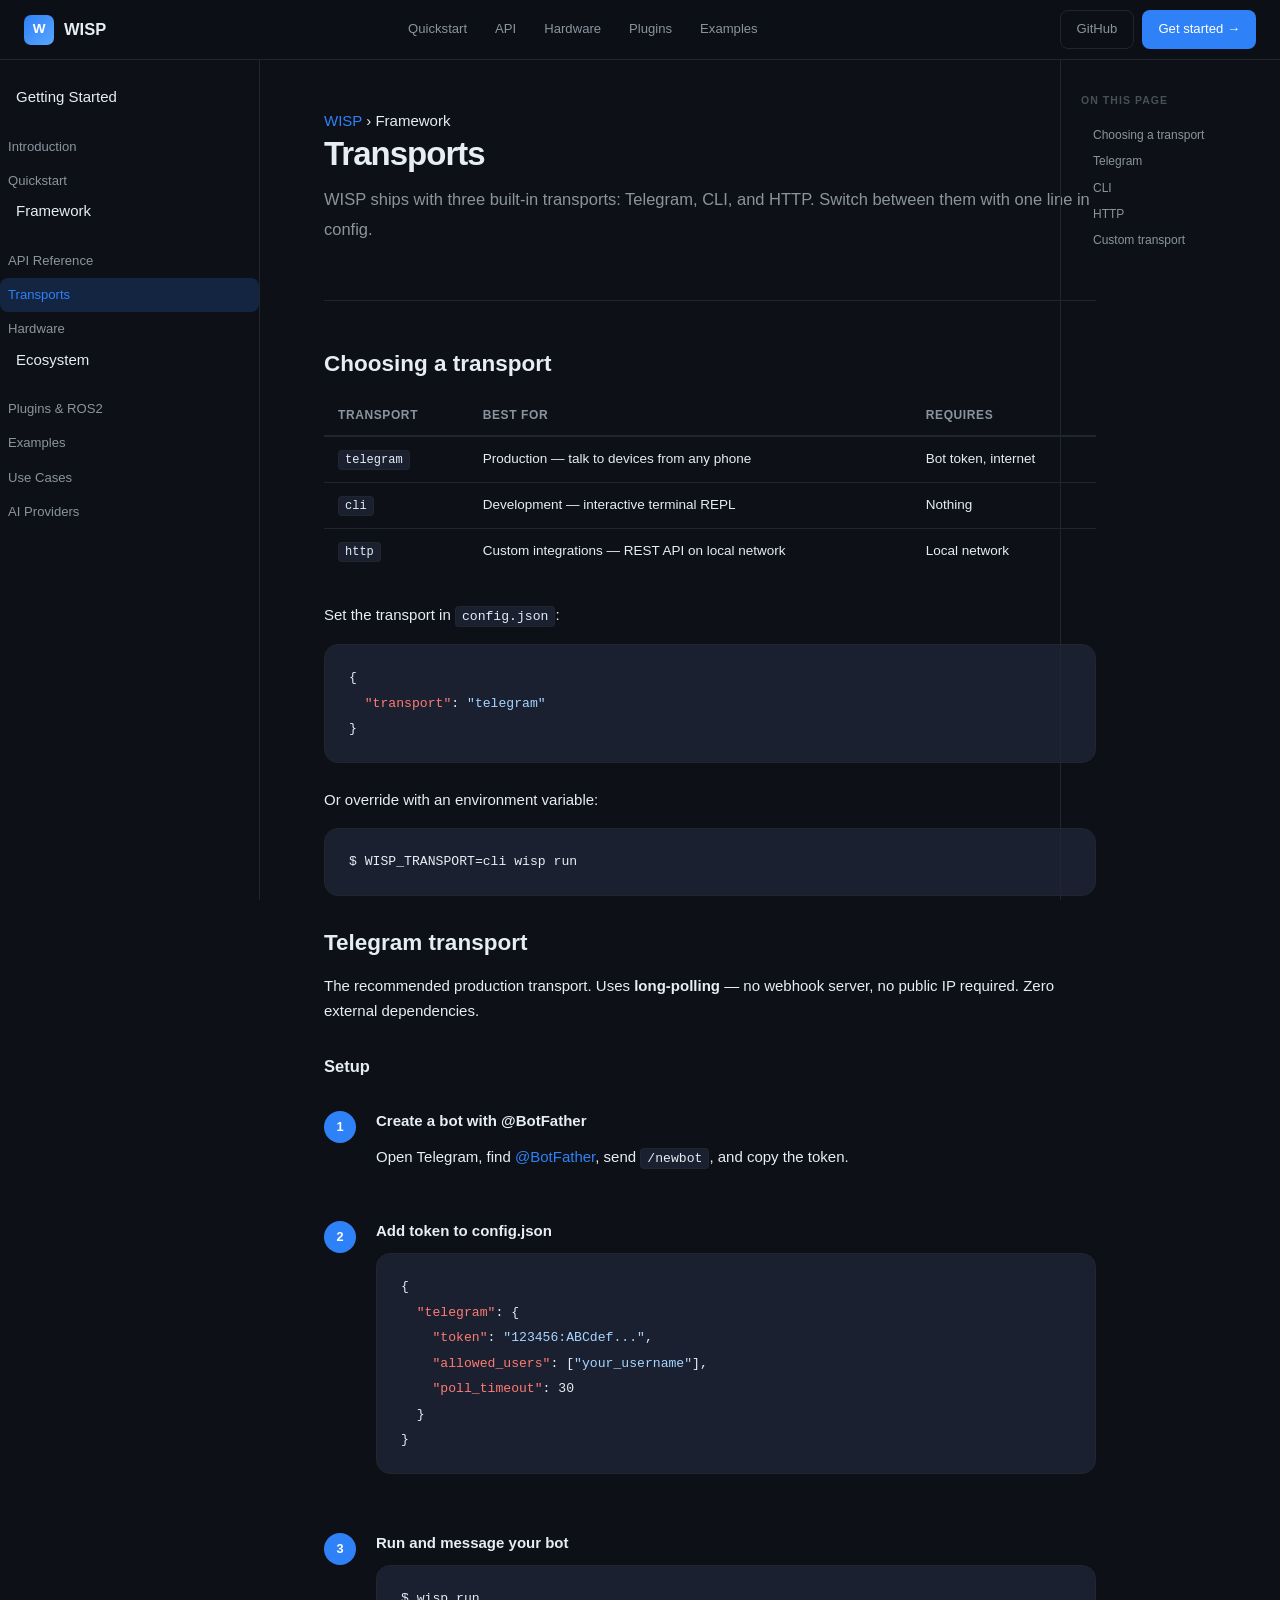
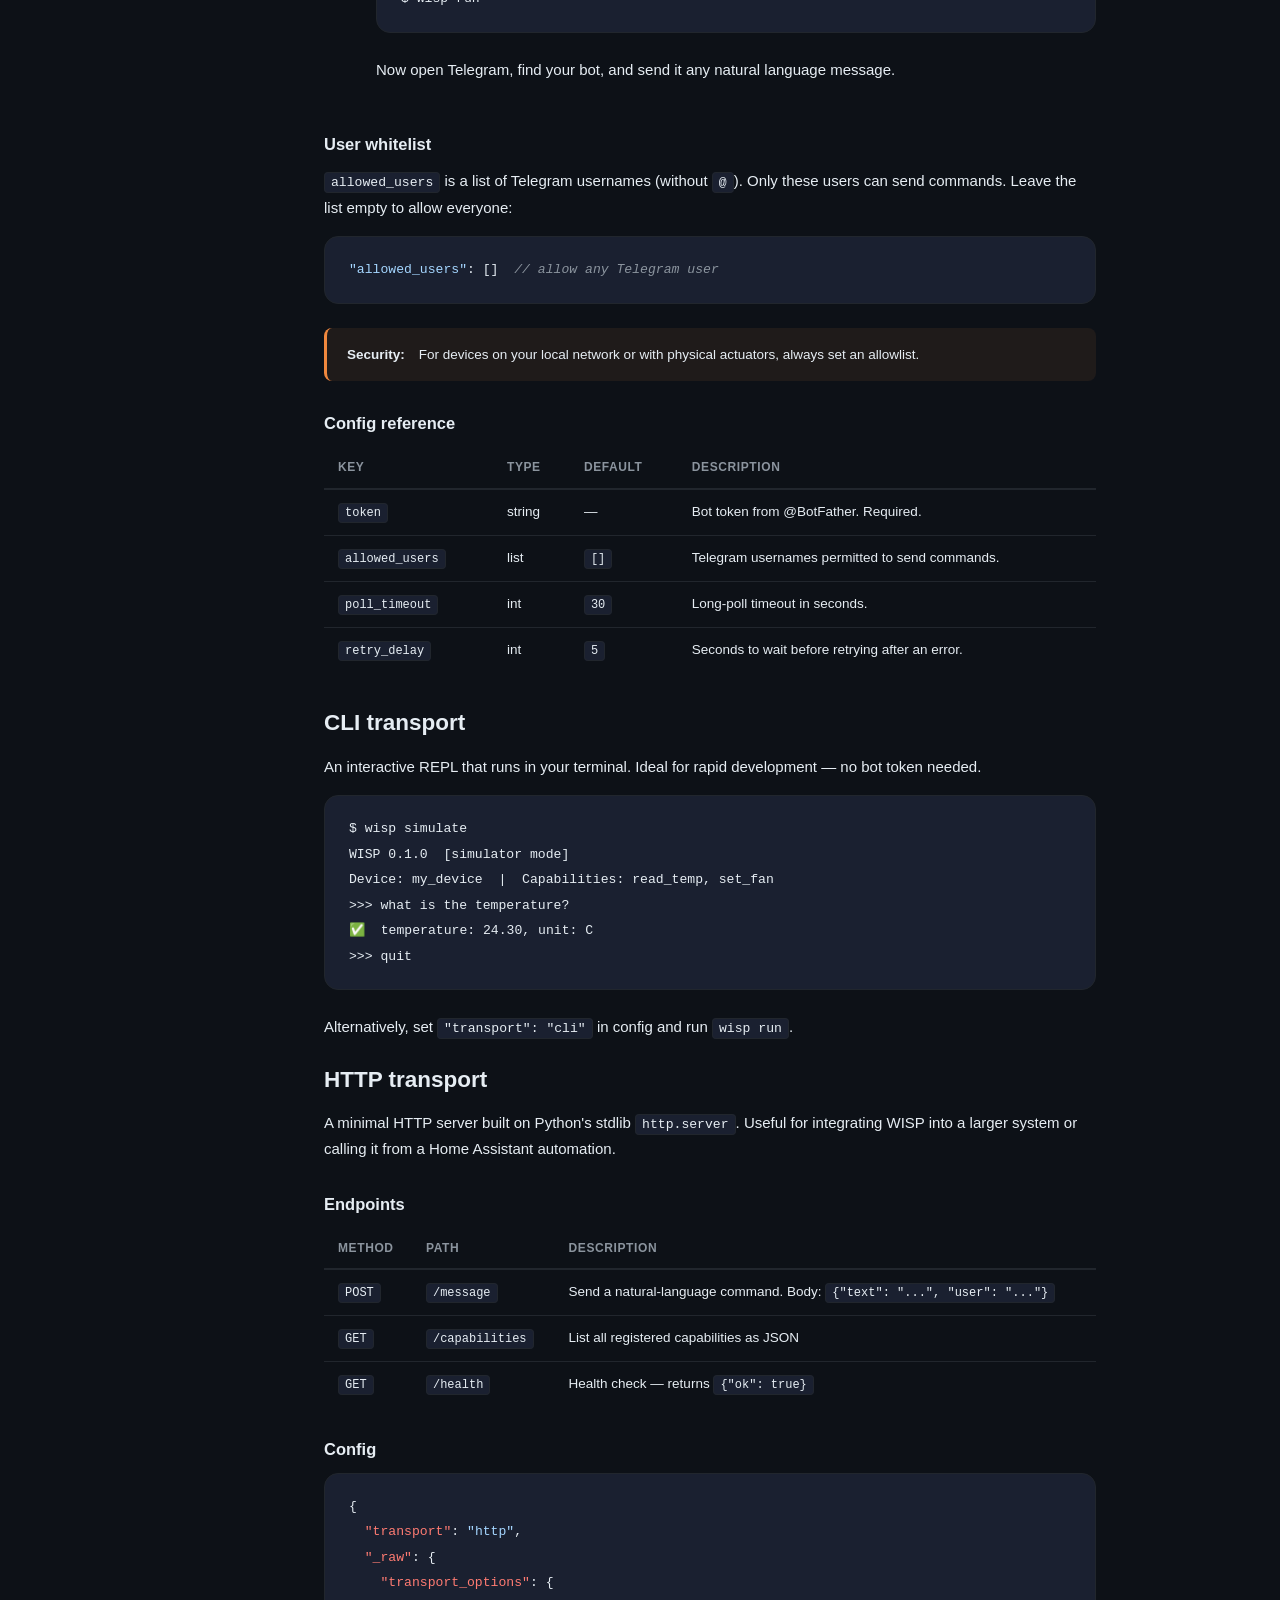
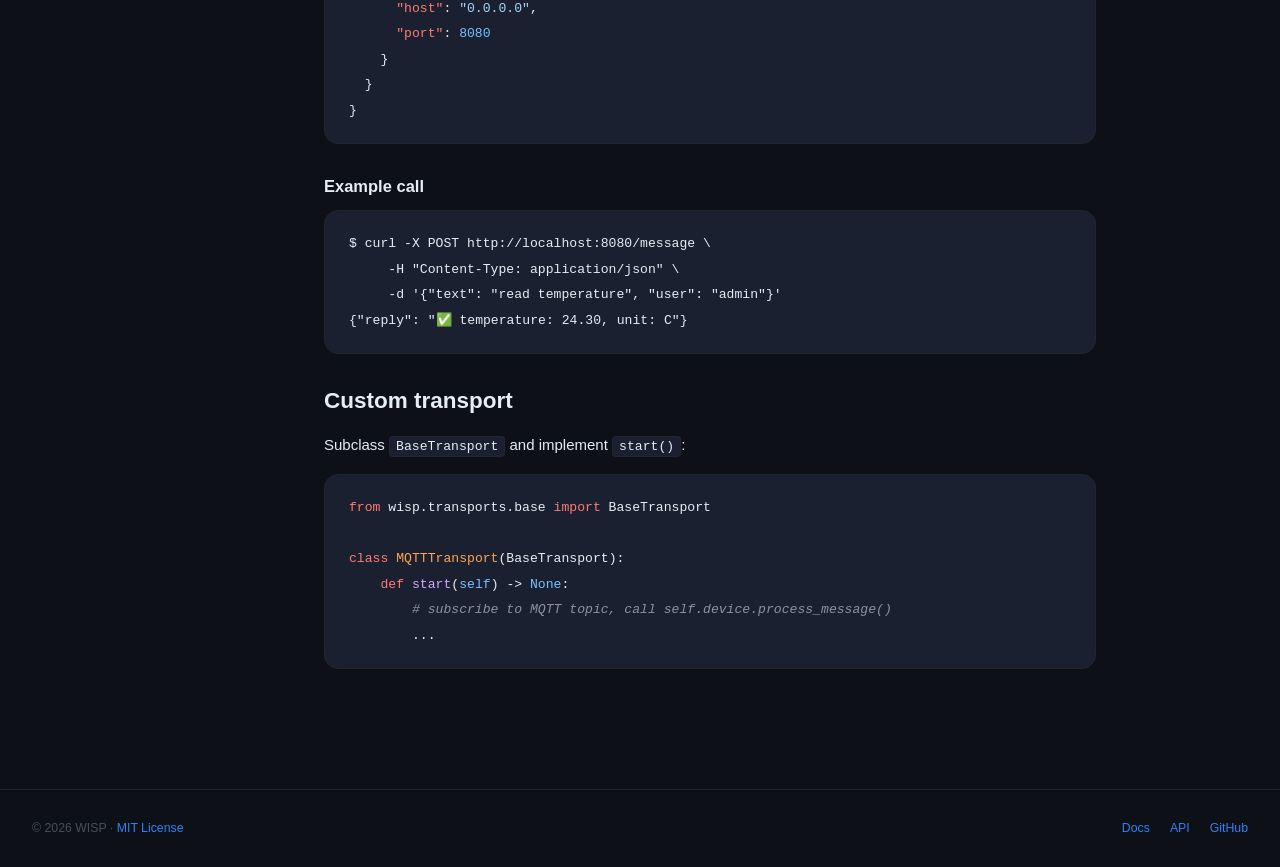
<file: docs/transports.html>
<!DOCTYPE html>
<html lang="en">
<head>
  <meta charset="UTF-8"/>
  <meta name="viewport" content="width=device-width, initial-scale=1"/>
  <title>Transports — WISP</title>
  <meta name="description" content="Telegram, CLI, and HTTP transports for the WISP framework."/>
  <link rel="stylesheet" href="style.css"/>
  <link rel="icon" href="data:image/svg+xml,<svg xmlns='http://www.w3.org/2000/svg' viewBox='0 0 32 32'><rect width='32' height='32' rx='7' fill='%232f81f7'/><text x='9' y='24' font-size='20' font-weight='900' fill='white' font-family='Arial'>W</text></svg>"/>
</head>
<body>
<header class="topbar">
  <button class="hamburger" id="hamburger" aria-label="Menu">☰</button>
  <a href="index.html" class="topbar-brand"><div class="brand-logo">W</div>WISP</a>
  <nav class="topbar-nav">
    <a href="quickstart.html">Quickstart</a>
    <a href="api.html">API</a>
    <a href="hardware.html">Hardware</a>
    <a href="plugins.html">Plugins</a>
    <a href="examples.html">Examples</a>
  </nav>
  <div style="margin-left:auto;display:flex;gap:8px;">
    <a class="btn btn-ghost" href="https://github.com/shaik-shahansha/wisp" target="_blank">GitHub</a>
    <a class="btn btn-primary" href="quickstart.html">Get started →</a>
  </div>
</header>
<div id="overlay" style="display:none;position:fixed;inset:0;background:rgba(0,0,0,0.6);z-index:89;"
     onclick="document.getElementById('sidebar')?.classList.remove('open');this.style.display='none'"></div>
<div class="layout">
  <aside class="sidebar" id="sidebar">
    <div class="sidebar-section">Getting Started</div>
    <a href="index.html" class="sidebar-link">Introduction</a>
    <a href="quickstart.html" class="sidebar-link">Quickstart</a>
    <div class="sidebar-section">Framework</div>
    <a href="api.html" class="sidebar-link">API Reference</a>
    <a href="transports.html" class="sidebar-link active">Transports</a>
    <a href="hardware.html" class="sidebar-link">Hardware</a>
    <div class="sidebar-section">Ecosystem</div>
    <a href="plugins.html" class="sidebar-link">Plugins &amp; ROS2</a>
    <a href="examples.html" class="sidebar-link">Examples</a>
    <a href="usecases.html" class="sidebar-link">Use Cases</a>
    <a href="providers.html" class="sidebar-link">AI Providers</a>
  </aside>

  <article class="content">
    <header class="page-header">
      <div class="breadcrumb"><a href="index.html">WISP</a> › Framework</div>
      <h1>Transports</h1>
      <p class="lead">WISP ships with three built-in transports: Telegram, CLI, and HTTP. Switch between them with one line in config.</p>
    </header>

    <section id="overview">
      <h2>Choosing a transport</h2>
      <table>
        <thead><tr><th>Transport</th><th>Best for</th><th>Requires</th></tr></thead>
        <tbody>
          <tr><td><code>telegram</code></td><td>Production — talk to devices from any phone</td><td>Bot token, internet</td></tr>
          <tr><td><code>cli</code></td><td>Development — interactive terminal REPL</td><td>Nothing</td></tr>
          <tr><td><code>http</code></td><td>Custom integrations — REST API on local network</td><td>Local network</td></tr>
        </tbody>
      </table>
      <p>Set the transport in <code>config.json</code>:</p>
<pre><code>{
  <span class="kw">"transport"</span>: <span class="st">"telegram"</span>
}</code></pre>
      <p>Or override with an environment variable:</p>
<pre><code><span class="prompt">$</span> WISP_TRANSPORT=cli wisp run</code></pre>
    </section>

    <section id="telegram">
      <h2>Telegram transport</h2>
      <p>The recommended production transport. Uses <strong>long-polling</strong> — no webhook server, no public IP required. Zero external dependencies.</p>

      <h3>Setup</h3>
      <div class="steps">
        <div class="step">
          <div class="step-number">1</div>
          <div class="step-body">
            <div class="step-title">Create a bot with @BotFather</div>
            <p>Open Telegram, find <a href="https://t.me/BotFather" target="_blank">@BotFather</a>, send <code>/newbot</code>, and copy the token.</p>
          </div>
        </div>
        <div class="step">
          <div class="step-number">2</div>
          <div class="step-body">
            <div class="step-title">Add token to config.json</div>
<pre><code>{
  <span class="kw">"telegram"</span>: {
    <span class="kw">"token"</span>: <span class="st">"123456:ABCdef..."</span>,
    <span class="kw">"allowed_users"</span>: [<span class="st">"your_username"</span>],
    <span class="kw">"poll_timeout"</span>: 30
  }
}</code></pre>
          </div>
        </div>
        <div class="step">
          <div class="step-number">3</div>
          <div class="step-body">
            <div class="step-title">Run and message your bot</div>
<pre><code><span class="prompt">$</span> wisp run</code></pre>
            <p>Now open Telegram, find your bot, and send it any natural language message.</p>
          </div>
        </div>
      </div>

      <h3>User whitelist</h3>
      <p><code>allowed_users</code> is a list of Telegram usernames (without <code>@</code>). Only these users can send commands. Leave the list empty to allow everyone:</p>
<pre><code><span class="st">"allowed_users"</span>: []  <span class="cm">// allow any Telegram user</span></code></pre>
      <div class="callout callout-warn">
        <strong>Security:</strong> For devices on your local network or with physical actuators, always set an allowlist.
      </div>

      <h3>Config reference</h3>
      <table>
        <thead><tr><th>Key</th><th>Type</th><th>Default</th><th>Description</th></tr></thead>
        <tbody>
          <tr><td><code>token</code></td><td>string</td><td>—</td><td>Bot token from @BotFather. Required.</td></tr>
          <tr><td><code>allowed_users</code></td><td>list</td><td><code>[]</code></td><td>Telegram usernames permitted to send commands.</td></tr>
          <tr><td><code>poll_timeout</code></td><td>int</td><td><code>30</code></td><td>Long-poll timeout in seconds.</td></tr>
          <tr><td><code>retry_delay</code></td><td>int</td><td><code>5</code></td><td>Seconds to wait before retrying after an error.</td></tr>
        </tbody>
      </table>
    </section>

    <section id="cli">
      <h2>CLI transport</h2>
      <p>An interactive REPL that runs in your terminal. Ideal for rapid development — no bot token needed.</p>
<pre><code><span class="prompt">$</span> wisp simulate
<span class="out">WISP 0.1.0  [simulator mode]</span>
<span class="out">Device: my_device  |  Capabilities: read_temp, set_fan</span>
<span class="out">&gt;&gt;&gt;</span> what is the temperature?
<span class="out">✅  temperature: 24.30, unit: C</span>
<span class="out">&gt;&gt;&gt;</span> quit</code></pre>
      <p>Alternatively, set <code>"transport": "cli"</code> in config and run <code>wisp run</code>.</p>
    </section>

    <section id="http">
      <h2>HTTP transport</h2>
      <p>A minimal HTTP server built on Python's stdlib <code>http.server</code>. Useful for integrating WISP into a larger system or calling it from a Home Assistant automation.</p>
      <h3>Endpoints</h3>
      <table>
        <thead><tr><th>Method</th><th>Path</th><th>Description</th></tr></thead>
        <tbody>
          <tr><td><code>POST</code></td><td><code>/message</code></td><td>Send a natural-language command. Body: <code>{"text": "...", "user": "..."}</code></td></tr>
          <tr><td><code>GET</code></td><td><code>/capabilities</code></td><td>List all registered capabilities as JSON</td></tr>
          <tr><td><code>GET</code></td><td><code>/health</code></td><td>Health check — returns <code>{"ok": true}</code></td></tr>
        </tbody>
      </table>
      <h3>Config</h3>
<pre><code>{
  <span class="kw">"transport"</span>: <span class="st">"http"</span>,
  <span class="kw">"_raw"</span>: {
    <span class="kw">"transport_options"</span>: {
      <span class="kw">"host"</span>: <span class="st">"0.0.0.0"</span>,
      <span class="kw">"port"</span>: <span class="num">8080</span>
    }
  }
}</code></pre>
      <h3>Example call</h3>
<pre><code><span class="prompt">$</span> curl -X POST http://localhost:8080/message \
     -H "Content-Type: application/json" \
     -d '{"text": "read temperature", "user": "admin"}'
<span class="out">{"reply": "✅ temperature: 24.30, unit: C"}</span></code></pre>
    </section>

    <section id="custom">
      <h2>Custom transport</h2>
      <p>Subclass <code>BaseTransport</code> and implement <code>start()</code>:</p>
<pre><code><span class="kw">from</span> wisp.transports.base <span class="kw">import</span> BaseTransport

<span class="kw">class</span> <span class="cl">MQTTTransport</span>(BaseTransport):
    <span class="kw">def</span> <span class="fn">start</span>(<span class="bi">self</span>) <span class="op">-></span> <span class="bi">None</span>:
        <span class="cm"># subscribe to MQTT topic, call self.device.process_message()</span>
        ...</code></pre>
    </section>

  </article>

  <aside class="toc">
    <div class="toc-title">On this page</div>
    <nav>
      <a href="#overview" class="toc-link">Choosing a transport</a>
      <a href="#telegram" class="toc-link">Telegram</a>
      <a href="#cli" class="toc-link">CLI</a>
      <a href="#http" class="toc-link">HTTP</a>
      <a href="#custom" class="toc-link">Custom transport</a>
    </nav>
  </aside>
</div>

<footer style="border-top:1px solid var(--border);padding:28px 32px;display:flex;align-items:center;justify-content:space-between;font-size:0.82rem;color:var(--text-dim);flex-wrap:wrap;gap:12px;">
  <div>© 2026 WISP · <a href="https://github.com/shaik-shahansha/wisp/blob/main/LICENSE" target="_blank">MIT License</a></div>
  <div style="display:flex;gap:20px;"><a href="quickstart.html">Docs</a><a href="api.html">API</a><a href="https://github.com/shaik-shahansha/wisp" target="_blank">GitHub</a></div>
</footer>
<script src="nav.js"></script>
</body>
</html>
</file>
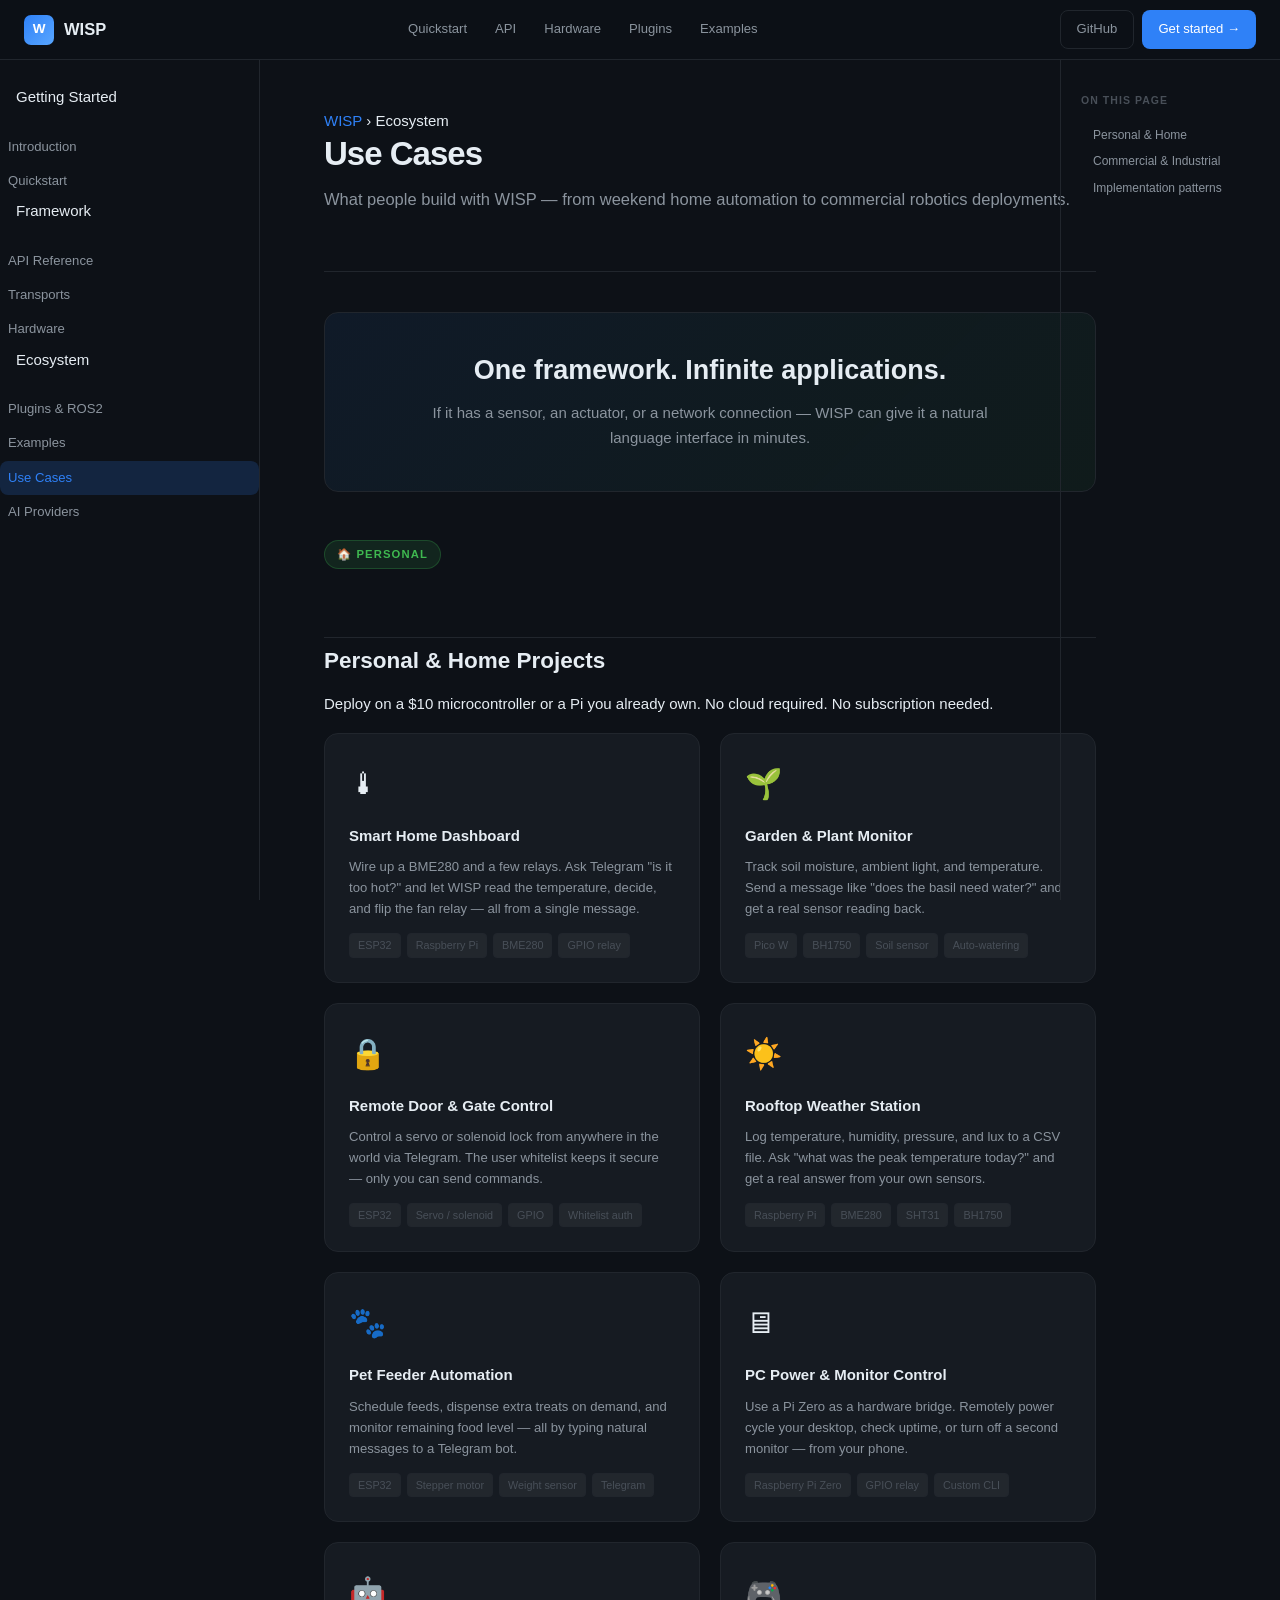
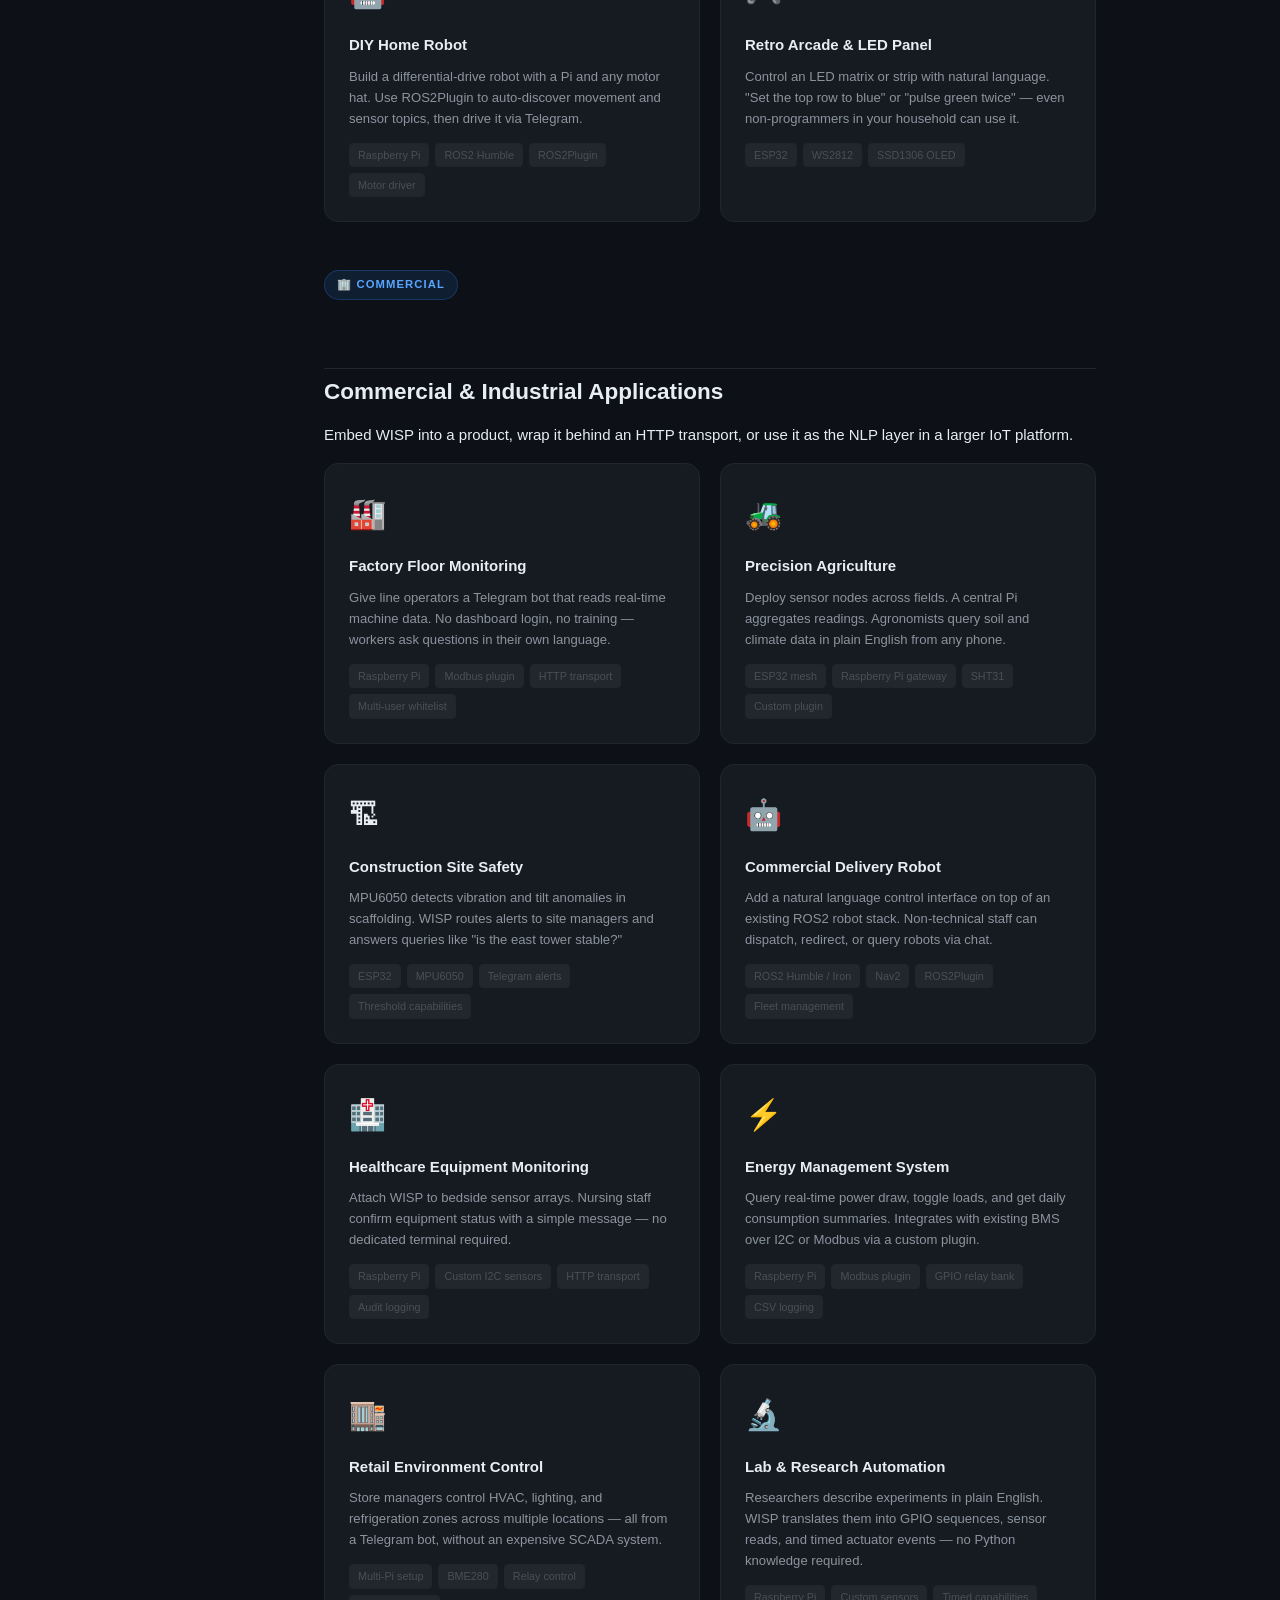
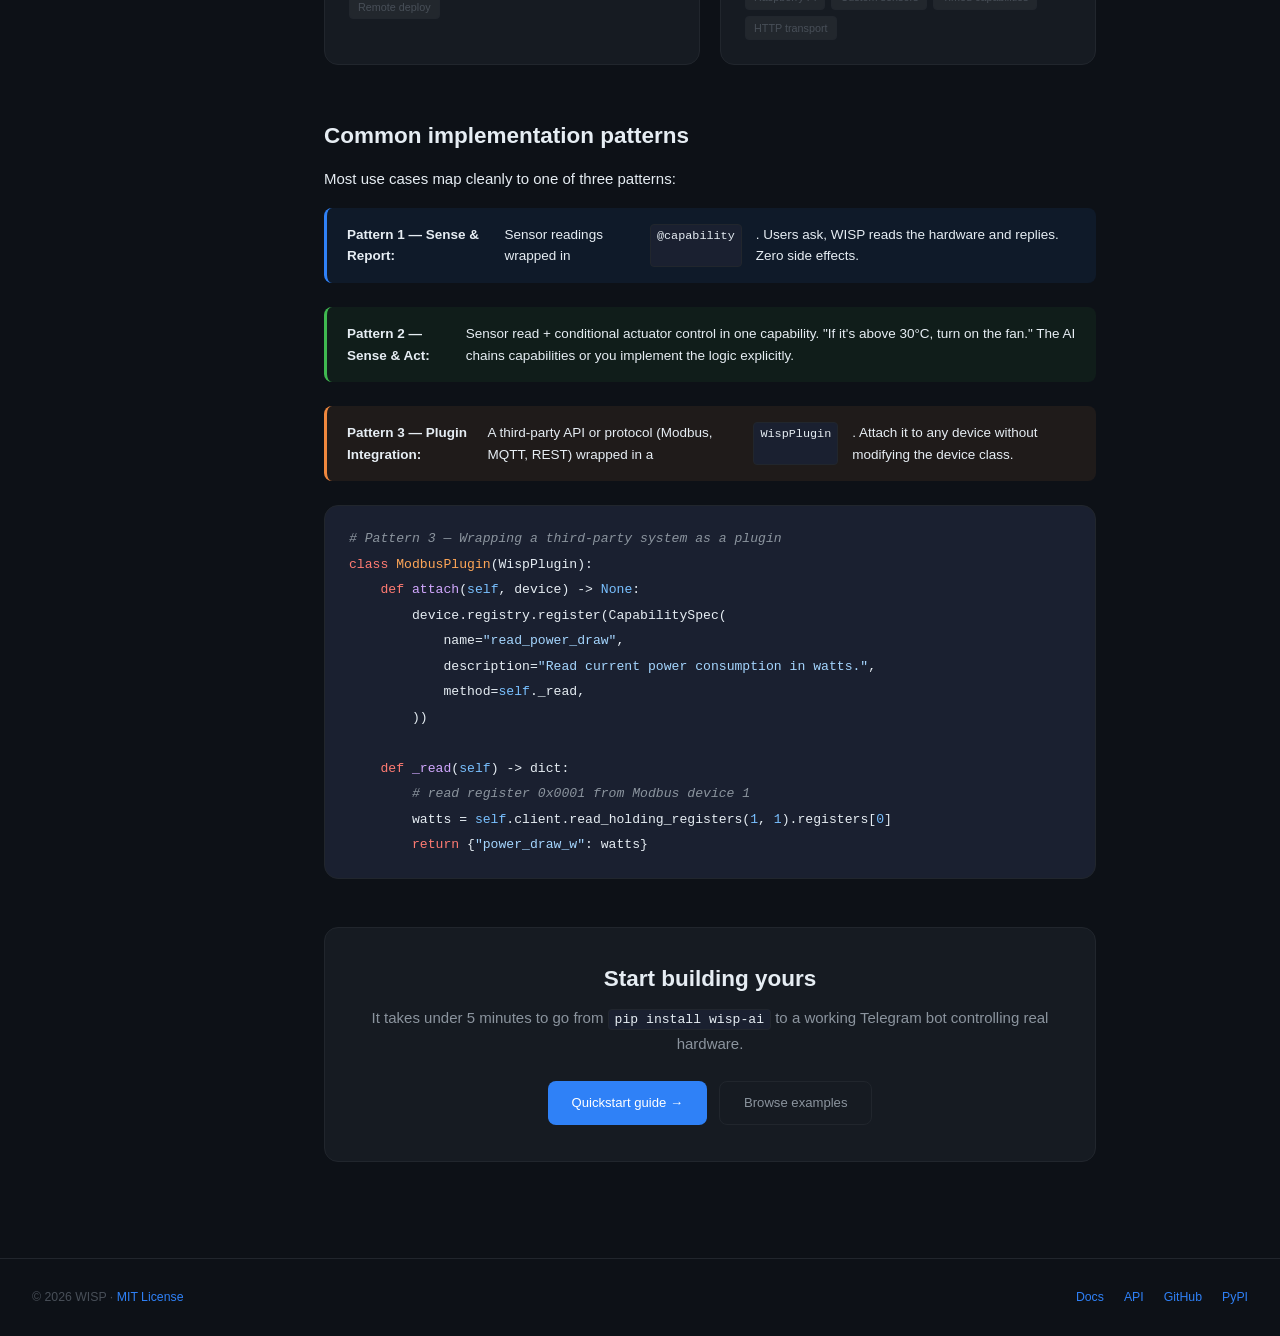
<file: docs/usecases.html>
<!DOCTYPE html>
<html lang="en">
<head>
  <meta charset="UTF-8"/>
  <meta name="viewport" content="width=device-width, initial-scale=1"/>
  <title>Use Cases — WISP</title>
  <meta name="description" content="Personal and commercial use cases for WISP — the natural language device control framework."/>
  <link rel="stylesheet" href="style.css"/>
  <link rel="icon" href="data:image/svg+xml,<svg xmlns='http://www.w3.org/2000/svg' viewBox='0 0 32 32'><rect width='32' height='32' rx='7' fill='%232f81f7'/><text x='9' y='24' font-size='20' font-weight='900' fill='white' font-family='Arial'>W</text></svg>"/>
  <style>
    .uc-hero {
      background: linear-gradient(135deg, rgba(47,129,247,0.08) 0%, rgba(63,185,80,0.06) 100%);
      border: 1px solid var(--border);
      border-radius: var(--radius-lg);
      padding: 40px;
      margin-bottom: 48px;
      text-align: center;
    }
    .uc-hero h2 { border: none; padding: 0; margin: 0 0 12px; font-size: 1.8rem; }
    .uc-hero p  { color: var(--text-muted); font-size: 1rem; max-width: 560px; margin: 0 auto; }
    .uc-section-label {
      display: inline-flex;
      align-items: center;
      gap: 8px;
      font-size: 0.75rem;
      font-weight: 700;
      letter-spacing: 0.1em;
      text-transform: uppercase;
      padding: 4px 12px;
      border-radius: 20px;
      margin-bottom: 20px;
    }
    .label-personal { background: rgba(63,185,80,0.12); color: var(--accent2); border: 1px solid rgba(63,185,80,0.25); }
    .label-commercial { background: rgba(47,129,247,0.12); color: #58a6ff; border: 1px solid rgba(47,129,247,0.25); }
    .uc-grid {
      display: grid;
      grid-template-columns: repeat(auto-fill, minmax(280px, 1fr));
      gap: 20px;
      margin-bottom: 48px;
    }
    .uc-card {
      background: var(--bg-card);
      border: 1px solid var(--border);
      border-radius: var(--radius-lg);
      padding: 24px;
      transition: border-color 0.15s, box-shadow 0.15s;
    }
    .uc-card:hover { border-color: var(--accent); box-shadow: 0 0 0 1px var(--accent-glow); }
    .uc-card .uc-icon { font-size: 2rem; margin-bottom: 14px; }
    .uc-card h3 { font-size: 1rem; margin: 0 0 8px; color: var(--text); }
    .uc-card p  { font-size: 0.875rem; color: var(--text-muted); margin: 0 0 14px; line-height: 1.6; }
    .uc-tags { display: flex; flex-wrap: wrap; gap: 6px; }
    .uc-tag {
      font-size: 0.72rem;
      padding: 2px 8px;
      border-radius: 4px;
      background: rgba(255,255,255,0.05);
      border: 1px solid var(--border);
      color: var(--text-dim);
    }
    .uc-cta {
      background: var(--bg-card);
      border: 1px solid var(--border);
      border-radius: var(--radius-lg);
      padding: 36px;
      text-align: center;
      margin-top: 48px;
    }
    .uc-cta h2 { border: none; padding: 0; margin: 0 0 12px; }
    .uc-cta p { color: var(--text-muted); margin-bottom: 24px; }
    @media (max-width: 600px) { .uc-hero { padding: 24px; } }
  </style>
</head>
<body>

<header class="topbar">
  <button class="hamburger" id="hamburger" aria-label="Menu">☰</button>
  <a href="index.html" class="topbar-brand"><div class="brand-logo">W</div>WISP</a>
  <nav class="topbar-nav">
    <a href="quickstart.html">Quickstart</a>
    <a href="api.html">API</a>
    <a href="hardware.html">Hardware</a>
    <a href="plugins.html">Plugins</a>
    <a href="examples.html">Examples</a>
  </nav>
  <div style="margin-left:auto;display:flex;gap:8px;">
    <a class="btn btn-ghost" href="https://github.com/shaik-shahansha/wisp" target="_blank">GitHub</a>
    <a class="btn btn-primary" href="quickstart.html">Get started →</a>
  </div>
</header>

<div id="overlay" style="display:none;position:fixed;inset:0;background:rgba(0,0,0,0.6);z-index:89;"
     onclick="document.getElementById('sidebar')?.classList.remove('open');this.style.display='none'"></div>

<div class="layout">
  <aside class="sidebar" id="sidebar">
    <div class="sidebar-section">Getting Started</div>
    <a href="index.html" class="sidebar-link">Introduction</a>
    <a href="quickstart.html" class="sidebar-link">Quickstart</a>

    <div class="sidebar-section">Framework</div>
    <a href="api.html" class="sidebar-link">API Reference</a>
    <a href="transports.html" class="sidebar-link">Transports</a>
    <a href="hardware.html" class="sidebar-link">Hardware</a>

    <div class="sidebar-section">Ecosystem</div>
    <a href="plugins.html" class="sidebar-link">Plugins &amp; ROS2</a>
    <a href="examples.html" class="sidebar-link">Examples</a>
    <a href="usecases.html" class="sidebar-link active">Use Cases</a>
    <a href="providers.html" class="sidebar-link">AI Providers</a>
  </aside>

  <article class="content">
    <header class="page-header">
      <div class="breadcrumb"><a href="index.html">WISP</a> › Ecosystem</div>
      <h1>Use Cases</h1>
      <p class="lead">What people build with WISP — from weekend home automation to commercial robotics deployments.</p>
    </header>

    <!-- Hero banner -->
    <div class="uc-hero">
      <h2>One framework. Infinite applications.</h2>
      <p>If it has a sensor, an actuator, or a network connection — WISP can give it a natural language interface in minutes.</p>
    </div>

    <!-- PERSONAL USE CASES -->
    <section id="personal">
      <div class="uc-section-label label-personal">🏠 Personal</div>
      <h2>Personal &amp; Home Projects</h2>
      <p>Deploy on a $10 microcontroller or a Pi you already own. No cloud required. No subscription needed.</p>

      <div class="uc-grid">

        <div class="uc-card">
          <div class="uc-icon">🌡</div>
          <h3>Smart Home Dashboard</h3>
          <p>Wire up a BME280 and a few relays. Ask Telegram "is it too hot?" and let WISP read the temperature, decide, and flip the fan relay — all from a single message.</p>
          <div class="uc-tags">
            <span class="uc-tag">ESP32</span>
            <span class="uc-tag">Raspberry Pi</span>
            <span class="uc-tag">BME280</span>
            <span class="uc-tag">GPIO relay</span>
          </div>
        </div>

        <div class="uc-card">
          <div class="uc-icon">🌱</div>
          <h3>Garden &amp; Plant Monitor</h3>
          <p>Track soil moisture, ambient light, and temperature. Send a message like "does the basil need water?" and get a real sensor reading back.</p>
          <div class="uc-tags">
            <span class="uc-tag">Pico W</span>
            <span class="uc-tag">BH1750</span>
            <span class="uc-tag">Soil sensor</span>
            <span class="uc-tag">Auto-watering</span>
          </div>
        </div>

        <div class="uc-card">
          <div class="uc-icon">🔒</div>
          <h3>Remote Door &amp; Gate Control</h3>
          <p>Control a servo or solenoid lock from anywhere in the world via Telegram. The user whitelist keeps it secure — only you can send commands.</p>
          <div class="uc-tags">
            <span class="uc-tag">ESP32</span>
            <span class="uc-tag">Servo / solenoid</span>
            <span class="uc-tag">GPIO</span>
            <span class="uc-tag">Whitelist auth</span>
          </div>
        </div>

        <div class="uc-card">
          <div class="uc-icon">☀️</div>
          <h3>Rooftop Weather Station</h3>
          <p>Log temperature, humidity, pressure, and lux to a CSV file. Ask "what was the peak temperature today?" and get a real answer from your own sensors.</p>
          <div class="uc-tags">
            <span class="uc-tag">Raspberry Pi</span>
            <span class="uc-tag">BME280</span>
            <span class="uc-tag">SHT31</span>
            <span class="uc-tag">BH1750</span>
          </div>
        </div>

        <div class="uc-card">
          <div class="uc-icon">🐾</div>
          <h3>Pet Feeder Automation</h3>
          <p>Schedule feeds, dispense extra treats on demand, and monitor remaining food level — all by typing natural messages to a Telegram bot.</p>
          <div class="uc-tags">
            <span class="uc-tag">ESP32</span>
            <span class="uc-tag">Stepper motor</span>
            <span class="uc-tag">Weight sensor</span>
            <span class="uc-tag">Telegram</span>
          </div>
        </div>

        <div class="uc-card">
          <div class="uc-icon">🖥</div>
          <h3>PC Power &amp; Monitor Control</h3>
          <p>Use a Pi Zero as a hardware bridge. Remotely power cycle your desktop, check uptime, or turn off a second monitor — from your phone.</p>
          <div class="uc-tags">
            <span class="uc-tag">Raspberry Pi Zero</span>
            <span class="uc-tag">GPIO relay</span>
            <span class="uc-tag">Custom CLI</span>
          </div>
        </div>

        <div class="uc-card">
          <div class="uc-icon">🤖</div>
          <h3>DIY Home Robot</h3>
          <p>Build a differential-drive robot with a Pi and any motor hat. Use ROS2Plugin to auto-discover movement and sensor topics, then drive it via Telegram.</p>
          <div class="uc-tags">
            <span class="uc-tag">Raspberry Pi</span>
            <span class="uc-tag">ROS2 Humble</span>
            <span class="uc-tag">ROS2Plugin</span>
            <span class="uc-tag">Motor driver</span>
          </div>
        </div>

        <div class="uc-card">
          <div class="uc-icon">🎮</div>
          <h3>Retro Arcade &amp; LED Panel</h3>
          <p>Control an LED matrix or strip with natural language. "Set the top row to blue" or "pulse green twice" — even non-programmers in your household can use it.</p>
          <div class="uc-tags">
            <span class="uc-tag">ESP32</span>
            <span class="uc-tag">WS2812</span>
            <span class="uc-tag">SSD1306 OLED</span>
          </div>
        </div>

      </div>
    </section>

    <!-- COMMERCIAL USE CASES -->
    <section id="commercial">
      <div class="uc-section-label label-commercial">🏢 Commercial</div>
      <h2>Commercial &amp; Industrial Applications</h2>
      <p>Embed WISP into a product, wrap it behind an HTTP transport, or use it as the NLP layer in a larger IoT platform.</p>

      <div class="uc-grid">

        <div class="uc-card">
          <div class="uc-icon">🏭</div>
          <h3>Factory Floor Monitoring</h3>
          <p>Give line operators a Telegram bot that reads real-time machine data. No dashboard login, no training — workers ask questions in their own language.</p>
          <div class="uc-tags">
            <span class="uc-tag">Raspberry Pi</span>
            <span class="uc-tag">Modbus plugin</span>
            <span class="uc-tag">HTTP transport</span>
            <span class="uc-tag">Multi-user whitelist</span>
          </div>
        </div>

        <div class="uc-card">
          <div class="uc-icon">🚜</div>
          <h3>Precision Agriculture</h3>
          <p>Deploy sensor nodes across fields. A central Pi aggregates readings. Agronomists query soil and climate data in plain English from any phone.</p>
          <div class="uc-tags">
            <span class="uc-tag">ESP32 mesh</span>
            <span class="uc-tag">Raspberry Pi gateway</span>
            <span class="uc-tag">SHT31</span>
            <span class="uc-tag">Custom plugin</span>
          </div>
        </div>

        <div class="uc-card">
          <div class="uc-icon">🏗</div>
          <h3>Construction Site Safety</h3>
          <p>MPU6050 detects vibration and tilt anomalies in scaffolding. WISP routes alerts to site managers and answers queries like "is the east tower stable?"</p>
          <div class="uc-tags">
            <span class="uc-tag">ESP32</span>
            <span class="uc-tag">MPU6050</span>
            <span class="uc-tag">Telegram alerts</span>
            <span class="uc-tag">Threshold capabilities</span>
          </div>
        </div>

        <div class="uc-card">
          <div class="uc-icon">🤖</div>
          <h3>Commercial Delivery Robot</h3>
          <p>Add a natural language control interface on top of an existing ROS2 robot stack. Non-technical staff can dispatch, redirect, or query robots via chat.</p>
          <div class="uc-tags">
            <span class="uc-tag">ROS2 Humble / Iron</span>
            <span class="uc-tag">Nav2</span>
            <span class="uc-tag">ROS2Plugin</span>
            <span class="uc-tag">Fleet management</span>
          </div>
        </div>

        <div class="uc-card">
          <div class="uc-icon">🏥</div>
          <h3>Healthcare Equipment Monitoring</h3>
          <p>Attach WISP to bedside sensor arrays. Nursing staff confirm equipment status with a simple message — no dedicated terminal required.</p>
          <div class="uc-tags">
            <span class="uc-tag">Raspberry Pi</span>
            <span class="uc-tag">Custom I2C sensors</span>
            <span class="uc-tag">HTTP transport</span>
            <span class="uc-tag">Audit logging</span>
          </div>
        </div>

        <div class="uc-card">
          <div class="uc-icon">⚡</div>
          <h3>Energy Management System</h3>
          <p>Query real-time power draw, toggle loads, and get daily consumption summaries. Integrates with existing BMS over I2C or Modbus via a custom plugin.</p>
          <div class="uc-tags">
            <span class="uc-tag">Raspberry Pi</span>
            <span class="uc-tag">Modbus plugin</span>
            <span class="uc-tag">GPIO relay bank</span>
            <span class="uc-tag">CSV logging</span>
          </div>
        </div>

        <div class="uc-card">
          <div class="uc-icon">🏬</div>
          <h3>Retail Environment Control</h3>
          <p>Store managers control HVAC, lighting, and refrigeration zones across multiple locations — all from a Telegram bot, without an expensive SCADA system.</p>
          <div class="uc-tags">
            <span class="uc-tag">Multi-Pi setup</span>
            <span class="uc-tag">BME280</span>
            <span class="uc-tag">Relay control</span>
            <span class="uc-tag">Remote deploy</span>
          </div>
        </div>

        <div class="uc-card">
          <div class="uc-icon">🔬</div>
          <h3>Lab &amp; Research Automation</h3>
          <p>Researchers describe experiments in plain English. WISP translates them into GPIO sequences, sensor reads, and timed actuator events — no Python knowledge required.</p>
          <div class="uc-tags">
            <span class="uc-tag">Raspberry Pi</span>
            <span class="uc-tag">Custom sensors</span>
            <span class="uc-tag">Timed capabilities</span>
            <span class="uc-tag">HTTP transport</span>
          </div>
        </div>

      </div>
    </section>

    <!-- CODE PATTERN CALLOUT -->
    <section id="patterns">
      <h2>Common implementation patterns</h2>
      <p>Most use cases map cleanly to one of three patterns:</p>

      <div class="callout callout-info">
        <strong>Pattern 1 — Sense &amp; Report:</strong> Sensor readings wrapped in <code>@capability</code>. Users ask, WISP reads the hardware and replies. Zero side effects.
      </div>
      <div class="callout callout-tip">
        <strong>Pattern 2 — Sense &amp; Act:</strong> Sensor read + conditional actuator control in one capability. "If it's above 30°C, turn on the fan." The AI chains capabilities or you implement the logic explicitly.
      </div>
      <div class="callout callout-warn">
        <strong>Pattern 3 — Plugin Integration:</strong> A third-party API or protocol (Modbus, MQTT, REST) wrapped in a <code>WispPlugin</code>. Attach it to any device without modifying the device class.
      </div>

<pre><code><span class="cm"># Pattern 3 — Wrapping a third-party system as a plugin</span>
<span class="kw">class</span> <span class="cl">ModbusPlugin</span>(WispPlugin):
    <span class="kw">def</span> <span class="fn">attach</span>(<span class="bi">self</span>, device) <span class="op">-></span> <span class="bi">None</span>:
        device.registry.register(CapabilitySpec(
            name<span class="op">=</span><span class="st">"read_power_draw"</span>,
            description<span class="op">=</span><span class="st">"Read current power consumption in watts."</span>,
            method<span class="op">=</span><span class="bi">self</span>._read,
        ))

    <span class="kw">def</span> <span class="fn">_read</span>(<span class="bi">self</span>) <span class="op">-></span> dict:
        <span class="cm"># read register 0x0001 from Modbus device 1</span>
        watts <span class="op">=</span> <span class="bi">self</span>.client.read_holding_registers(<span class="num">1</span>, <span class="num">1</span>).registers[<span class="num">0</span>]
        <span class="kw">return</span> {<span class="st">"power_draw_w"</span>: watts}</code></pre>
    </section>

    <!-- CTA -->
    <div class="uc-cta">
      <h2>Start building yours</h2>
      <p>It takes under 5 minutes to go from <code>pip install wisp-ai</code> to a working Telegram bot controlling real hardware.</p>
      <div style="display:flex;gap:12px;justify-content:center;flex-wrap:wrap;">
        <a class="btn btn-primary" href="quickstart.html" style="padding:10px 24px;">Quickstart guide →</a>
        <a class="btn btn-ghost" href="examples.html" style="padding:10px 24px;">Browse examples</a>
      </div>
    </div>

  </article>

  <aside class="toc">
    <div class="toc-title">On this page</div>
    <nav>
      <a href="#personal" class="toc-link">Personal &amp; Home</a>
      <a href="#commercial" class="toc-link">Commercial &amp; Industrial</a>
      <a href="#patterns" class="toc-link">Implementation patterns</a>
    </nav>
  </aside>
</div>

<footer style="border-top:1px solid var(--border);padding:28px 32px;display:flex;align-items:center;justify-content:space-between;font-size:0.82rem;color:var(--text-dim);flex-wrap:wrap;gap:12px;">
  <div>© 2026 WISP · <a href="https://github.com/shaik-shahansha/wisp/blob/main/LICENSE" target="_blank">MIT License</a></div>
  <div style="display:flex;gap:20px;">
    <a href="quickstart.html">Docs</a>
    <a href="api.html">API</a>
    <a href="https://github.com/shaik-shahansha/wisp" target="_blank">GitHub</a>
    <a href="https://pypi.org/project/wisp-ai/" target="_blank">PyPI</a>
  </div>
</footer>

<script src="nav.js"></script>
</body>
</html>
</file>
<file: docs/style.css>
/* ============================================================
   WISP Documentation — Shared Stylesheet
   ============================================================ */

/* ---------- Design tokens ---------- */
:root {
  --bg:          #0d1117;
  --bg-card:     #161b22;
  --bg-sidebar:  #0d1117;
  --bg-code:     #1a2030;
  --border:      #21262d;
  --accent:      #2f81f7;
  --accent-glow: rgba(47, 129, 247, 0.18);
  --accent2:     #3fb950;
  --accent3:     #f0883e;
  --text:        #e6edf3;
  --text-muted:  #8b949e;
  --text-dim:    #484f58;
  --radius:      8px;
  --radius-lg:   14px;
  --shadow:      0 4px 24px rgba(0,0,0,0.5);
  --font-sans:   -apple-system, BlinkMacSystemFont, "Segoe UI", Roboto, Helvetica, Arial, sans-serif;
  --font-mono:   "SFMono-Regular", Consolas, "Liberation Mono", Menlo, monospace;
  --sidebar-w:   260px;
  --topbar-h:    60px;
}

/* ---------- Reset ---------- */
*, *::before, *::after { box-sizing: border-box; margin: 0; padding: 0; }
html { scroll-behavior: smooth; font-size: 15px; }
body {
  background: var(--bg);
  color: var(--text);
  font-family: var(--font-sans);
  line-height: 1.7;
  min-height: 100vh;
}
a { color: var(--accent); text-decoration: none; }
a:hover { text-decoration: underline; }
img { max-width: 100%; display: block; }

/* ---------- Scrollbar ---------- */
::-webkit-scrollbar { width: 6px; height: 6px; }
::-webkit-scrollbar-track { background: var(--bg); }
::-webkit-scrollbar-thumb { background: var(--border); border-radius: 3px; }
::-webkit-scrollbar-thumb:hover { background: var(--text-dim); }

/* ============================================================
   TOP BAR
   ============================================================ */
.topbar {
  position: fixed;
  top: 0; left: 0; right: 0;
  height: var(--topbar-h);
  background: rgba(13,17,23,0.9);
  backdrop-filter: blur(12px);
  border-bottom: 1px solid var(--border);
  display: flex;
  align-items: center;
  padding: 0 24px;
  gap: 20px;
  z-index: 100;
}

.topbar-brand {
  display: flex;
  align-items: center;
  gap: 10px;
  font-size: 1.1rem;
  font-weight: 700;
  color: var(--text);
  text-decoration: none;
  white-space: nowrap;
}
.topbar-brand:hover { text-decoration: none; color: var(--accent); }

.brand-logo {
  width: 30px; height: 30px;
  background: linear-gradient(135deg, var(--accent), #58a6ff);
  border-radius: 7px;
  display: flex; align-items: center; justify-content: center;
  font-size: 0.9rem; font-weight: 900; color: #fff;
  flex-shrink: 0;
}

.topbar-nav {
  display: flex;
  align-items: center;
  gap: 4px;
  margin-left: auto;
}

.topbar-nav a {
  color: var(--text-muted);
  font-size: 0.875rem;
  padding: 6px 12px;
  border-radius: var(--radius);
  transition: all 0.15s;
}
.topbar-nav a:hover { color: var(--text); background: var(--bg-card); text-decoration: none; }
.topbar-nav a.active { color: var(--accent); }

.topbar-actions {
  display: flex;
  align-items: center;
  gap: 8px;
}

.btn {
  display: inline-flex;
  align-items: center;
  gap: 6px;
  padding: 7px 16px;
  border-radius: var(--radius);
  font-size: 0.875rem;
  font-weight: 500;
  cursor: pointer;
  transition: all 0.15s;
  border: none;
  text-decoration: none;
}
.btn:hover { text-decoration: none; }
.btn-primary {
  background: var(--accent);
  color: #fff;
}
.btn-primary:hover { background: #58a6ff; color: #fff; }
.btn-ghost {
  background: transparent;
  color: var(--text-muted);
  border: 1px solid var(--border);
}
.btn-ghost:hover { color: var(--text); border-color: var(--text-muted); }

.hamburger {
  display: none;
  background: none;
  border: none;
  color: var(--text-muted);
  cursor: pointer;
  padding: 6px;
  font-size: 1.3rem;
}

/* ============================================================
   LAYOUT
   ============================================================ */
.layout {
  display: flex;
  padding-top: var(--topbar-h);
  min-height: 100vh;
}

/* ---------- Sidebar ---------- */
.sidebar {
  position: fixed;
  top: var(--topbar-h);
  left: 0;
  width: var(--sidebar-w);
  height: calc(100vh - var(--topbar-h));
  overflow-y: auto;
  background: var(--bg-sidebar);
  border-right: 1px solid var(--border);
  padding: 24px 0 48px;
  flex-shrink: 0;
}

.sidebar-section {
  padding: 0 16px 20px;
}
.sidebar-section-title {
  font-size: 0.7rem;
  font-weight: 700;
  letter-spacing: 0.1em;
  text-transform: uppercase;
  color: var(--text-dim);
  padding: 0 8px;
  margin-bottom: 6px;
}

.sidebar-link {
  display: flex;
  align-items: center;
  gap: 8px;
  padding: 6px 8px;
  border-radius: var(--radius);
  color: var(--text-muted);
  font-size: 0.875rem;
  transition: all 0.12s;
  white-space: nowrap;
}
.sidebar-link:hover { color: var(--text); background: var(--bg-card); text-decoration: none; }
.sidebar-link.active { color: var(--accent); background: var(--accent-glow); }
.sidebar-link .icon { font-size: 0.95rem; width: 18px; flex-shrink: 0; }

.sidebar-divider {
  height: 1px;
  background: var(--border);
  margin: 8px 16px 20px;
}

/* ---------- Content ---------- */
.content {
  margin-left: var(--sidebar-w);
  flex: 1;
  min-width: 0;
  padding: 48px 64px 96px;
  max-width: 900px;
}

/* ---------- Right TOC ---------- */
.toc {
  position: fixed;
  top: var(--topbar-h);
  right: 0;
  width: 220px;
  height: calc(100vh - var(--topbar-h));
  overflow-y: auto;
  padding: 32px 20px;
  border-left: 1px solid var(--border);
}
.toc-title {
  font-size: 0.7rem;
  font-weight: 700;
  letter-spacing: 0.1em;
  text-transform: uppercase;
  color: var(--text-dim);
  margin-bottom: 12px;
}
.toc a {
  display: block;
  font-size: 0.8rem;
  color: var(--text-muted);
  padding: 3px 0 3px 10px;
  border-left: 2px solid transparent;
  transition: all 0.12s;
}
.toc a:hover { color: var(--text); border-left-color: var(--border); text-decoration: none; }
.toc a.active { color: var(--accent); border-left-color: var(--accent); }
.toc a.toc-h3 { padding-left: 22px; }

/* ============================================================
   TYPOGRAPHY
   ============================================================ */
h1 { font-size: 2.2rem; font-weight: 800; line-height: 1.2; margin-bottom: 12px; letter-spacing: -0.03em; }
h2 { font-size: 1.5rem; font-weight: 700; line-height: 1.3; margin: 48px 0 16px; padding-top: 8px; border-top: 1px solid var(--border); }
h2:first-child { border-top: none; margin-top: 0; }
h3 { font-size: 1.1rem; font-weight: 600; margin: 28px 0 10px; color: var(--text); }
h4 { font-size: 0.95rem; font-weight: 600; margin: 20px 0 8px; color: var(--text-muted); text-transform: uppercase; letter-spacing: 0.05em; }

p { margin-bottom: 16px; color: var(--text); }
p.lead { font-size: 1.1rem; color: var(--text-muted); margin-bottom: 24px; line-height: 1.8; }

strong { color: var(--text); font-weight: 600; }
em { color: var(--text-muted); }

ul, ol { padding-left: 24px; margin-bottom: 16px; }
li { margin-bottom: 6px; }
li::marker { color: var(--text-dim); }

hr { border: none; border-top: 1px solid var(--border); margin: 40px 0; }

/* ---------- Page header ---------- */
.page-header {
  margin-bottom: 40px;
  padding-bottom: 32px;
  border-bottom: 1px solid var(--border);
}
.page-header h1 { margin-bottom: 12px; }
.page-header .badge-row { display: flex; gap: 8px; flex-wrap: wrap; margin-top: 16px; }

.badge {
  display: inline-flex;
  align-items: center;
  gap: 5px;
  padding: 3px 10px;
  border-radius: 20px;
  font-size: 0.75rem;
  font-weight: 600;
  border: 1px solid;
}
.badge-blue  { color: #58a6ff; border-color: #1f4b7a; background: rgba(47,129,247,0.08); }
.badge-green { color: var(--accent2); border-color: #1e4a28; background: rgba(63,185,80,0.08); }
.badge-orange{ color: var(--accent3); border-color: #5a3a1a; background: rgba(240,136,62,0.08); }
.badge-gray  { color: var(--text-muted); border-color: var(--border); background: var(--bg-card); }

/* ============================================================
   CODE
   ============================================================ */
code {
  font-family: var(--font-mono);
  font-size: 0.875em;
  background: var(--bg-code);
  color: #e6edf3;
  padding: 2px 6px;
  border-radius: 4px;
  border: 1px solid var(--border);
}

pre {
  background: var(--bg-code);
  border: 1px solid var(--border);
  border-radius: var(--radius-lg);
  padding: 20px 24px;
  overflow-x: auto;
  margin-bottom: 24px;
  position: relative;
}
pre code {
  background: none;
  border: none;
  padding: 0;
  font-size: 0.875rem;
  line-height: 1.7;
  color: #e6edf3;
}

/* Code block with language label */
.code-block { position: relative; margin-bottom: 24px; }
.code-block pre { margin-bottom: 0; }
.code-lang {
  position: absolute;
  top: 10px;
  right: 12px;
  font-size: 0.7rem;
  font-family: var(--font-mono);
  color: var(--text-dim);
  text-transform: uppercase;
  letter-spacing: 0.06em;
}
.code-copy {
  position: absolute;
  top: 8px;
  right: 50px;
  background: var(--bg-card);
  border: 1px solid var(--border);
  color: var(--text-dim);
  border-radius: 5px;
  padding: 3px 8px;
  font-size: 0.7rem;
  cursor: pointer;
  transition: all 0.15s;
  opacity: 0;
}
.code-block:hover .code-copy { opacity: 1; }
.code-copy:hover { color: var(--text); border-color: var(--text-muted); }

/* Syntax colours — minimal custom */
.kw  { color: #ff7b72; }   /* keyword */
.st  { color: #a5d6ff; }   /* string */
.cm  { color: #8b949e; font-style: italic; } /* comment */
.fn  { color: #d2a8ff; }   /* function/decorator */
.nu,
.num { color: #79c0ff; }   /* number */
.cl  { color: #ffa657; }   /* class */
.bi  { color: #79c0ff; }   /* builtin */
.op  { color: #e6edf3; }   /* operator */

/* Console / terminal blocks */
.console {
  background: #010409;
  border: 1px solid #21262d;
  border-radius: var(--radius-lg);
  padding: 20px 24px;
  font-family: var(--font-mono);
  font-size: 0.875rem;
  line-height: 1.8;
  overflow-x: auto;
  margin-bottom: 24px;
}
.console .prompt { color: var(--accent2); font-weight: 600; }
.console .cmd    { color: var(--text); }
.console .out    { color: var(--text-muted); }
.console .you    { color: #79c0ff; font-weight: 600; }
.console .wisp   { color: var(--accent2); }
.console .err    { color: #ff7b72; }

/* ============================================================
   CARDS & TABLES
   ============================================================ */
.card {
  background: var(--bg-card);
  border: 1px solid var(--border);
  border-radius: var(--radius-lg);
  padding: 24px;
  margin-bottom: 20px;
}
.card h3 { margin-top: 0; }

.card-grid {
  display: grid;
  grid-template-columns: repeat(auto-fit, minmax(260px, 1fr));
  gap: 16px;
  margin-bottom: 28px;
}

.feature-card {
  background: var(--bg-card);
  border: 1px solid var(--border);
  border-radius: var(--radius-lg);
  padding: 24px;
  transition: border-color 0.15s, box-shadow 0.15s;
}
.feature-card:hover { border-color: var(--accent); box-shadow: 0 0 0 1px var(--accent-glow), var(--shadow); }
.feature-card .icon { font-size: 1.6rem; margin-bottom: 14px; }
.feature-card h3 { font-size: 1rem; margin: 0 0 8px; }
.feature-card p  { font-size: 0.875rem; color: var(--text-muted); margin: 0; }

table {
  width: 100%;
  border-collapse: collapse;
  font-size: 0.9rem;
  margin-bottom: 28px;
}
thead th {
  text-align: left;
  padding: 10px 14px;
  border-bottom: 2px solid var(--border);
  color: var(--text-muted);
  font-size: 0.8rem;
  text-transform: uppercase;
  letter-spacing: 0.05em;
  font-weight: 600;
}
tbody td { padding: 11px 14px; border-bottom: 1px solid var(--border); vertical-align: top; }
tbody tr:last-child td { border-bottom: none; }
tbody tr:hover td { background: var(--bg-card); }
td code { font-size: 0.8rem; }

/* ============================================================
   CALLOUTS
   ============================================================ */
.callout {
  display: flex;
  gap: 14px;
  padding: 16px 20px;
  border-radius: var(--radius);
  margin-bottom: 24px;
  font-size: 0.9rem;
  line-height: 1.6;
}
.callout .callout-icon { font-size: 1.1rem; flex-shrink: 0; margin-top: 1px; }
.callout-info    { background: rgba(47,129,247,0.08);  border-left: 3px solid var(--accent);  }
.callout-success { background: rgba(63,185,80,0.08);   border-left: 3px solid var(--accent2); }
.callout-tip     { background: rgba(63,185,80,0.07);   border-left: 3px solid var(--accent2); }
.callout-warning,
.callout-warn    { background: rgba(240,136,62,0.08);  border-left: 3px solid var(--accent3); }
.callout-danger  { background: rgba(255,123,114,0.08); border-left: 3px solid #ff7b72;        }

/* ============================================================
   API REFERENCE
   ============================================================ */
.api-entry {
  background: var(--bg-card);
  border: 1px solid var(--border);
  border-radius: var(--radius-lg);
  margin-bottom: 24px;
  overflow: hidden;
}
.api-header {
  display: flex;
  align-items: center;
  gap: 10px;
  padding: 14px 20px;
  border-bottom: 1px solid var(--border);
  background: rgba(255,255,255,0.02);
}
.api-label,
.api-kind {
  font-size: 0.7rem;
  font-weight: 700;
  text-transform: uppercase;
  letter-spacing: 0.08em;
  padding: 2px 8px;
  border-radius: 4px;
  flex-shrink: 0;
  background: rgba(210,168,255,0.15);
  color: #d2a8ff;
}
.label-class    { background: rgba(255,166,87,0.15); color: #ffa657; }
.label-method   { background: rgba(210,168,255,0.15); color: #d2a8ff; }
.label-property { background: rgba(121,192,255,0.15); color: #79c0ff; }
.label-decorator{ background: rgba(63,185,80,0.15); color: var(--accent2); }
.label-function { background: rgba(47,129,247,0.15); color: #58a6ff; }

.api-signature {
  font-family: var(--font-mono);
  font-size: 0.9rem;
  color: var(--text);
  flex: 1;
}
.api-body { padding: 16px 20px; }
.api-body p { font-size: 0.9rem; color: var(--text-muted); margin-bottom: 12px; }
.api-params { margin-top: 12px; }
.api-param { display: flex; gap: 12px; padding: 6px 0; border-top: 1px solid var(--border); font-size: 0.875rem; }
.param-name { font-family: var(--font-mono); color: var(--text); font-weight: 600; min-width: 140px; flex-shrink: 0; }
.param-type { color: var(--accent3); font-family: var(--font-mono); font-size: 0.8rem; min-width: 100px; }
.param-desc { color: var(--text-muted); }

/* ============================================================
   STEPS
   ============================================================ */
.steps { margin: 28px 0; }
.step {
  display: flex;
  gap: 20px;
  margin-bottom: 32px;
}
.step-num,
.step-number {
  width: 32px; height: 32px;
  background: var(--accent);
  color: #fff;
  border-radius: 50%;
  display: flex; align-items: center; justify-content: center;
  font-size: 0.85rem;
  font-weight: 700;
  flex-shrink: 0;
  margin-top: 3px;
}
.step-body { flex: 1; }
.step-body h3 { margin-top: 0; }
.step-title { font-weight: 700; font-size: 1rem; margin-bottom: 10px; color: var(--text); }

/* ============================================================
   PLATFORM PILLS
   ============================================================ */
.platform-grid {
  display: flex;
  flex-wrap: wrap;
  gap: 10px;
  margin-bottom: 28px;
}
.platform-pill {
  display: flex;
  align-items: center;
  gap: 8px;
  padding: 8px 16px;
  background: var(--bg-card);
  border: 1px solid var(--border);
  border-radius: 40px;
  font-size: 0.85rem;
  font-weight: 500;
  color: var(--text-muted);
  cursor: default;
}
.platform-pill .dot {
  width: 7px; height: 7px;
  border-radius: 50%;
  background: var(--accent2);
  flex-shrink: 0;
}

/* ============================================================
   HERO (landing page)
   ============================================================ */
.hero {
  padding: 64px 0 56px;
  text-align: center;
  border-bottom: 1px solid var(--border);
  margin-bottom: 56px;
}
.hero-eyebrow {
  font-size: 0.8rem;
  font-weight: 600;
  letter-spacing: 0.12em;
  text-transform: uppercase;
  color: var(--accent);
  margin-bottom: 16px;
}
.hero h1 {
  font-size: 3.5rem;
  font-weight: 900;
  letter-spacing: -0.04em;
  line-height: 1.1;
  margin-bottom: 20px;
  background: linear-gradient(135deg, #e6edf3 0%, #8b949e 100%);
  -webkit-background-clip: text;
  -webkit-text-fill-color: transparent;
  background-clip: text;
}
.hero h1 span { -webkit-text-fill-color: unset; color: var(--accent); }
.hero .tagline {
  font-size: 1.2rem;
  color: var(--text-muted);
  max-width: 600px;
  margin: 0 auto 32px;
  line-height: 1.7;
}
.hero-actions { display: flex; gap: 12px; justify-content: center; flex-wrap: wrap; margin-bottom: 40px; }
.hero-actions .btn { padding: 10px 24px; font-size: 0.95rem; }

.hero-code {
  max-width: 700px;
  margin: 0 auto;
  text-align: left;
  background: var(--bg-code);
  border: 1px solid var(--border);
  border-radius: var(--radius-lg);
  overflow: hidden;
}
.hero-code-tabs {
  display: flex;
  background: rgba(255,255,255,0.03);
  border-bottom: 1px solid var(--border);
}
.hct {
  padding: 8px 16px;
  font-size: 0.8rem;
  color: var(--text-muted);
  cursor: pointer;
  border-bottom: 2px solid transparent;
  transition: all 0.15s;
}
.hct.active { color: var(--accent); border-bottom-color: var(--accent); }
.hero-pane { display: none; padding: 20px 24px; }
.hero-pane.active { display: block; }

/* ---------- Chat demo ---------- */
.chat-demo {
  background: var(--bg-code);
  border: 1px solid var(--border);
  border-radius: var(--radius-lg);
  padding: 24px;
  max-width: 600px;
  margin: 0 auto;
}
.chat-line { display: flex; gap: 10px; margin-bottom: 12px; font-size: 0.9rem; }
.chat-line .who { font-weight: 700; min-width: 56px; flex-shrink: 0; }
.chat-you  .who { color: #79c0ff; }
.chat-wisp .who { color: var(--accent2); }
.chat-err  .who { color: #ff7b72; }

/* ============================================================
   PILLS & TAGS
   ============================================================ */
.tag {
  display: inline-block;
  padding: 2px 8px;
  border-radius: 4px;
  font-size: 0.75rem;
  font-weight: 600;
  background: var(--bg-code);
  color: var(--text-muted);
  border: 1px solid var(--border);
  margin: 2px;
}

/* ============================================================
   FOOTER
   ============================================================ */
.footer {
  margin-left: var(--sidebar-w);
  padding: 32px 64px;
  border-top: 1px solid var(--border);
  display: flex;
  align-items: center;
  justify-content: space-between;
  font-size: 0.8rem;
  color: var(--text-dim);
}
.footer a { color: var(--text-dim); }
.footer a:hover { color: var(--text-muted); text-decoration: none; }

/* ============================================================
   RESPONSIVE
   ============================================================ */
@media (max-width: 1200px) {
  .toc { display: none; }
}

@media (max-width: 900px) {
  .sidebar {
    transform: translateX(-100%);
    transition: transform 0.25s;
    z-index: 90;
  }
  .sidebar.open { transform: translateX(0); }
  .content { margin-left: 0; padding: 32px 24px 64px; }
  .footer { margin-left: 0; padding: 24px; }
  .hamburger { display: flex; }
  .hero h1 { font-size: 2.4rem; }
  .topbar-nav { display: none; }
}

@media (max-width: 600px) {
  .content { padding: 24px 16px 64px; }
  h1 { font-size: 1.8rem; }
  h2 { font-size: 1.25rem; }
  .hero h1 { font-size: 1.9rem; }
  .card-grid { grid-template-columns: 1fr; }
}
</file>
